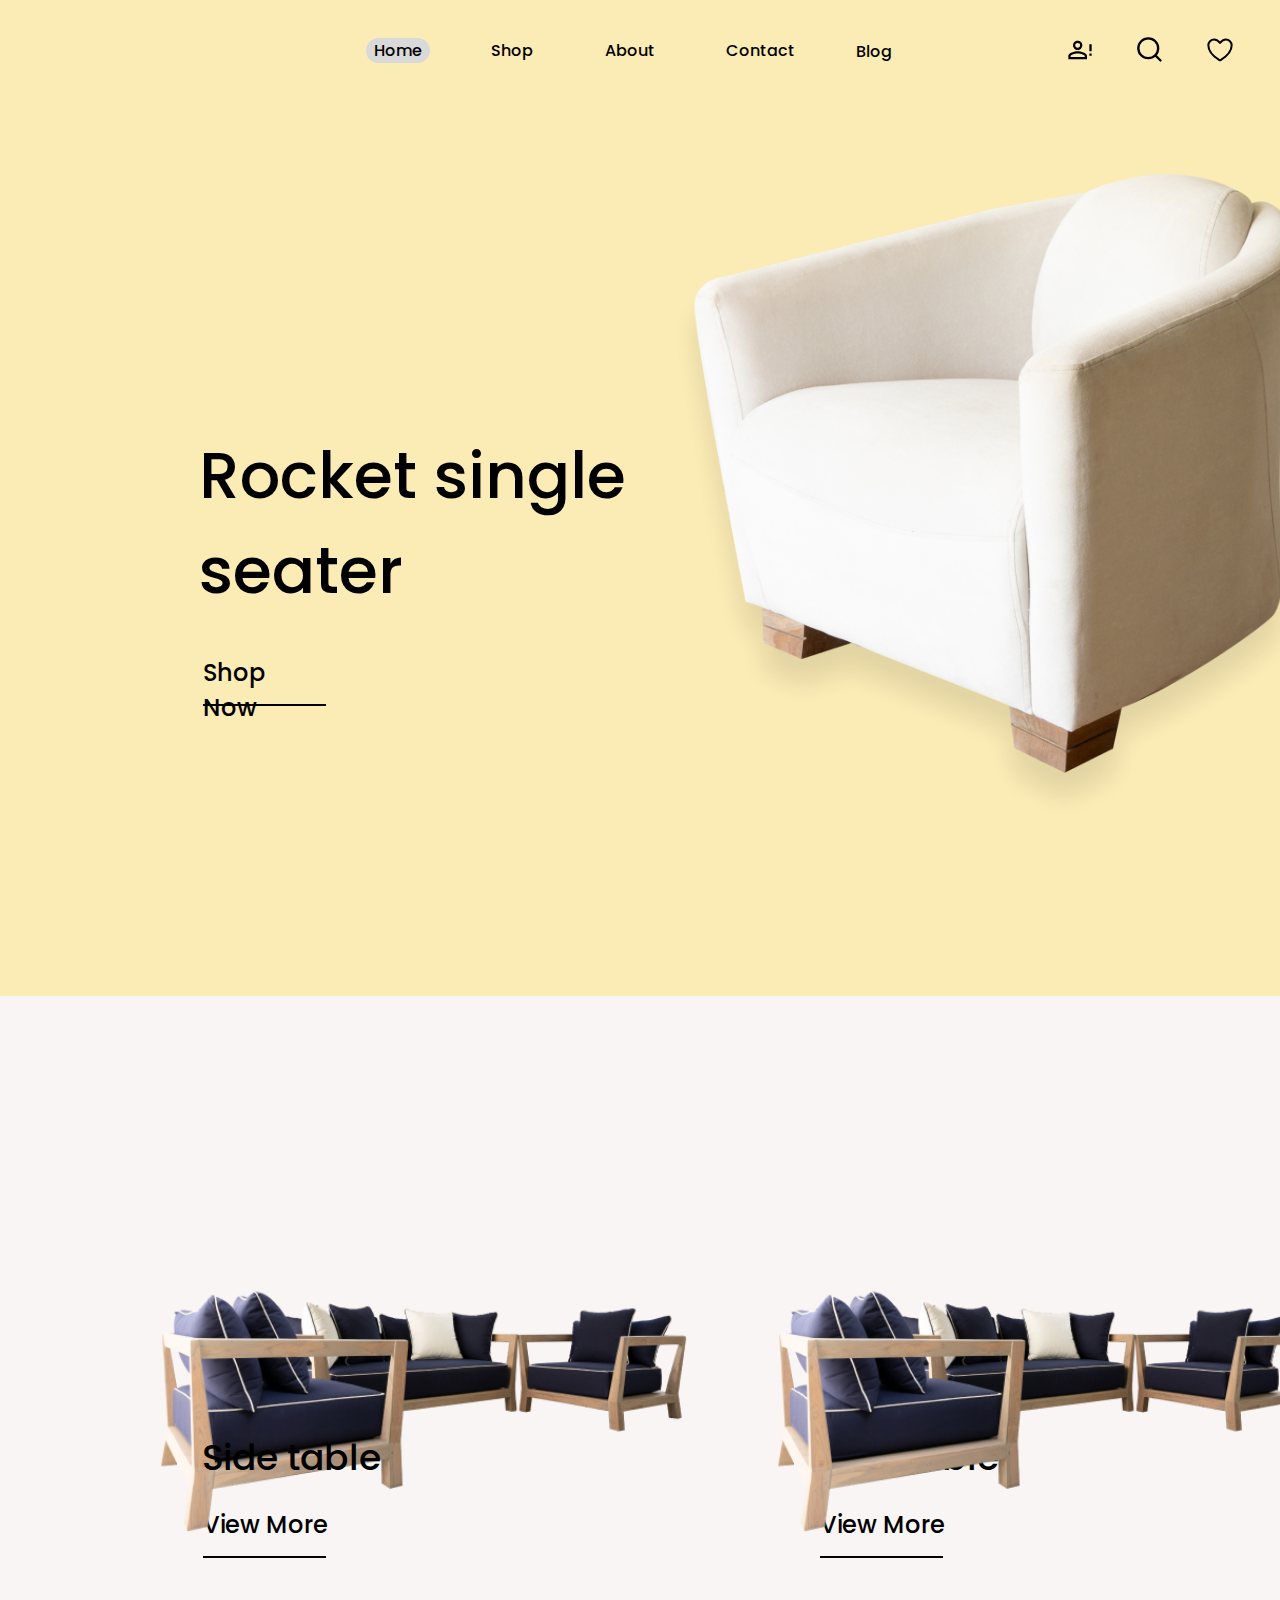
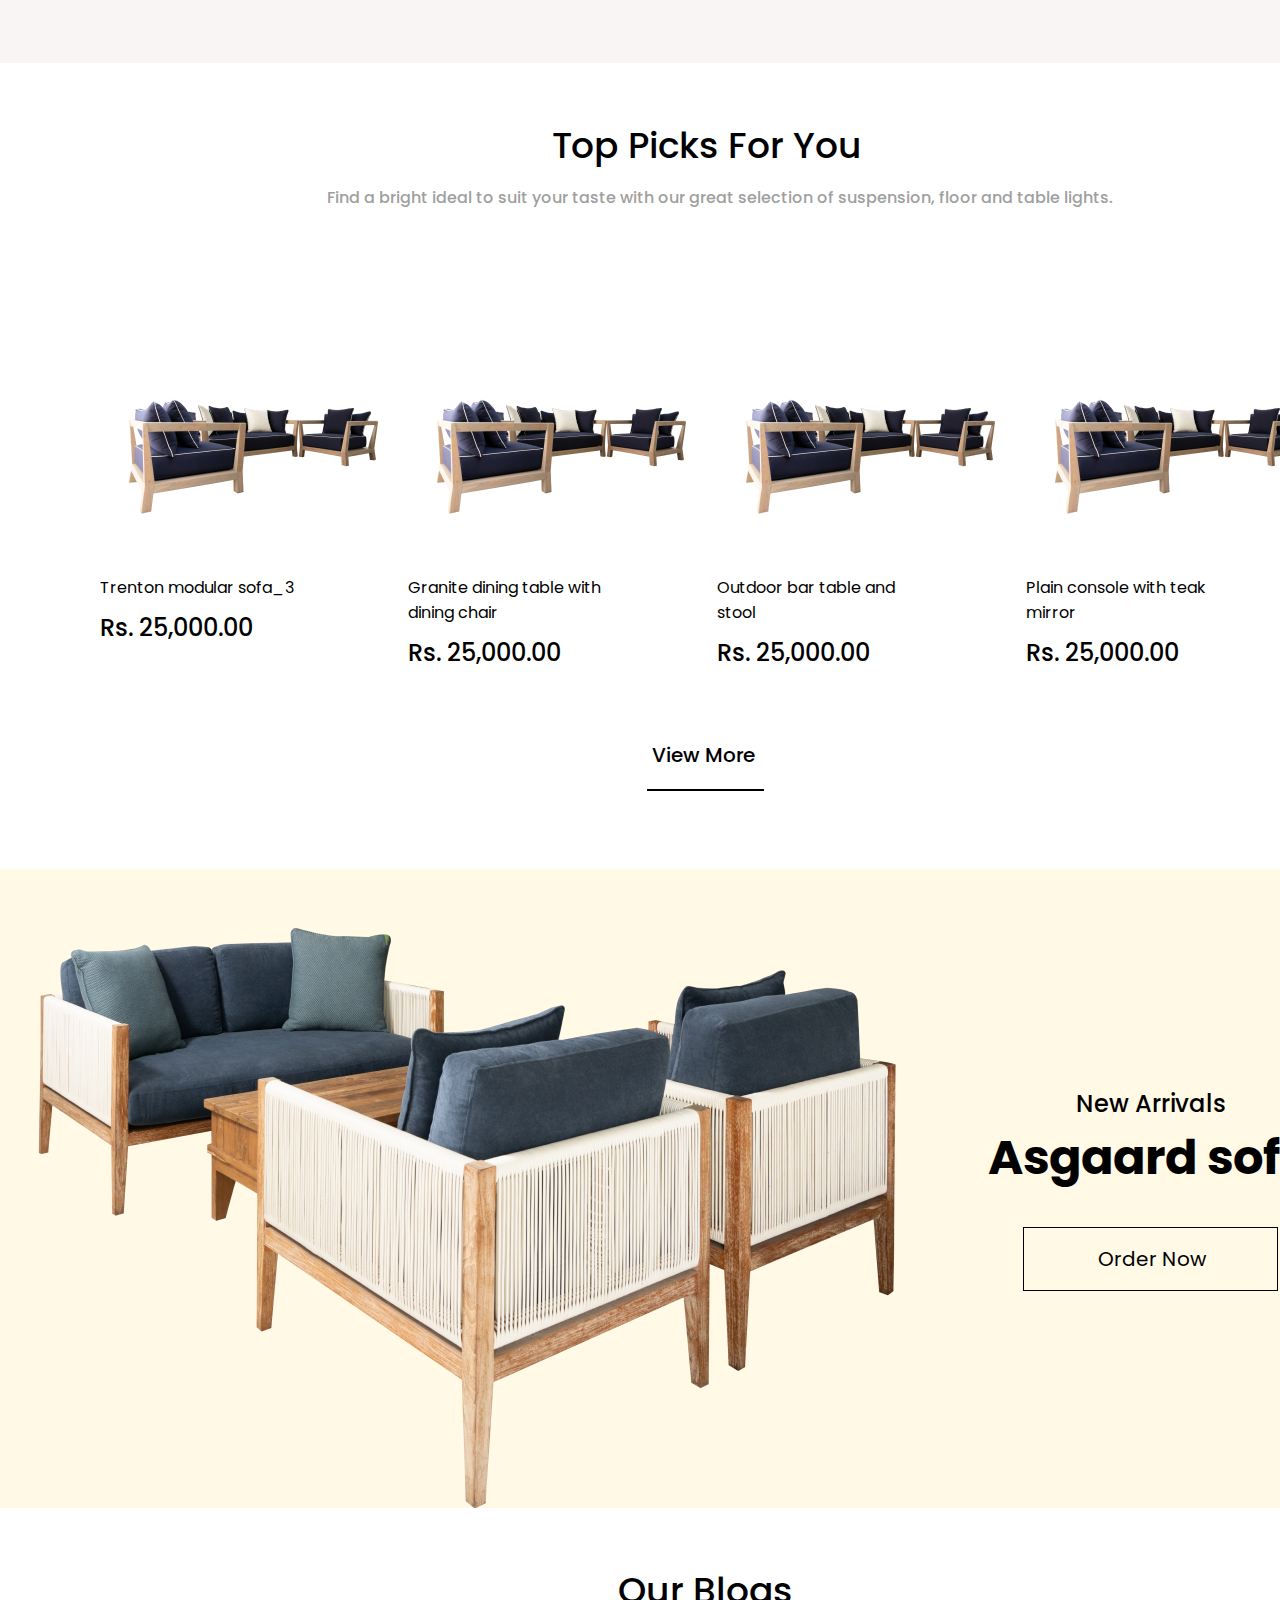
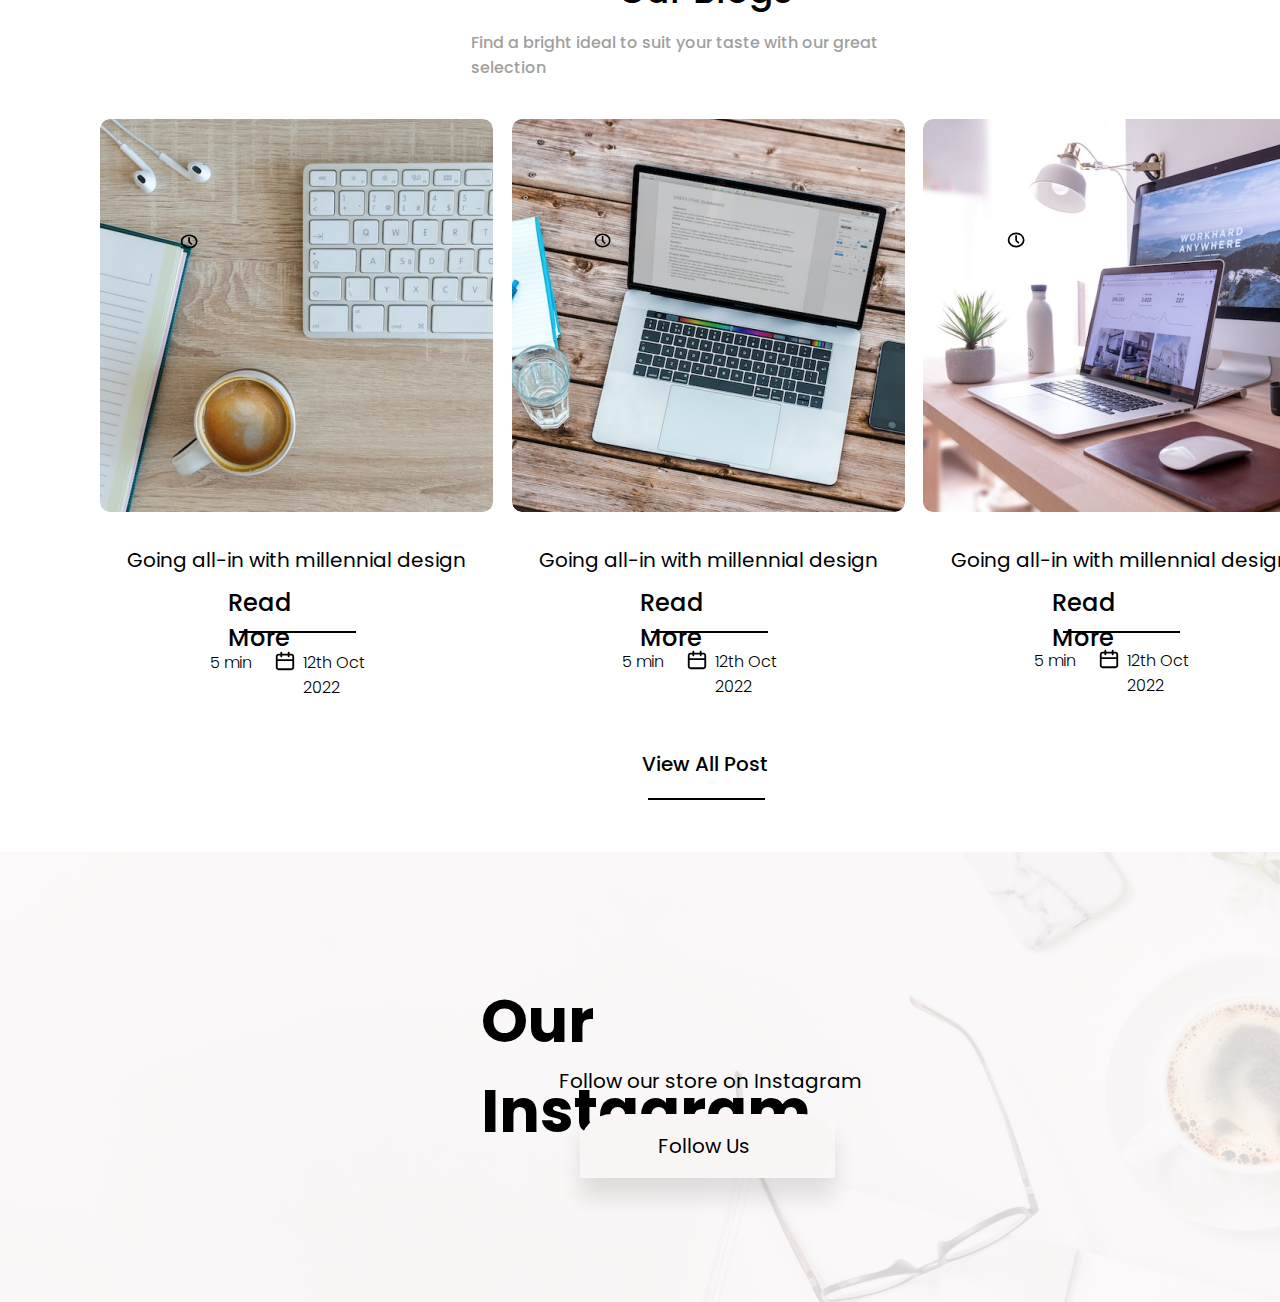
<file: Assignment 2/index.html>
<!DOCTYPE html>
<html>
  <head>
    <meta charset="utf-8" />
    <meta name="viewport" content="initial-scale=1, width=device-width" />

    <link rel="stylesheet" href="./global.css" />
    <link rel="stylesheet" href="./index.css" />
    <link
      rel="stylesheet"
      href="https://fonts.googleapis.com/css2?family=Poppins:wght@300;400;500;600;700&display=swap"
    />
  </head>
  <body>
    <div class="home">
      <div class="rectangle-parent">
        <div class="group-child"></div>
        <div class="group-parent">
          <div class="rectangle-group">
            <div class="group-item"></div>
            <div class="home1">Home</div>
          </div>
          <div class="shop">Shop</div>
          <div class="about">About</div>
          <div class="contact">Contact</div>
          <div class="blog">Blog</div>
        </div>
        <div class="mdiaccount-alert-outline-parent">
          <img
            class="mdiaccount-alert-outline-icon"
            alt=""
            src="./public/mdiaccountalertoutline.svg"
          />

          <img
            class="akar-iconssearch"
            alt=""
            src="./public/akariconssearch.svg"
          />

          <img
            class="akar-iconsheart"
            alt=""
            src="./public/akariconsheart.svg"
          />

          <img
            class="ant-designshopping-cart-outli-icon"
            alt=""
            src="./public/antdesignshoppingcartoutlined.svg"
          />
        </div>
      </div>
      <div class="rectangle-container">
        <div class="group-inner"></div>
        <img
          class="rocket-single-seater-1"
          alt=""
          src="./public/rocket-single-seater-1@2x.png"
        />

        <div class="rocket-single-seater-parent">
          <div class="rocket-single-seater">Rocket single seater</div>
          <div class="shop-now-parent">
            <div class="shop-now">Shop Now</div>
            <div class="line-div"></div>
          </div>
        </div>
      </div>
      <div class="group-div">
        <div class="rectangle-div"></div>
        <div class="group-container">
          <div class="view-more-parent">
            <div class="shop-now">View More</div>
            <div class="line-div"></div>
          </div>
          <img
            class="mask-group-icon"
            alt=""
            src="./public/mask-group@2x.png"
          />

          <div class="side-table">Side table</div>
        </div>
        <div class="group-parent1">
          <div class="view-more-parent">
            <div class="shop-now">View More</div>
            <div class="line-div"></div>
          </div>
          <div class="side-table1">Side table</div>
          <img
            class="mask-group-icon"
            alt=""
            src="./public/mask-group@2x.png"
          />
        </div>
      </div>
      <div class="rectangle-parent1">
        <div class="group-child3"></div>
        <div class="top-picks-for">Top Picks For You</div>
        <div class="find-a-bright">
          Find a bright ideal to suit your taste with our great selection of
          suspension, floor and table lights.
        </div>
        <div class="mask-group-parent">
          <img
            class="mask-group-icon2"
            alt=""
            src="./public/mask-group@2x.png"
          />

          <div class="trenton-modular-sofa-3-parent">
            <div class="our-instagram">Trenton modular sofa_3</div>
            <div class="rs-2500000">Rs. 25,000.00</div>
          </div>
        </div>
        <div class="group-parent2">
          <div class="granite-dining-table-with-dini-parent">
            <div class="granite-dining-table">
              Granite dining table with dining chair
            </div>
            <div class="rs-25000001">Rs. 25,000.00</div>
          </div>
          <img
            class="mask-group-icon2"
            alt=""
            src="./public/mask-group@2x.png"
          />
        </div>
        <div class="group-parent3">
          <div class="granite-dining-table-with-dini-parent">
            <div class="granite-dining-table">Outdoor bar table and stool</div>
            <div class="rs-25000001">Rs. 25,000.00</div>
          </div>
          <img
            class="mask-group-icon2"
            alt=""
            src="./public/mask-group@2x.png"
          />
        </div>
        <div class="group-parent4">
          <div class="plain-console-with-teak-mirror-parent">
            <div class="plain-console-with">Plain console with teak mirror</div>
            <div class="rs-25000001">Rs. 25,000.00</div>
          </div>
          <img
            class="mask-group-icon2"
            alt=""
            src="./public/mask-group@2x.png"
          />
        </div>
        <div class="view-more-container">
          <div class="view-more2">View More</div>
          <div class="group-child4"></div>
        </div>
      </div>
      <div class="rectangle-parent2">
        <div class="group-child5"></div>
        <img
          class="asgaard-sofa-1"
          alt=""
          src="./public/asgaard-sofa-1@2x.png"
        />

        <div class="group-parent5">
          <div class="new-arrivals-parent">
            <div class="new-arrivals">New Arrivals</div>
            <b class="asgaard-sofa">Asgaard sofa</b>
          </div>
          <div class="rectangle-parent3">
            <div class="group-child6"></div>
            <div class="order-now">Order Now</div>
          </div>
        </div>
      </div>
      <div class="rectangle-parent4">
        <div class="group-child7"></div>
        <div class="our-blogs-parent">
          <div class="our-blogs">Our Blogs</div>
          <div class="find-a-bright1">
            Find a bright ideal to suit your taste with our great selection
          </div>
        </div>
        <div class="group-parent6">
          <div class="view-all-post-parent">
            <div class="shop-now">View All Post</div>
            <div class="group-child8"></div>
          </div>
          <div class="group-parent7">
            <div class="rectangle-parent5">
              <img
                class="rectangle-icon"
                alt=""
                src="./public/rectangle-13@2x.png"
              />

              <div class="going-all-in-with-millennial-d-parent">
                <div class="going-all-in-with">
                  Going all-in with millennial design
                </div>
                <div class="read-more-parent">
                  <div class="shop-now">Read More</div>
                  <div class="group-child9"></div>
                </div>
                <div class="group-parent8">
                  <div class="th-oct-2022-parent">
                    <div class="th-oct-2022">12th Oct 2022</div>
                    <img
                      class="uilcalender-icon"
                      alt=""
                      src="./public/uilcalender.svg"
                    />
                  </div>
                  <div class="min-parent">
                    <div class="min">5 min</div>
                    <img class="group-icon" alt="" src="./public/group.svg" />
                  </div>
                </div>
              </div>
            </div>
            <div class="rectangle-parent6">
              <img
                class="rectangle-icon"
                alt=""
                src="./public/rectangle-14@2x.png"
              />

              <div class="going-all-in-with-millennial-d-group">
                <div class="going-all-in-with1">
                  Going all-in with millennial design
                </div>
                <div class="read-more-group">
                  <div class="shop-now">Read More</div>
                  <div class="group-child9"></div>
                </div>
                <div class="group-parent9">
                  <div class="th-oct-2022-group">
                    <div class="th-oct-2022">12th Oct 2022</div>
                    <img
                      class="uilcalender-icon"
                      alt=""
                      src="./public/uilcalender.svg"
                    />
                  </div>
                  <div class="min-group">
                    <div class="min1">5 min</div>
                    <img class="group-icon1" alt="" src="./public/group.svg" />
                  </div>
                </div>
              </div>
            </div>
            <div class="rectangle-parent7">
              <img
                class="rectangle-icon"
                alt=""
                src="./public/rectangle-15@2x.png"
              />

              <div class="going-all-in-with-millennial-d-container">
                <div class="going-all-in-with2">
                  Going all-in with millennial design
                </div>
                <div class="read-more-container">
                  <div class="shop-now">Read More</div>
                  <div class="group-child9"></div>
                </div>
                <div class="group-parent10">
                  <div class="th-oct-2022-container">
                    <div class="th-oct-2022">12th Oct 2022</div>
                    <img
                      class="uilcalender-icon"
                      alt=""
                      src="./public/uilcalender.svg"
                    />
                  </div>
                  <div class="min-container">
                    <div class="min2">5 min</div>
                    <img class="group-icon2" alt="" src="./public/group.svg" />
                  </div>
                </div>
              </div>
            </div>
          </div>
        </div>
      </div>
      <div class="group-parent11">
        <img class="group-child14" alt="" src="./public/group-43@2x.png" />

        <div class="group-parent12">
          <div class="our-instagram-parent">
            <b class="our-instagram">Our Instagram</b>
            <div class="follow-our-store">Follow our store on Instagram</div>
          </div>
          <div class="rectangle-parent8">
            <div class="group-child15"></div>
            <div class="follow-us">Follow Us</div>
          </div>
        </div>
      </div>
    </div>
  </body>
</html>
</file>
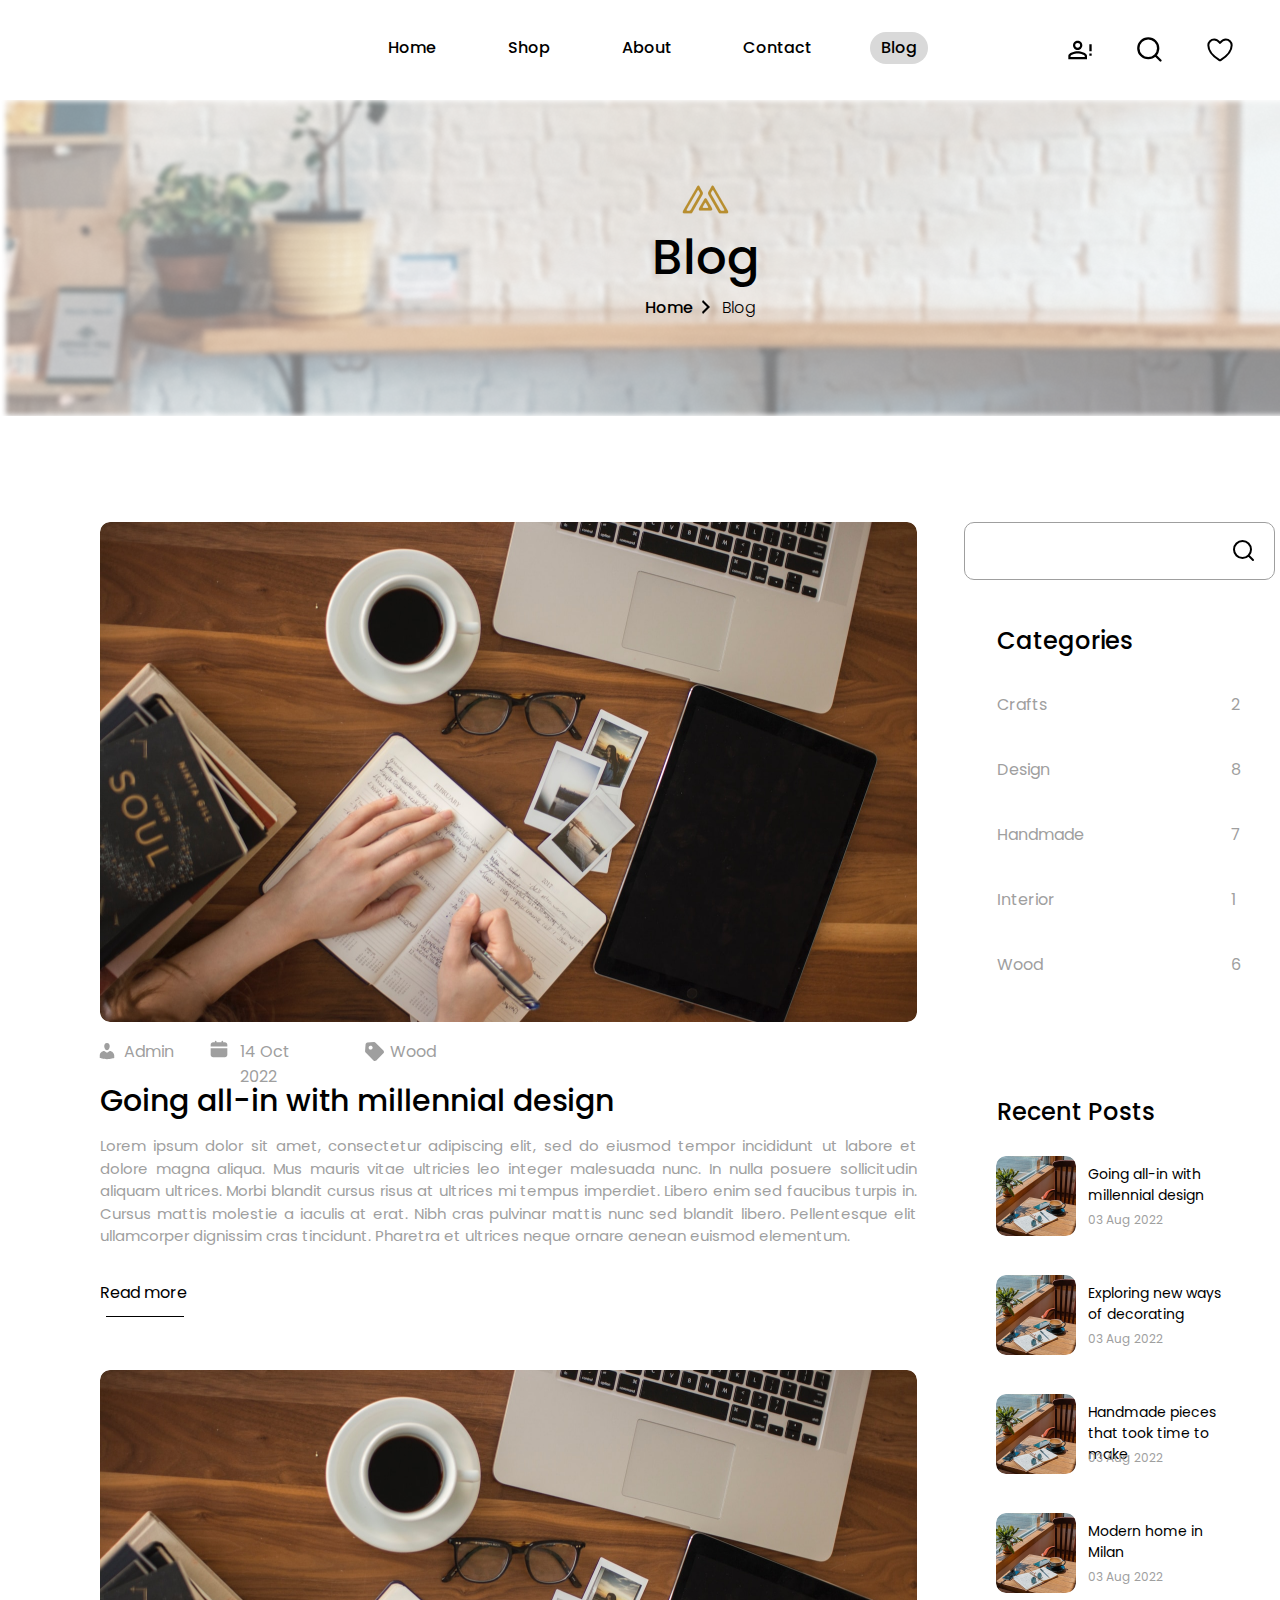
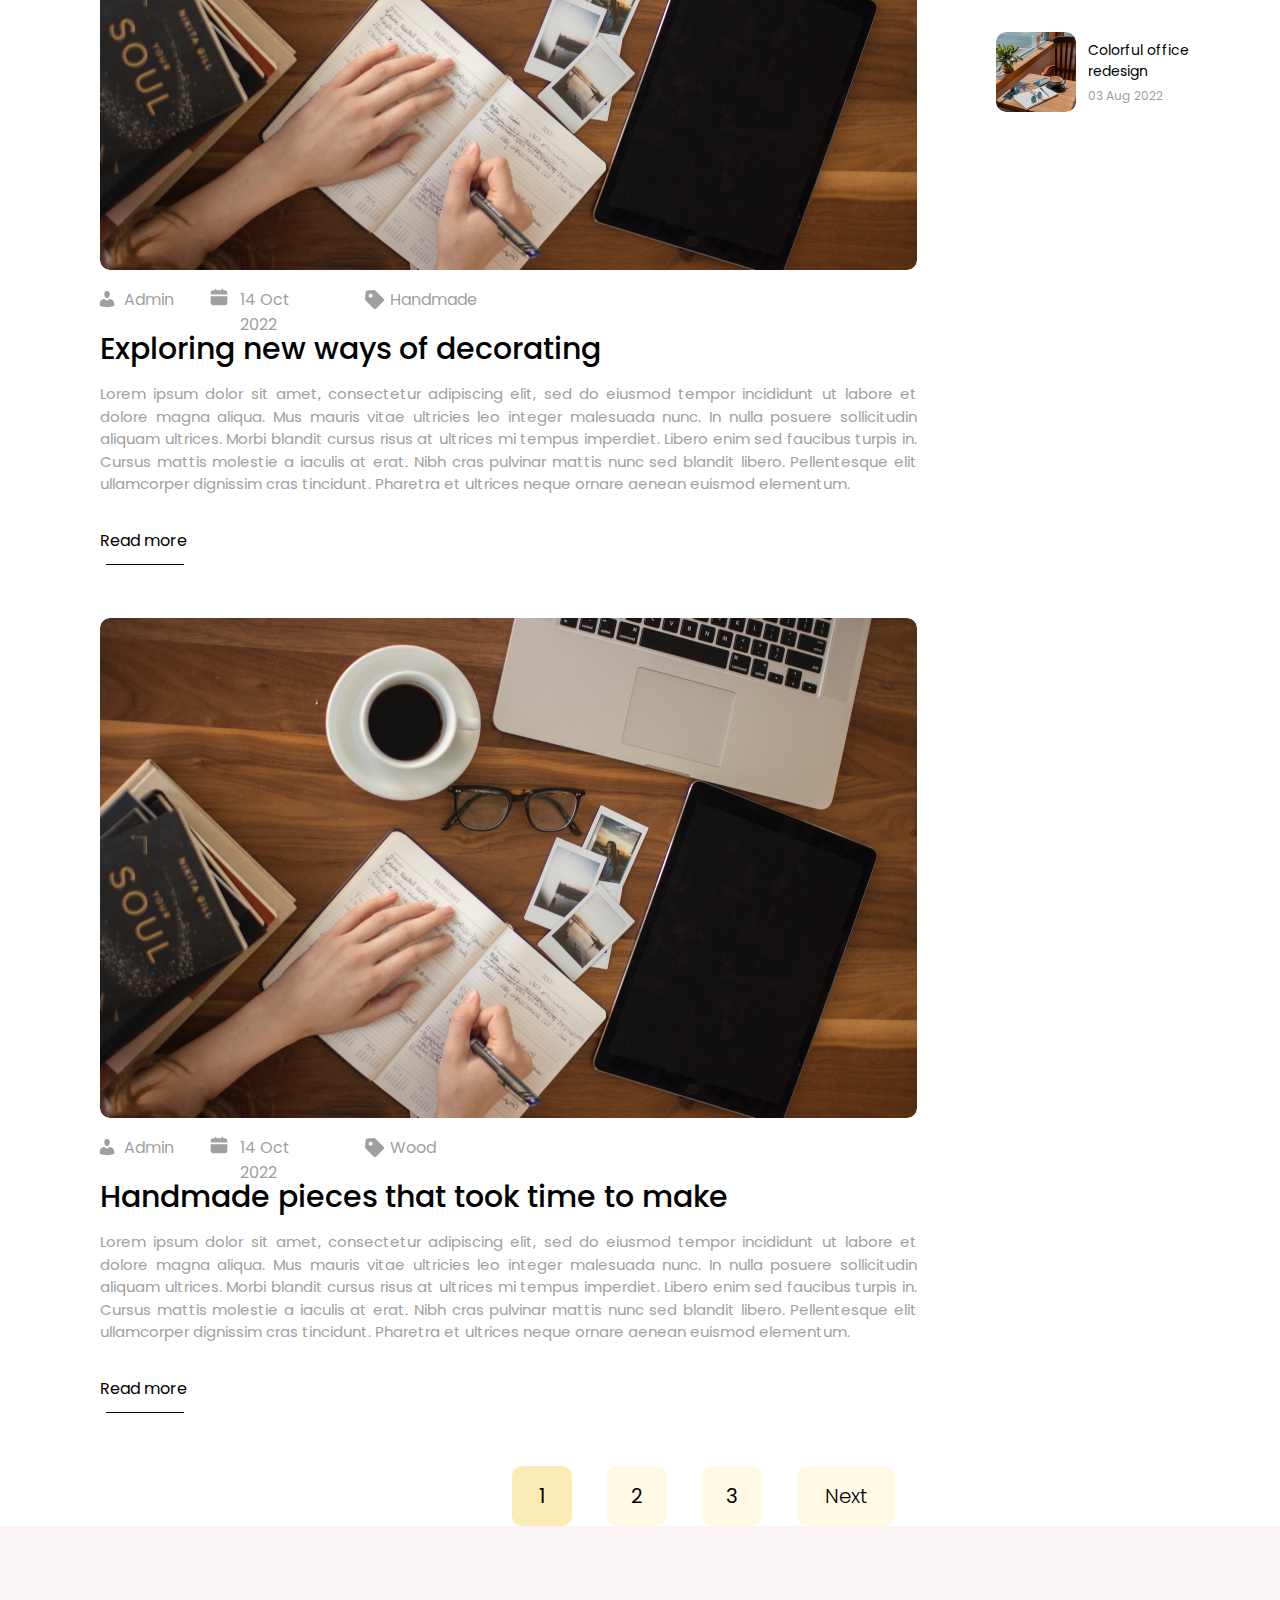
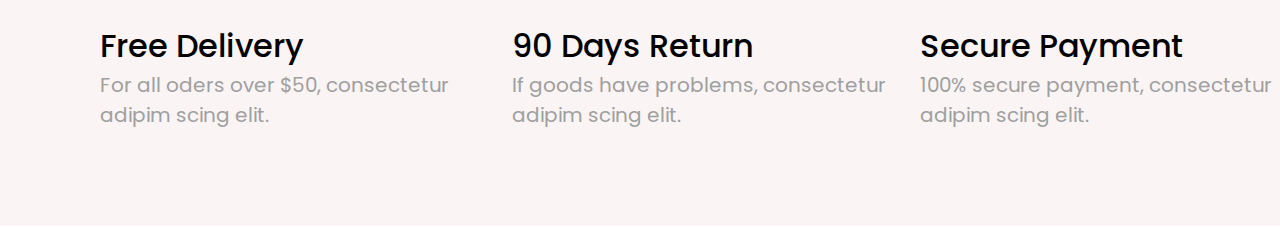
<file: Assignment 2/blog.html>
<!DOCTYPE html>
<html>
  <head>
    <meta charset="utf-8" />
    <meta name="viewport" content="initial-scale=1, width=device-width" />

    <link rel="stylesheet" href="./global.css" />
    <link rel="stylesheet" href="./blog.css" />
    <link
      rel="stylesheet"
      href="https://fonts.googleapis.com/css2?family=Poppins:wght@300;400;500;600;700&display=swap"
    />
  </head>
  <body>
    <div class="blog7">
      <div class="rectangle-parent66">
        <div class="group-child112"></div>
        <div class="home-parent10">
          <div class="home14">Home</div>
          <div class="shop11">Shop</div>
          <div class="about7">About</div>
          <div class="contact10">Contact</div>
          <div class="rectangle-parent67">
            <div class="group-child113"></div>
            <div class="blog8">Blog</div>
          </div>
        </div>
        <div class="mdiaccount-alert-outline-parent4">
          <img
            class="mdiaccount-alert-outline-icon6"
            alt=""
            src="./public/mdiaccountalertoutline.svg"
          />

          <img
            class="akar-iconssearch6"
            alt=""
            src="./public/akariconssearch.svg"
          />

          <img
            class="akar-iconsheart6"
            alt=""
            src="./public/akariconsheart.svg"
          />

          <img
            class="ant-designshopping-cart-outli-icon6"
            alt=""
            src="./public/antdesignshoppingcartoutlined.svg"
          />
        </div>
      </div>
      <div class="rectangle-parent68">
        <img class="group-child114" alt="" src="./public/rectangle-1@2x.png" />

        <div class="blog-parent">
          <div class="blog9">Blog</div>
          <img
            class="meubel-house-logos-05-icon5"
            alt=""
            src="./public/meubel-house-logos05@2x.png"
          />
        </div>
        <div class="home-parent11">
          <div class="home15">Home</div>
          <div class="blog10">Blog</div>
          <img
            class="dashiconsarrow-down-alt27"
            alt=""
            src="./public/dashiconsarrowdownalt2@2x.png"
          />
        </div>
      </div>
      <div class="rectangle-parent69">
        <div class="group-child115"></div>
        <div class="free-delivery-parent4">
          <div class="home15">Free Delivery</div>
          <div class="for-all-oders6">
            For all oders over $50, consectetur adipim scing elit.
          </div>
        </div>
        <div class="days-return-parent4">
          <div class="home15">90 Days Return</div>
          <div class="for-all-oders6">
            If goods have problems, consectetur adipim scing elit.
          </div>
        </div>
        <div class="secure-payment-parent4">
          <div class="home15">Secure Payment</div>
          <div class="for-all-oders6">
            100% secure payment, consectetur adipim scing elit.
          </div>
        </div>
      </div>
      <div class="rectangle-parent70">
        <div class="group-child116"></div>
        <div class="rectangle-parent71">
          <div class="group-child117"></div>
          <div class="categories-parent">
            <div class="categories">Categories</div>
            <div class="crafts">Crafts</div>
            <div class="design">Design</div>
            <div class="handmade">Handmade</div>
            <div class="interior">Interior</div>
            <div class="wood">Wood</div>
            <div class="div13">2</div>
            <div class="div14">8</div>
            <div class="div15">7</div>
            <div class="div16">1</div>
            <div class="div17">6</div>
          </div>
          <div class="rectangle-parent72">
            <div class="group-child118"></div>
            <img
              class="akar-iconssearch7"
              alt=""
              src="./public/akariconssearch.svg"
            />
          </div>
        </div>
        <div class="group-parent35">
          <div class="going-all-in-with-millennial-d-parent1">
            <div class="exploring-new-ways">
              Going all-in with millennial design
            </div>
            <div class="lorem-ipsum-dolor">
              Lorem ipsum dolor sit amet, consectetur adipiscing elit, sed do
              eiusmod tempor incididunt ut labore et dolore magna aliqua. Mus
              mauris vitae ultricies leo integer malesuada nunc. In nulla
              posuere sollicitudin aliquam ultrices. Morbi blandit cursus risus
              at ultrices mi tempus imperdiet. Libero enim sed faucibus turpis
              in. Cursus mattis molestie a iaculis at erat. Nibh cras pulvinar
              mattis nunc sed blandit libero. Pellentesque elit ullamcorper
              dignissim cras tincidunt. Pharetra et ultrices neque ornare aenean
              euismod elementum.
            </div>
            <img
              class="group-child119"
              alt=""
              src="./public/rectangle-68@2x.png"
            />

            <div class="group-parent36">
              <div class="admin-parent">
                <div class="admin">Admin</div>
                <img
                  class="dashiconsadmin-users"
                  alt=""
                  src="./public/dashiconsadminusers.svg"
                />
              </div>
              <div class="wood-parent">
                <div class="wood1">Wood</div>
                <img class="citag-icon" alt="" src="./public/citag.svg" />
              </div>
              <div class="oct-2022-parent">
                <div class="oct-2022">14 Oct 2022</div>
                <img
                  class="uiscalender-icon"
                  alt=""
                  src="./public/uiscalender.svg"
                />
              </div>
            </div>
            <div class="read-more-parent1">
              <div class="read-more3">Read more</div>
              <div class="group-child120"></div>
            </div>
          </div>
          <div class="exploring-new-ways-of-decorati-parent">
            <div class="exploring-new-ways">
              Exploring new ways of decorating
            </div>
            <div class="lorem-ipsum-dolor">
              Lorem ipsum dolor sit amet, consectetur adipiscing elit, sed do
              eiusmod tempor incididunt ut labore et dolore magna aliqua. Mus
              mauris vitae ultricies leo integer malesuada nunc. In nulla
              posuere sollicitudin aliquam ultrices. Morbi blandit cursus risus
              at ultrices mi tempus imperdiet. Libero enim sed faucibus turpis
              in. Cursus mattis molestie a iaculis at erat. Nibh cras pulvinar
              mattis nunc sed blandit libero. Pellentesque elit ullamcorper
              dignissim cras tincidunt. Pharetra et ultrices neque ornare aenean
              euismod elementum.
            </div>
            <img
              class="group-child119"
              alt=""
              src="./public/rectangle-68@2x.png"
            />

            <div class="group-parent37">
              <div class="admin-parent">
                <div class="admin">Admin</div>
                <img
                  class="dashiconsadmin-users"
                  alt=""
                  src="./public/dashiconsadminusers.svg"
                />
              </div>
              <div class="handmade-parent">
                <div class="wood1">Handmade</div>
                <img class="citag-icon" alt="" src="./public/citag.svg" />
              </div>
              <div class="oct-2022-parent">
                <div class="oct-2022">14 Oct 2022</div>
                <img
                  class="uiscalender-icon"
                  alt=""
                  src="./public/uiscalender.svg"
                />
              </div>
            </div>
            <div class="read-more-parent1">
              <div class="read-more3">Read more</div>
              <div class="group-child120"></div>
            </div>
          </div>
          <div class="handmade-pieces-that-took-time-parent">
            <div class="exploring-new-ways">
              Handmade pieces that took time to make
            </div>
            <div class="lorem-ipsum-dolor">
              Lorem ipsum dolor sit amet, consectetur adipiscing elit, sed do
              eiusmod tempor incididunt ut labore et dolore magna aliqua. Mus
              mauris vitae ultricies leo integer malesuada nunc. In nulla
              posuere sollicitudin aliquam ultrices. Morbi blandit cursus risus
              at ultrices mi tempus imperdiet. Libero enim sed faucibus turpis
              in. Cursus mattis molestie a iaculis at erat. Nibh cras pulvinar
              mattis nunc sed blandit libero. Pellentesque elit ullamcorper
              dignissim cras tincidunt. Pharetra et ultrices neque ornare aenean
              euismod elementum.
            </div>
            <img
              class="group-child119"
              alt=""
              src="./public/rectangle-68@2x.png"
            />

            <div class="group-parent36">
              <div class="admin-parent">
                <div class="admin">Admin</div>
                <img
                  class="dashiconsadmin-users"
                  alt=""
                  src="./public/dashiconsadminusers.svg"
                />
              </div>
              <div class="wood-parent">
                <div class="wood1">Wood</div>
                <img class="citag-icon" alt="" src="./public/citag.svg" />
              </div>
              <div class="oct-2022-parent">
                <div class="oct-2022">14 Oct 2022</div>
                <img
                  class="uiscalender-icon"
                  alt=""
                  src="./public/uiscalender.svg"
                />
              </div>
            </div>
            <div class="read-more-parent1">
              <div class="read-more3">Read more</div>
              <div class="group-child120"></div>
            </div>
          </div>
        </div>
        <div class="rectangle-parent73">
          <div class="group-child125"></div>
          <div class="recent-posts-parent">
            <div class="recent-posts">Recent Posts</div>
            <div class="group-parent39">
              <div class="modern-home-in-milan-parent">
                <div class="modern-home-in">
                  Going all-in with millennial design
                </div>
                <div class="aug-2022">03 Aug 2022</div>
              </div>
              <img
                class="group-child126"
                alt=""
                src="./public/rectangle-69@2x.png"
              />
            </div>
            <div class="group-parent40">
              <div class="exploring-new-ways-of-decorati-group">
                <div class="exploring-new-ways1">
                  Exploring new ways of decorating
                </div>
                <div class="aug-2022">03 Aug 2022</div>
              </div>
              <img
                class="group-child126"
                alt=""
                src="./public/rectangle-69@2x.png"
              />
            </div>
            <div class="group-parent41">
              <div class="handmade-pieces-that-took-time-group">
                <div class="handmade-pieces-that1">
                  Handmade pieces that took time to make
                </div>
                <div class="aug-2022">03 Aug 2022</div>
              </div>
              <img
                class="group-child126"
                alt=""
                src="./public/rectangle-69@2x.png"
              />
            </div>
            <div class="group-parent42">
              <div class="modern-home-in-milan-parent">
                <div class="modern-home-in">Modern home in Milan</div>
                <div class="aug-2022">03 Aug 2022</div>
              </div>
              <img
                class="group-child126"
                alt=""
                src="./public/rectangle-69@2x.png"
              />
            </div>
            <div class="group-parent43">
              <div class="modern-home-in-milan-parent">
                <div class="modern-home-in">Colorful office redesign</div>
                <div class="aug-2022">03 Aug 2022</div>
              </div>
              <img
                class="group-child126"
                alt=""
                src="./public/rectangle-69@2x.png"
              />
            </div>
          </div>
        </div>
        <div class="group-parent44">
          <div class="rectangle-parent74">
            <div class="group-child131"></div>
            <div class="div18">1</div>
          </div>
          <div class="rectangle-parent75">
            <div class="group-child132"></div>
            <div class="div19">2</div>
          </div>
          <div class="rectangle-parent76">
            <div class="group-child132"></div>
            <div class="div19">3</div>
          </div>
          <div class="rectangle-parent77">
            <div class="group-child134"></div>
            <div class="next1">Next</div>
          </div>
        </div>
      </div>
    </div>
  </body>
</html>
</file>
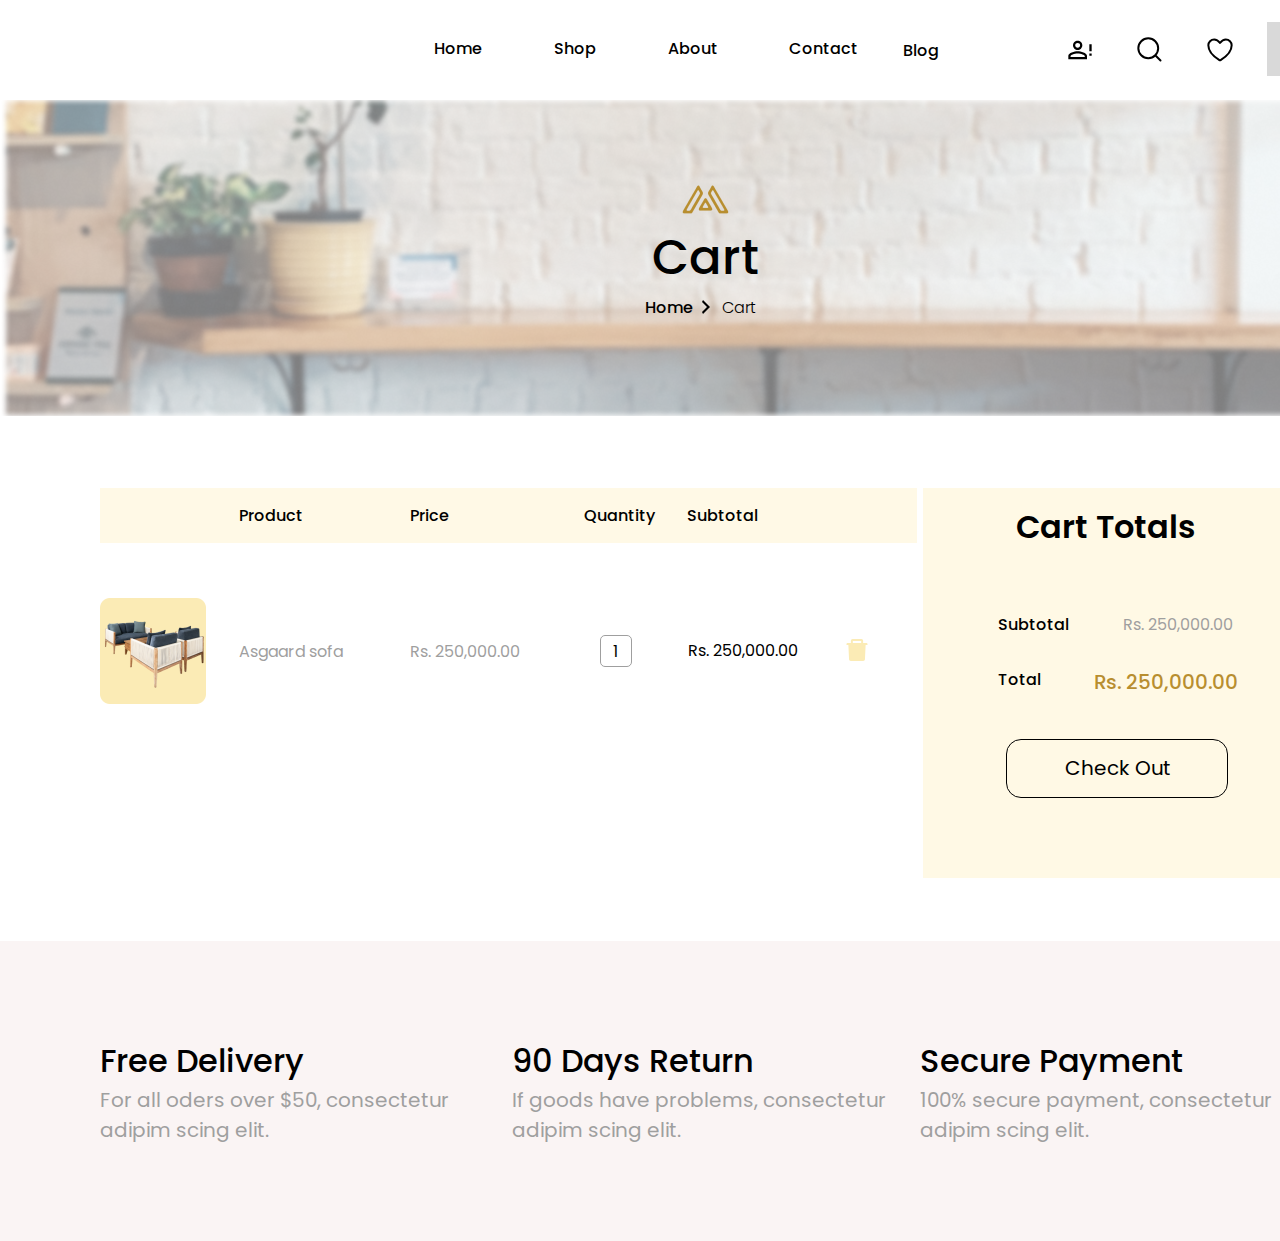
<file: Assignment 2/cart.html>
<!DOCTYPE html>
<html>
  <head>
    <meta charset="utf-8" />
    <meta name="viewport" content="initial-scale=1, width=device-width" />

    <link rel="stylesheet" href="./global.css" />
    <link rel="stylesheet" href="./cart.css" />
    <link
      rel="stylesheet"
      href="https://fonts.googleapis.com/css2?family=Poppins:wght@300;400;500;600;700&display=swap"
    />
  </head>
  <body>
    <div class="cart">
      <div class="rectangle-parent21">
        <div class="group-child29"></div>
        <div class="home-container">
          <div class="home4">Home</div>
          <div class="shop5">Shop</div>
          <div class="about2">About</div>
          <div class="contact2">Contact</div>
          <div class="blog2">Blog</div>
        </div>
        <img class="group-child30" alt="" src="./public/group-1.svg" />
      </div>
      <div class="rectangle-parent22">
        <img class="group-child31" alt="" src="./public/rectangle-1@2x.png" />

        <div class="cart-parent">
          <div class="cart1">Cart</div>
          <img
            class="meubel-house-logos-05-icon1"
            alt=""
            src="./public/meubel-house-logos05@2x.png"
          />
        </div>
        <div class="home-parent1">
          <div class="home4">Home</div>
          <div class="cart2">Cart</div>
          <img
            class="dashiconsarrow-down-alt21"
            alt=""
            src="./public/dashiconsarrowdownalt2@2x.png"
          />
        </div>
      </div>
      <div class="rectangle-parent23">
        <div class="group-child32"></div>
        <div class="group-parent19">
          <div class="group-parent20">
            <div class="rs-25000000-parent">
              <div class="rs-250000001">Rs. 250,000.00</div>
              <div class="asgaard-sofa2">Asgaard sofa</div>
              <div class="rs-250000002">Rs. 250,000.00</div>
            </div>
            <div class="rectangle-parent24">
              <div class="group-child33"></div>
              <div class="product-parent">
                <div class="product">Product</div>
                <div class="price">Price</div>
                <div class="quantity">Quantity</div>
                <div class="subtotal">Subtotal</div>
                <img
                  class="group-child34"
                  alt=""
                  src="./public/group-137@2x.png"
                />

                <div class="rectangle-parent25">
                  <div class="group-child35"></div>
                  <div class="div4">1</div>
                </div>
                <img
                  class="ant-designdelete-filled-icon"
                  alt=""
                  src="./public/antdesigndeletefilled.svg"
                />
              </div>
            </div>
          </div>
          <div class="rectangle-parent26">
            <div class="group-child36"></div>
            <div class="cart-totals">Cart Totals</div>
            <div class="subtotal1">Subtotal</div>
            <div class="total">Total</div>
            <div class="rs-250000003">Rs. 250,000.00</div>
            <div class="rs-250000004">Rs. 250,000.00</div>
            <div class="rectangle-parent27">
              <div class="group-child37"></div>
              <div class="check-out">Check Out</div>
            </div>
          </div>
        </div>
      </div>
      <div class="rectangle-parent28">
        <div class="group-child38"></div>
        <div class="free-delivery-group">
          <div class="home4">Free Delivery</div>
          <div class="for-all-oders1">
            For all oders over $50, consectetur adipim scing elit.
          </div>
        </div>
        <div class="days-return-group">
          <div class="home4">90 Days Return</div>
          <div class="for-all-oders1">
            If goods have problems, consectetur adipim scing elit.
          </div>
        </div>
        <div class="secure-payment-group">
          <div class="home4">Secure Payment</div>
          <div class="for-all-oders1">
            100% secure payment, consectetur adipim scing elit.
          </div>
        </div>
      </div>
    </div>
  </body>
</html>
</file>
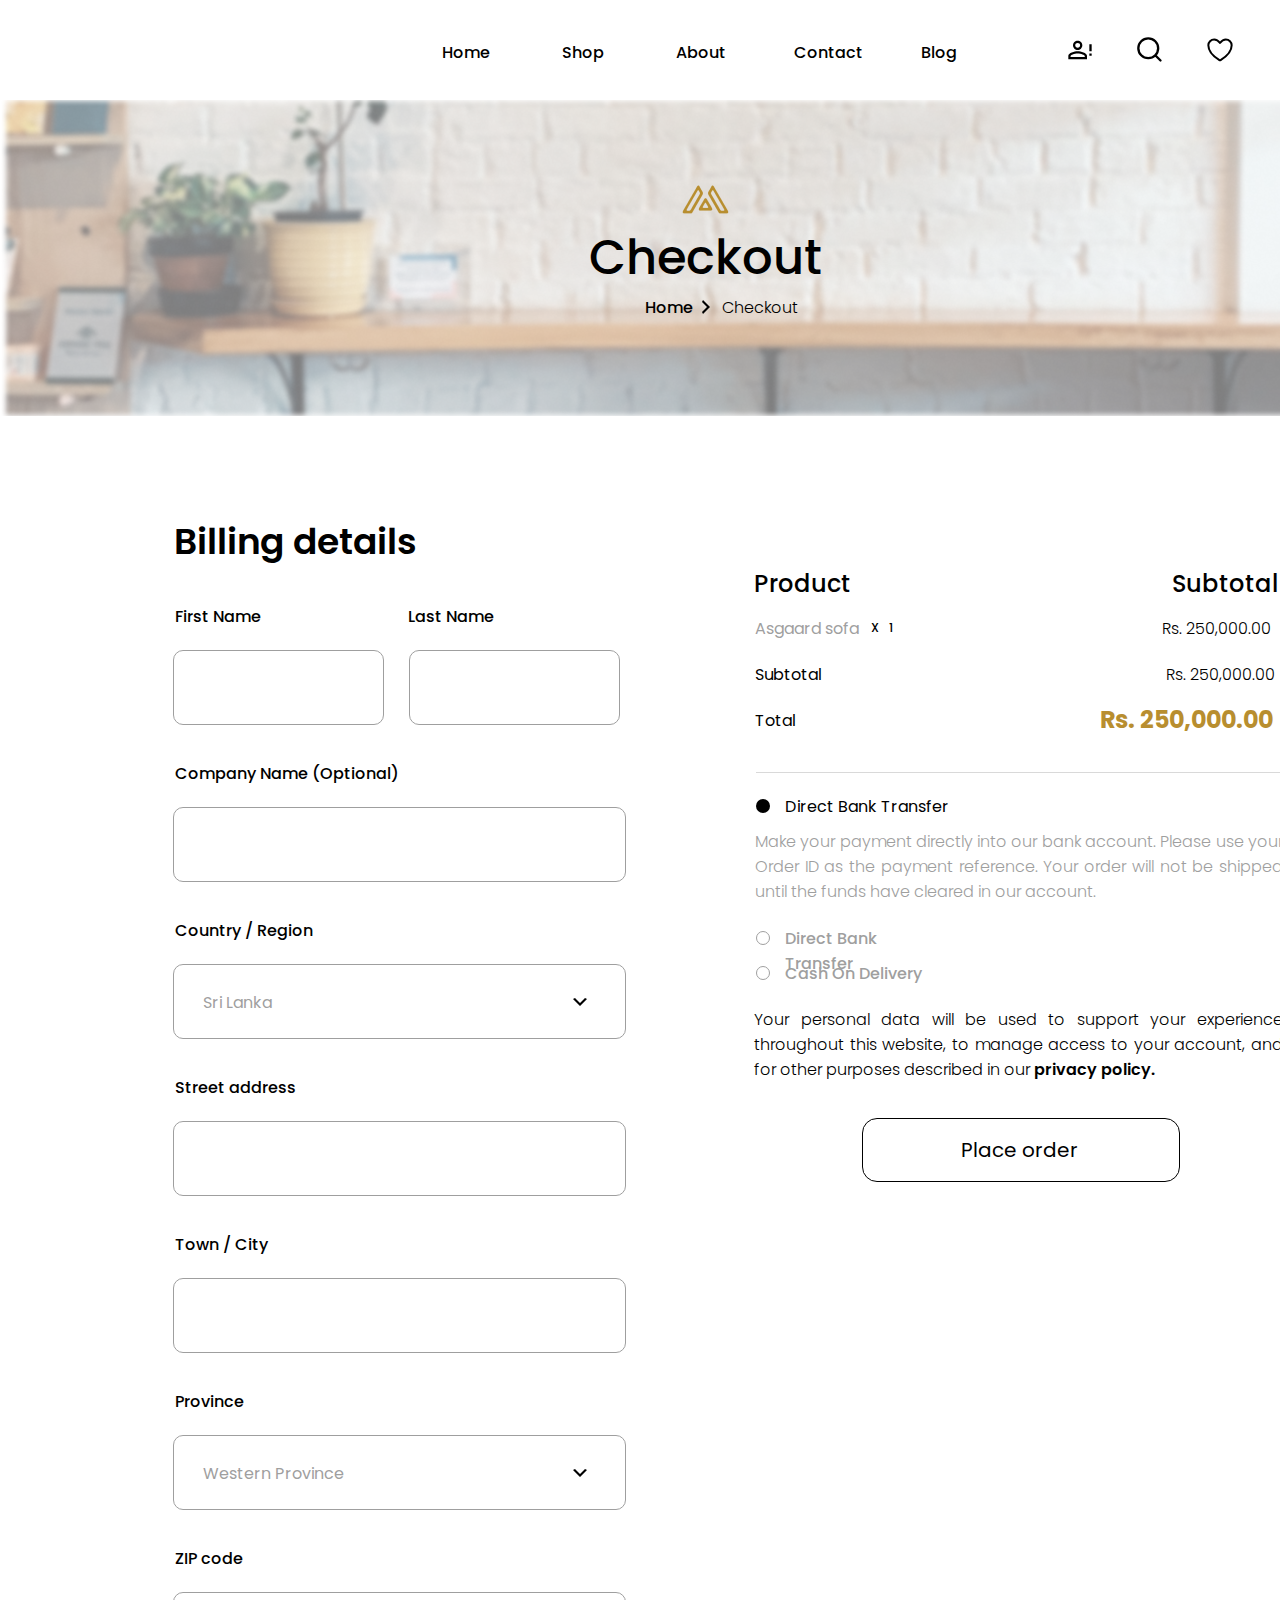
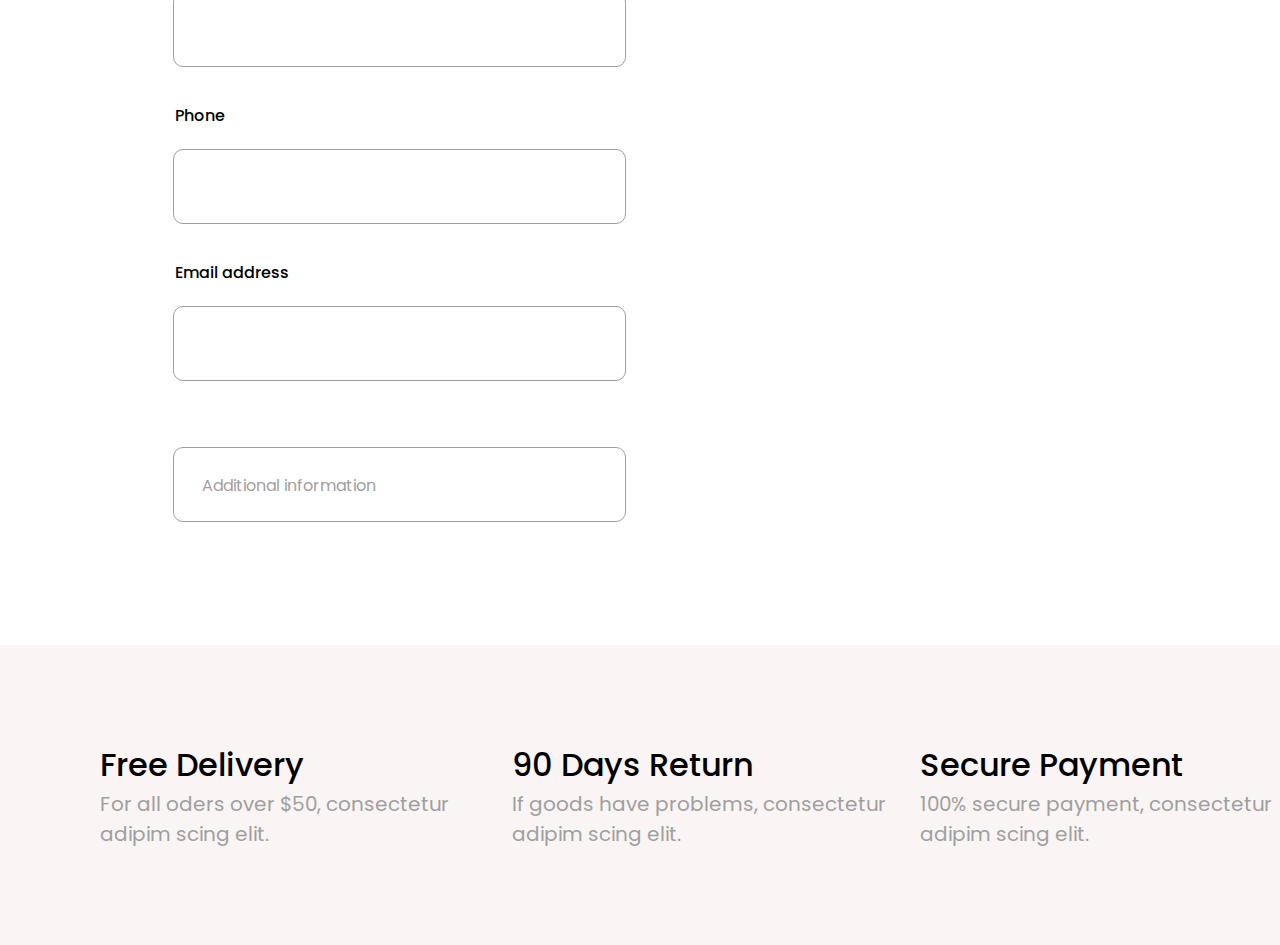
<file: Assignment 2/checkout.html>
<!DOCTYPE html>
<html>
  <head>
    <meta charset="utf-8" />
    <meta name="viewport" content="initial-scale=1, width=device-width" />

    <link rel="stylesheet" href="./global.css" />
    <link rel="stylesheet" href="./checkout.css" />
    <link
      rel="stylesheet"
      href="https://fonts.googleapis.com/css2?family=Poppins:wght@300;400;500;600;700&display=swap"
    />
  </head>
  <body>
    <div class="checkout">
      <div class="rectangle-parent50">
        <div class="group-child79"></div>
        <div class="home-parent6">
          <div class="home10">Home</div>
          <div class="shop9">Shop</div>
          <div class="about5">About</div>
          <div class="contact5">Contact</div>
          <div class="blog5">Blog</div>
        </div>
        <div class="mdiaccount-alert-outline-parent2">
          <img
            class="mdiaccount-alert-outline-icon4"
            alt=""
            src="./public/mdiaccountalertoutline.svg"
          />

          <img
            class="akar-iconssearch4"
            alt=""
            src="./public/akariconssearch.svg"
          />

          <img
            class="akar-iconsheart4"
            alt=""
            src="./public/akariconsheart.svg"
          />

          <img
            class="ant-designshopping-cart-outli-icon4"
            alt=""
            src="./public/antdesignshoppingcartoutlined.svg"
          />
        </div>
      </div>
      <div class="rectangle-parent51">
        <img class="group-child80" alt="" src="./public/rectangle-1@2x.png" />

        <div class="checkout-parent">
          <div class="checkout1">Checkout</div>
          <img
            class="meubel-house-logos-05-icon3"
            alt=""
            src="./public/meubel-house-logos05@2x.png"
          />
        </div>
        <div class="home-parent7">
          <div class="home10">Home</div>
          <div class="checkout2">Checkout</div>
          <img
            class="dashiconsarrow-down-alt23"
            alt=""
            src="./public/dashiconsarrowdownalt2@2x.png"
          />
        </div>
      </div>
      <div class="rectangle-parent52">
        <div class="group-child81"></div>
        <div class="group-parent29">
          <div class="rectangle-parent53">
            <div class="group-child82"></div>
            <div class="billing-details">Billing details</div>
            <div class="first-name-parent">
              <div class="first-name">First Name</div>
              <div class="group-child83"></div>
            </div>
            <div class="last-name">Last Name</div>
            <div class="group-child84"></div>
            <div class="company-name-optional">Company Name (Optional)</div>
            <div class="group-child85"></div>
            <div class="street-address-parent">
              <div class="first-name">Street address</div>
              <div class="group-child86"></div>
            </div>
            <div class="zip-code-parent">
              <div class="first-name">ZIP code</div>
              <div class="group-child86"></div>
            </div>
            <div class="town-city-parent">
              <div class="first-name">Town / City</div>
              <div class="group-child86"></div>
            </div>
            <div class="phone-parent">
              <div class="first-name">Phone</div>
              <div class="group-child86"></div>
            </div>
            <div class="email-address-group">
              <div class="first-name">Email address</div>
              <div class="group-child86"></div>
            </div>
            <div class="rectangle-parent54">
              <div class="group-child91"></div>
              <div class="additional-information">Additional information</div>
            </div>
            <div class="group-parent30">
              <div class="country-region-parent">
                <div class="first-name">Country / Region</div>
                <div class="group-child86"></div>
              </div>
              <div class="sri-lanka">Sri Lanka</div>
              <img
                class="dashiconsarrow-down-alt24"
                alt=""
                src="./public/dashiconsarrowdownalt21.svg"
              />
            </div>
            <div class="group-parent31">
              <div class="country-region-parent">
                <div class="first-name">Province</div>
                <div class="group-child86"></div>
                <div class="sri-lanka">Western Province</div>
              </div>
              <img
                class="dashiconsarrow-down-alt24"
                alt=""
                src="./public/dashiconsarrowdownalt21.svg"
              />
            </div>
          </div>
          <div class="rectangle-parent55">
            <div class="group-child94"></div>
            <div class="group-parent32">
              <div class="rectangle-parent56">
                <div class="group-child95"></div>
                <div class="place-order">Place order</div>
              </div>
              <div class="product1">Product</div>
              <div class="subtotal2">Subtotal</div>
              <b class="rs-250000006">Rs. 250,000.00</b>
              <div class="subtotal3">Subtotal</div>
              <div class="total1">Total</div>
              <div class="asgaard-sofa5">Asgaard sofa</div>
              <div class="x">X</div>
              <div class="div12">1</div>
              <div class="rs-250000007">Rs. 250,000.00</div>
              <div class="rs-250000008">Rs. 250,000.00</div>
              <div class="your-personal-data-container1">
                <span class="your-personal-data1"
                  >Your personal data will be used to support your experience
                  throughout this website, to manage access to your account, and
                  for other purposes described in our
                </span>
                <span class="privacy-policy1">privacy policy.</span>
              </div>
              <div class="group-child96"></div>
              <div class="direct-bank-transfer-parent">
                <div class="direct-bank-transfer">Direct Bank Transfer</div>
                <div class="make-your-payment">
                  Make your payment directly into our bank account. Please use
                  your Order ID as the payment reference. Your order will not be
                  shipped until the funds have cleared in our account.
                </div>
                <div class="ellipse-div"></div>
              </div>
              <div class="direct-bank-transfer-group">
                <div class="cash-on-delivery">Direct Bank Transfer</div>
                <div class="group-child97"></div>
              </div>
              <div class="cash-on-delivery-parent">
                <div class="cash-on-delivery">Cash On Delivery</div>
                <div class="group-child97"></div>
              </div>
            </div>
          </div>
        </div>
      </div>
      <div class="rectangle-parent57">
        <div class="group-child99"></div>
        <div class="free-delivery-parent2">
          <div class="home10">Free Delivery</div>
          <div class="for-all-oders4">
            For all oders over $50, consectetur adipim scing elit.
          </div>
        </div>
        <div class="days-return-parent2">
          <div class="home10">90 Days Return</div>
          <div class="for-all-oders4">
            If goods have problems, consectetur adipim scing elit.
          </div>
        </div>
        <div class="secure-payment-parent2">
          <div class="home10">Secure Payment</div>
          <div class="for-all-oders4">
            100% secure payment, consectetur adipim scing elit.
          </div>
        </div>
      </div>
    </div>
  </body>
</html>
</file>
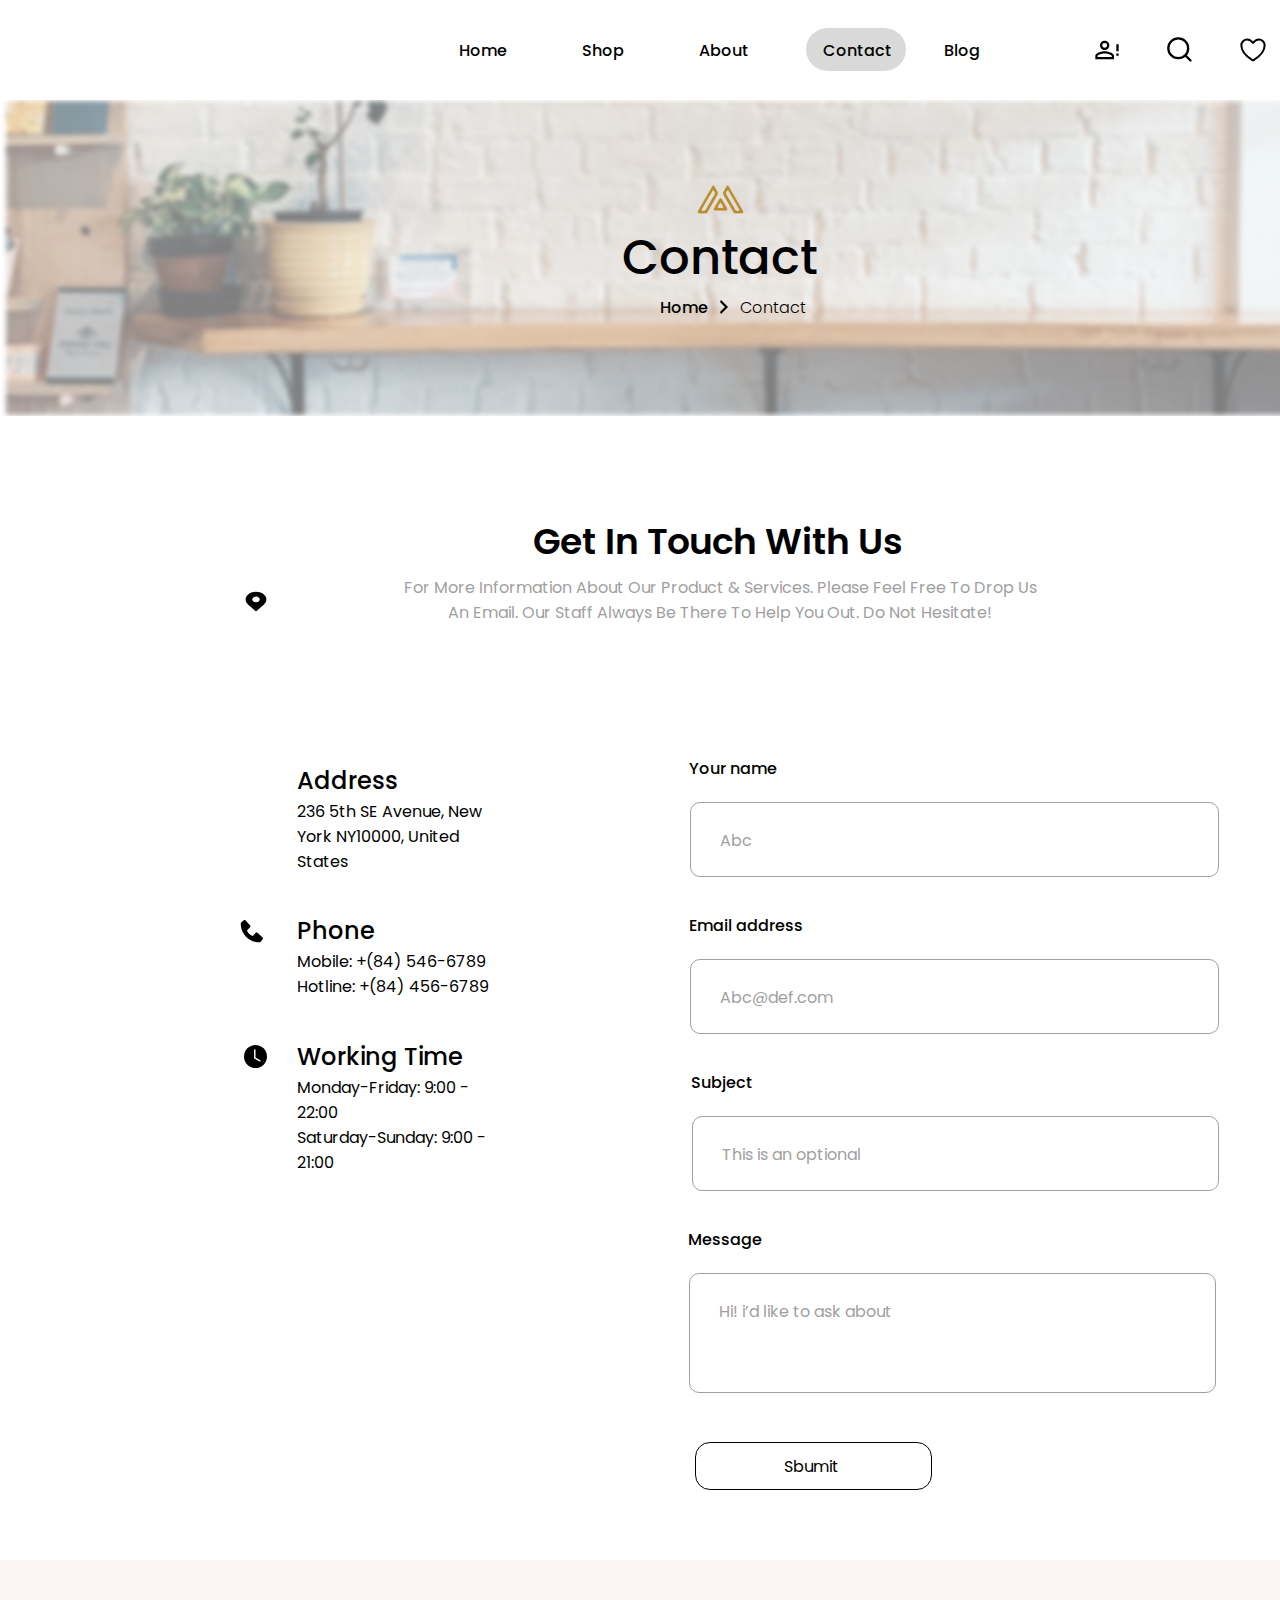
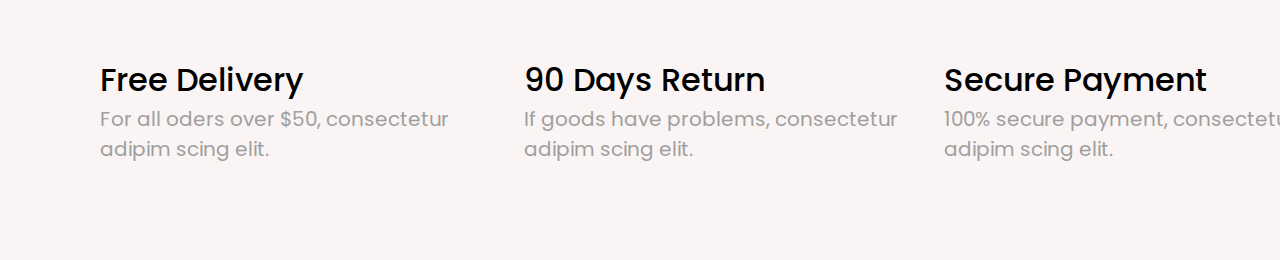
<file: Assignment 2/contact.html>
<!DOCTYPE html>
<html>
  <head>
    <meta charset="utf-8" />
    <meta name="viewport" content="initial-scale=1, width=device-width" />

    <link rel="stylesheet" href="./global.css" />
    <link rel="stylesheet" href="./contact.css" />
    <link
      rel="stylesheet"
      href="https://fonts.googleapis.com/css2?family=Poppins:wght@300;400;500;600;700&display=swap"
    />
  </head>
  <body>
    <div class="contact6">
      <div class="rectangle-parent58">
        <div class="group-child100"></div>
        <div class="home-parent8">
          <div class="home12">Home</div>
          <div class="shop10">Shop</div>
          <div class="about6">About</div>
          <div class="blog6">Blog</div>
          <div class="rectangle-parent59">
            <div class="group-child101"></div>
            <div class="contact7">Contact</div>
          </div>
        </div>
        <div class="mdiaccount-alert-outline-parent3">
          <img
            class="mdiaccount-alert-outline-icon5"
            alt=""
            src="./public/mdiaccountalertoutline.svg"
          />

          <img
            class="akar-iconssearch5"
            alt=""
            src="./public/akariconssearch.svg"
          />

          <img
            class="akar-iconsheart5"
            alt=""
            src="./public/akariconsheart.svg"
          />

          <img
            class="ant-designshopping-cart-outli-icon5"
            alt=""
            src="./public/antdesignshoppingcartoutlined.svg"
          />
        </div>
      </div>
      <div class="rectangle-parent60">
        <img class="group-child102" alt="" src="./public/rectangle-1@2x.png" />

        <div class="contact-parent">
          <div class="contact8">Contact</div>
          <img
            class="meubel-house-logos-05-icon4"
            alt=""
            src="./public/meubel-house-logos05@2x.png"
          />
        </div>
        <div class="home-parent9">
          <div class="home13">Home</div>
          <div class="contact9">Contact</div>
          <img
            class="dashiconsarrow-down-alt26"
            alt=""
            src="./public/dashiconsarrowdownalt2@2x.png"
          />
        </div>
      </div>
      <div class="rectangle-parent61">
        <div class="group-child103"></div>
        <div class="free-delivery-parent3">
          <div class="home13">Free Delivery</div>
          <div class="for-all-oders5">
            For all oders over $50, consectetur adipim scing elit.
          </div>
        </div>
        <div class="days-return-parent3">
          <div class="home13">90 Days Return</div>
          <div class="for-all-oders5">
            If goods have problems, consectetur adipim scing elit.
          </div>
        </div>
        <div class="secure-payment-parent3">
          <div class="home13">Secure Payment</div>
          <div class="for-all-oders5">
            100% secure payment, consectetur adipim scing elit.
          </div>
        </div>
      </div>
      <div class="rectangle-parent62">
        <div class="group-child104"></div>
        <div class="get-in-touch">Get In Touch With Us</div>
        <div class="for-more-information">
          For More Information About Our Product & Services. Please Feel Free To
          Drop Us An Email. Our Staff Always Be There To Help You Out. Do Not
          Hesitate!
        </div>
        <div class="group-parent33">
          <div class="rectangle-parent63">
            <div class="group-child105"></div>
            <img class="vector-icon1" alt="" src="./public/vector.svg" />

            <img class="bxsphone-icon" alt="" src="./public/bxsphone.svg" />

            <div class="address">Address</div>
            <div class="working-time">Working Time</div>
            <div class="phone1">Phone</div>
            <div class="th-se-avenue">
              236 5th SE Avenue, New York NY10000, United States
            </div>
            <div class="monday-friday-900-container">
              <p class="monday-friday-900-">Monday-Friday: 9:00 - 22:00</p>
              <p class="monday-friday-900-">Saturday-Sunday: 9:00 - 21:00</p>
            </div>
            <div class="mobile-84-546-6789-container">
              <p class="monday-friday-900-">Mobile: +(84) 546-6789</p>
              <p class="monday-friday-900-">Hotline: +(84) 456-6789</p>
            </div>
            <img
              class="biclock-fill-icon"
              alt=""
              src="./public/biclockfill.svg"
            />
          </div>
          <div class="group-wrapper8">
            <div class="rectangle-parent64">
              <div class="group-child106"></div>
              <div class="group-parent34">
                <div class="rectangle-parent65">
                  <div class="group-child107"></div>
                  <div class="sbumit">Sbumit</div>
                </div>
                <div class="your-name-parent">
                  <div class="your-name">Your name</div>
                  <div class="group-child108"></div>
                </div>
                <div class="email-address-container">
                  <div class="email-address2">Email address</div>
                  <div class="group-child108"></div>
                  <div class="abcdefcom">Abc@def.com</div>
                </div>
                <div class="subject-parent">
                  <div class="subject">Subject</div>
                  <div class="group-child110"></div>
                  <div class="abcdefcom">This is an optional</div>
                </div>
                <div class="message-parent">
                  <div class="subject">Message</div>
                  <div class="group-child111"></div>
                  <div class="abcdefcom">Hi! i’d like to ask about</div>
                </div>
                <div class="abc">Abc</div>
              </div>
            </div>
          </div>
        </div>
      </div>
    </div>
  </body>
</html>
</file>
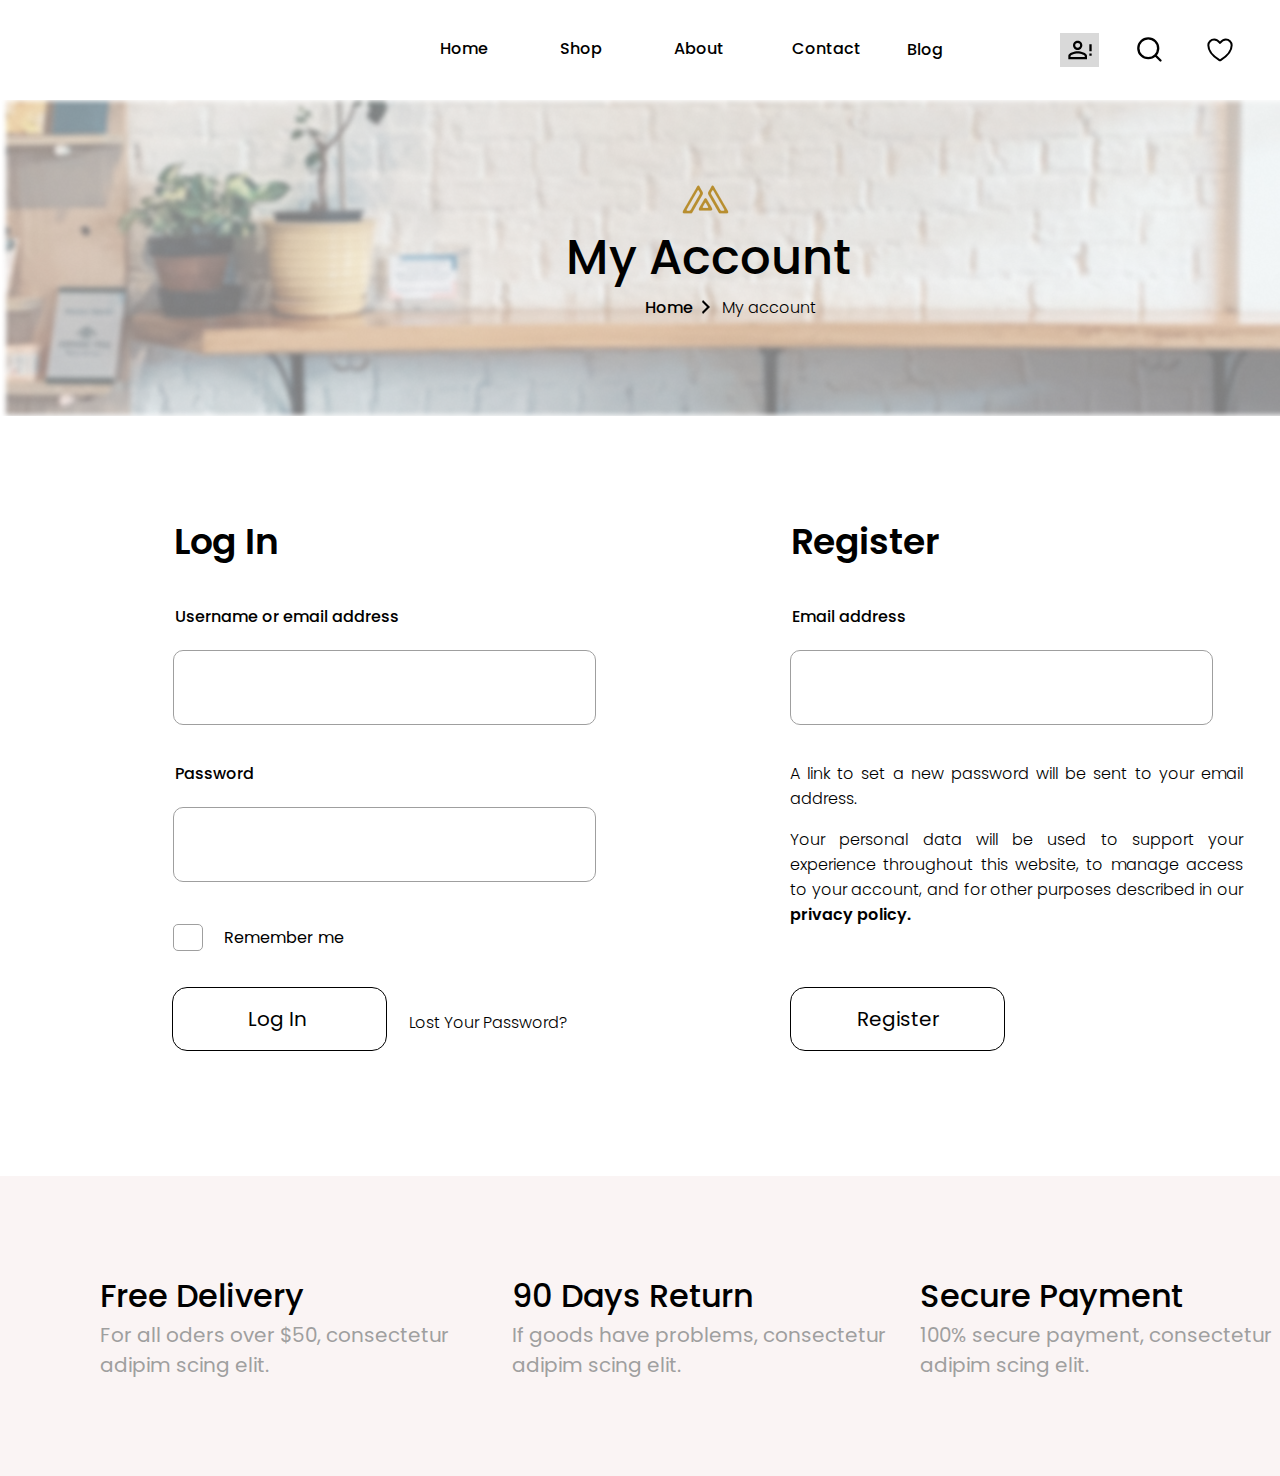
<file: Assignment 2/my-account.html>
<!DOCTYPE html>
<html>
  <head>
    <meta charset="utf-8" />
    <meta name="viewport" content="initial-scale=1, width=device-width" />

    <link rel="stylesheet" href="./global.css" />
    <link rel="stylesheet" href="./my-account.css" />
    <link
      rel="stylesheet"
      href="https://fonts.googleapis.com/css2?family=Poppins:wght@300;400;500;600;700&display=swap"
    />
  </head>
  <body>
    <div class="my-account">
      <div class="rectangle-parent42">
        <div class="group-child66"></div>
        <div class="home-parent4">
          <div class="home8">Home</div>
          <div class="shop8">Shop</div>
          <div class="about4">About</div>
          <div class="contact4">Contact</div>
          <div class="blog4">Blog</div>
        </div>
        <div class="group-child67"></div>
        <div class="mdiaccount-alert-outline-parent1">
          <img
            class="mdiaccount-alert-outline-icon3"
            alt=""
            src="./public/mdiaccountalertoutline.svg"
          />

          <img
            class="akar-iconssearch3"
            alt=""
            src="./public/akariconssearch.svg"
          />

          <img
            class="akar-iconsheart3"
            alt=""
            src="./public/akariconsheart.svg"
          />

          <img
            class="ant-designshopping-cart-outli-icon3"
            alt=""
            src="./public/antdesignshoppingcartoutlined.svg"
          />
        </div>
      </div>
      <div class="rectangle-parent43">
        <img class="group-child68" alt="" src="./public/rectangle-1@2x.png" />

        <div class="my-account-parent">
          <div class="my-account1">My Account</div>
          <img
            class="meubel-house-logos-05-icon2"
            alt=""
            src="./public/meubel-house-logos05@2x.png"
          />
        </div>
        <div class="home-parent5">
          <div class="home8">Home</div>
          <div class="my-account2">My account</div>
          <img
            class="dashiconsarrow-down-alt22"
            alt=""
            src="./public/dashiconsarrowdownalt2@2x.png"
          />
        </div>
      </div>
      <div class="rectangle-parent44">
        <div class="group-child69"></div>
        <div class="rectangle-parent45">
          <div class="group-child70"></div>
          <div class="group-child71"></div>
          <div class="rectangle-parent46">
            <div class="group-child72"></div>
            <div class="log-in">Log In</div>
          </div>
          <div class="log-in1">Log In</div>
          <div class="username-or-email-address-parent">
            <div class="username-or-email">Username or email address</div>
            <div class="group-child73"></div>
          </div>
          <div class="password-parent">
            <div class="username-or-email">Password</div>
            <div class="group-child73"></div>
          </div>
          <div class="remember-me">Remember me</div>
          <div class="lost-your-password">Lost Your Password?</div>
        </div>
        <div class="rectangle-parent47">
          <div class="group-child70"></div>
          <div class="rectangle-parent48">
            <div class="group-child72"></div>
            <div class="register">Register</div>
          </div>
          <div class="register1">Register</div>
          <div class="email-address-parent">
            <div class="username-or-email">Email address</div>
            <div class="group-child73"></div>
          </div>
          <div class="a-link-to">
            A link to set a new password will be sent to your email address.
          </div>
          <div class="your-personal-data-container">
            <span class="your-personal-data"
              >Your personal data will be used to support your experience
              throughout this website, to manage access to your account, and for
              other purposes described in our
            </span>
            <span class="privacy-policy">privacy policy.</span>
          </div>
        </div>
      </div>
      <div class="rectangle-parent49">
        <div class="group-child78"></div>
        <div class="free-delivery-parent1">
          <div class="home8">Free Delivery</div>
          <div class="for-all-oders3">
            For all oders over $50, consectetur adipim scing elit.
          </div>
        </div>
        <div class="days-return-parent1">
          <div class="home8">90 Days Return</div>
          <div class="for-all-oders3">
            If goods have problems, consectetur adipim scing elit.
          </div>
        </div>
        <div class="secure-payment-parent1">
          <div class="home8">Secure Payment</div>
          <div class="for-all-oders3">
            100% secure payment, consectetur adipim scing elit.
          </div>
        </div>
      </div>
    </div>
  </body>
</html>
</file>
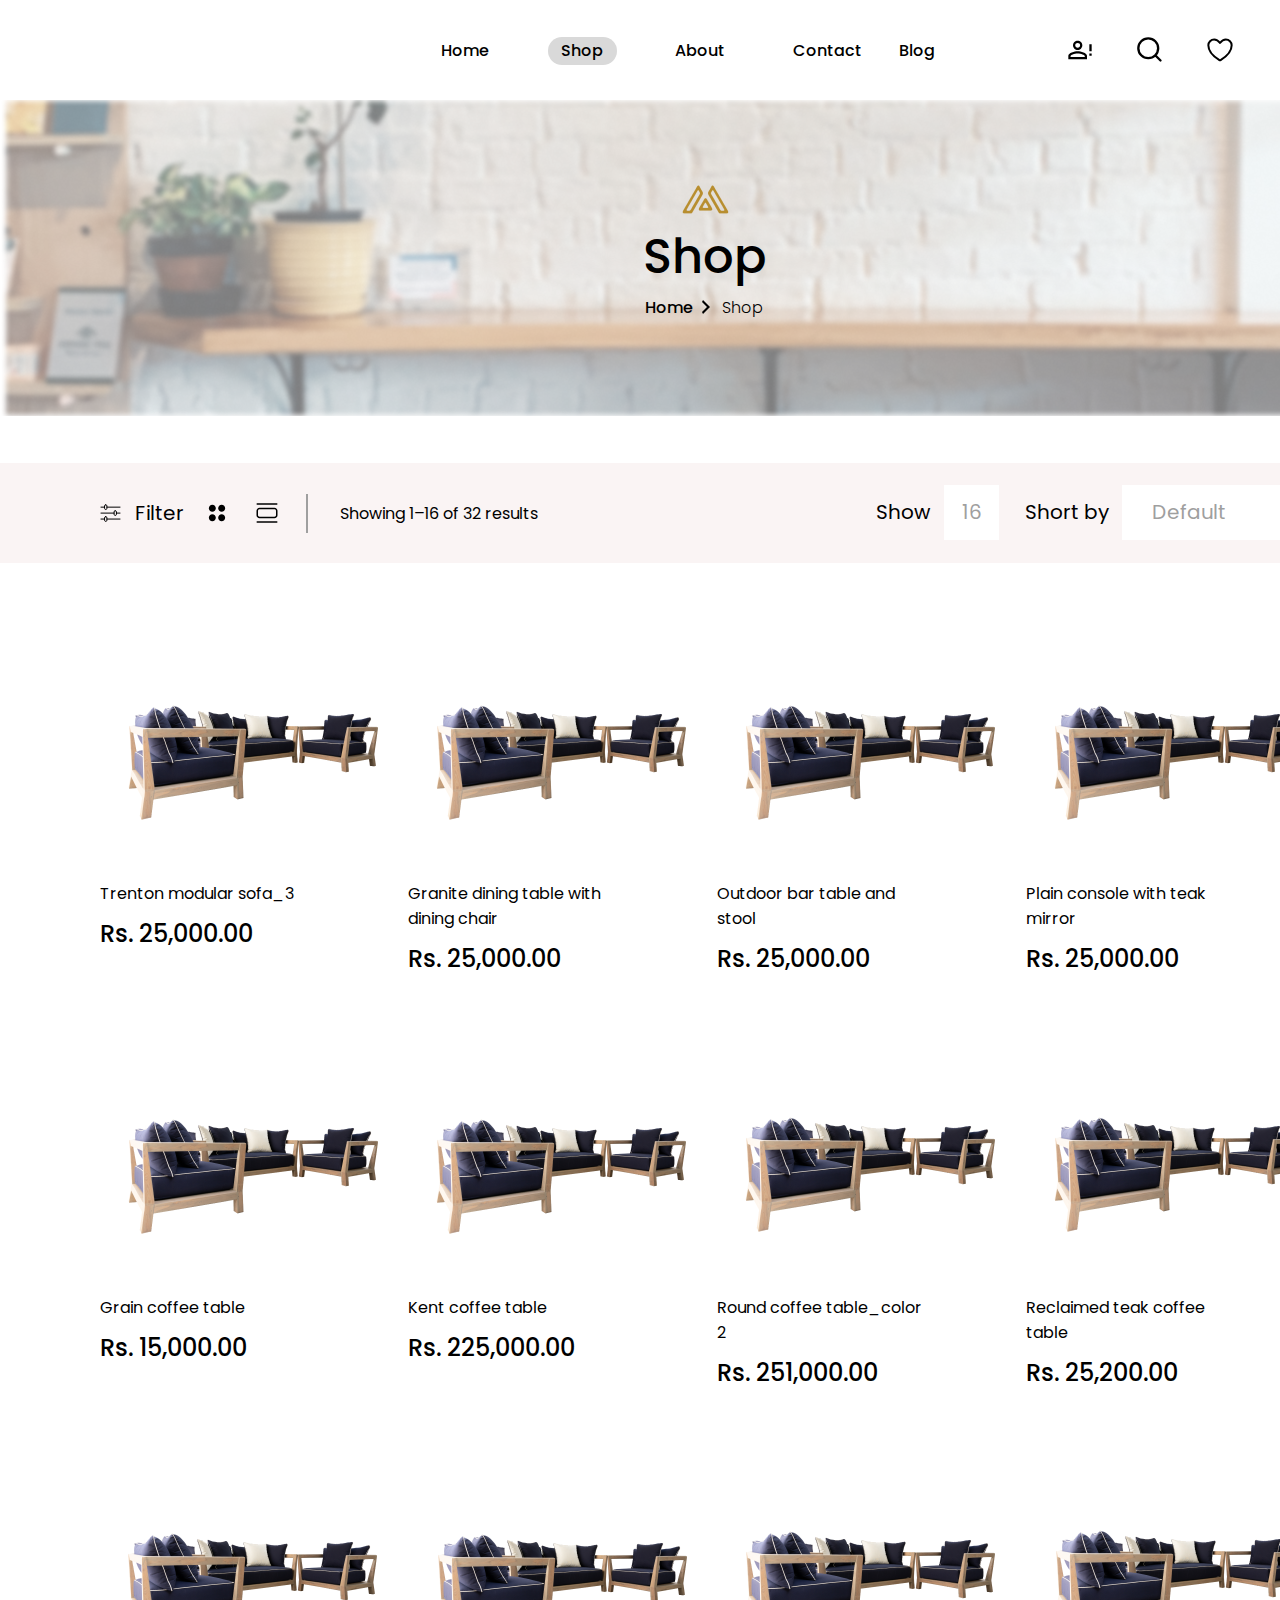
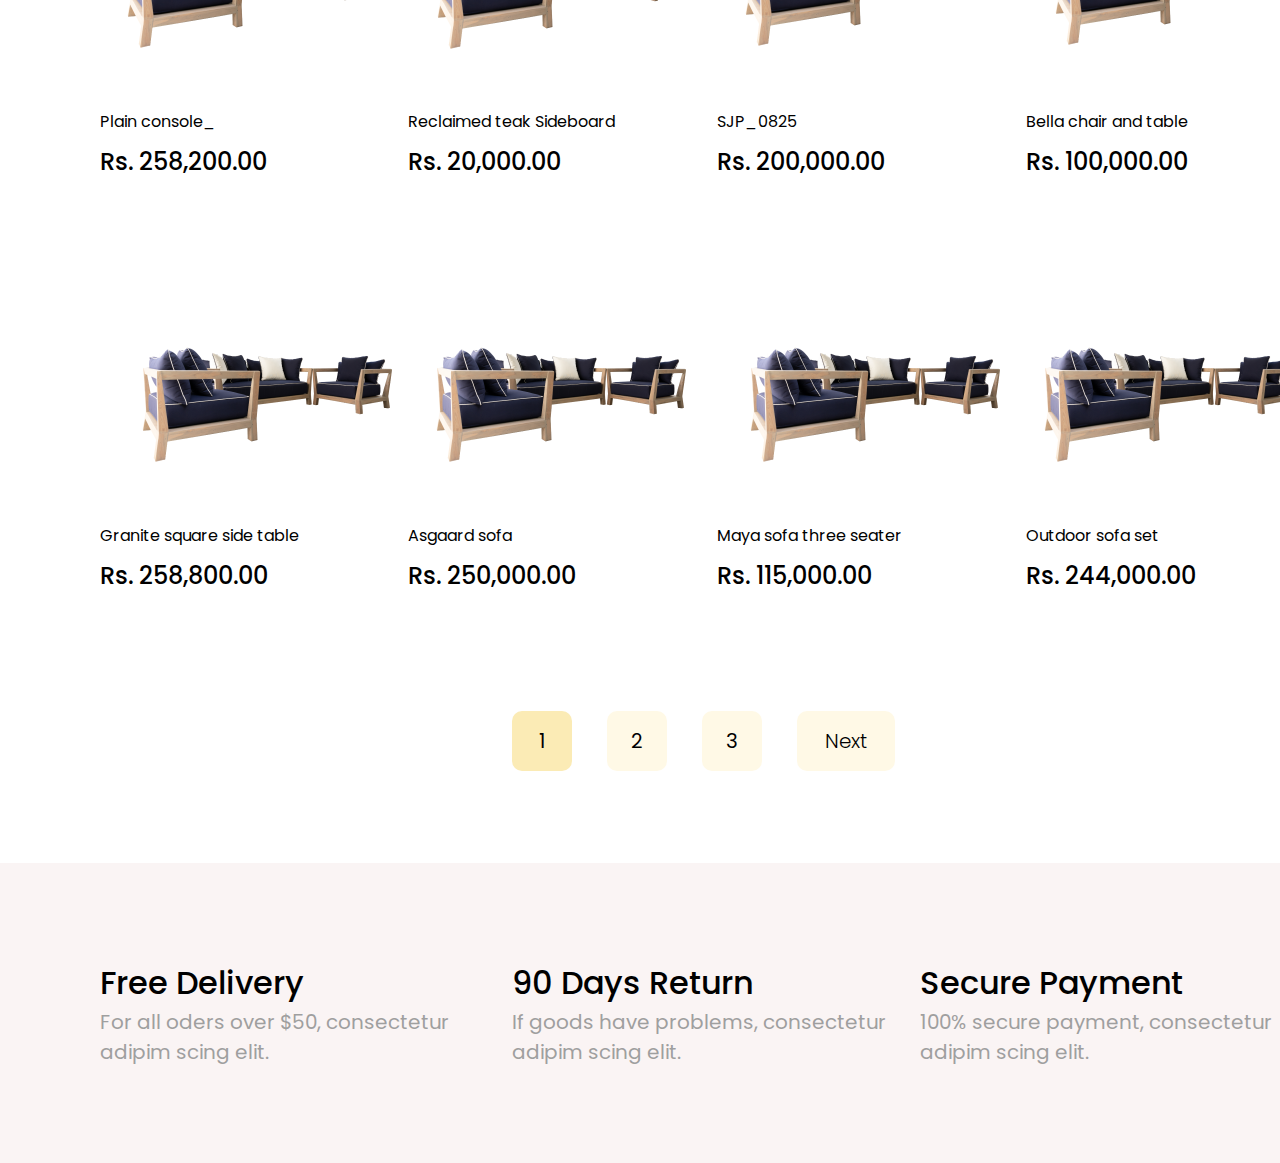
<file: Assignment 2/shop.html>
<!DOCTYPE html>
<html>
  <head>
    <meta charset="utf-8" />
    <meta name="viewport" content="initial-scale=1, width=device-width" />

    <link rel="stylesheet" href="./global.css" />
    <link rel="stylesheet" href="./shop.css" />
    <link
      rel="stylesheet"
      href="https://fonts.googleapis.com/css2?family=Poppins:wght@300;400;500;600;700&display=swap"
    />
  </head>
  <body>
    <div class="shop1">
      <div class="rectangle-parent9">
        <div class="group-child16"></div>
        <div class="home-parent">
          <div class="home2">Home</div>
          <div class="rectangle-parent10">
            <div class="group-child17"></div>
            <div class="shop2">Shop</div>
          </div>
          <div class="about1">About</div>
          <div class="contact1">Contact</div>
          <div class="blog1">Blog</div>
        </div>
        <div class="mdiaccount-alert-outline-group">
          <img
            class="mdiaccount-alert-outline-icon1"
            alt=""
            src="./public/mdiaccountalertoutline.svg"
          />

          <img
            class="akar-iconssearch1"
            alt=""
            src="./public/akariconssearch.svg"
          />

          <img
            class="akar-iconsheart1"
            alt=""
            src="./public/akariconsheart.svg"
          />

          <img
            class="ant-designshopping-cart-outli-icon1"
            alt=""
            src="./public/antdesignshoppingcartoutlined.svg"
          />
        </div>
      </div>
      <div class="rectangle-parent11">
        <img class="group-child18" alt="" src="./public/rectangle-1@2x.png" />

        <div class="shop-parent">
          <div class="shop3">Shop</div>
          <img
            class="meubel-house-logos-05-icon"
            alt=""
            src="./public/meubel-house-logos05@2x.png"
          />
        </div>
        <div class="home-group">
          <div class="free-delivery">Home</div>
          <div class="shop4">Shop</div>
          <img
            class="dashiconsarrow-down-alt2"
            alt=""
            src="./public/dashiconsarrowdownalt2@2x.png"
          />
        </div>
      </div>
      <div class="rectangle-parent12">
        <div class="group-child19"></div>
        <div class="filter-parent">
          <div class="filter">Filter</div>
          <img
            class="system-uiconsfiltering"
            alt=""
            src="./public/systemuiconsfiltering.svg"
          />
        </div>
        <img class="biview-list-icon" alt="" src="./public/biviewlist.svg" />

        <img
          class="cigrid-big-round-icon"
          alt=""
          src="./public/cigridbiground.svg"
        />

        <div class="line-parent">
          <div class="group-child20"></div>
          <div class="showing-116-of">Showing 1–16 of 32 results</div>
        </div>
        <div class="show-parent">
          <div class="show">Show</div>
          <div class="rectangle-parent13">
            <div class="group-child21"></div>
            <div class="div">16</div>
          </div>
        </div>
        <div class="short-by-parent">
          <div class="show">Short by</div>
          <div class="rectangle-parent14">
            <div class="group-child22"></div>
            <div class="default">Default</div>
          </div>
        </div>
      </div>
      <div class="shop-inner">
        <div class="rectangle-parent15">
          <div class="group-child23"></div>
          <div class="group-parent13">
            <div class="group-parent14">
              <div class="mask-group-group">
                <img
                  class="mask-group-icon6"
                  alt=""
                  src="./public/mask-group@2x.png"
                />

                <div class="trenton-modular-sofa-3-group">
                  <div class="grain-coffee-table">Trenton modular sofa_3</div>
                  <div class="rs-25000004">Rs. 25,000.00</div>
                </div>
              </div>
              <div class="group-parent15">
                <div class="granite-dining-table-with-dini-group">
                  <div class="kent-coffee-table">
                    Granite dining table with dining chair
                  </div>
                  <div class="rs-25000005">Rs. 25,000.00</div>
                </div>
                <img
                  class="mask-group-icon6"
                  alt=""
                  src="./public/mask-group@2x.png"
                />
              </div>
              <div class="group-parent16">
                <div class="granite-dining-table-with-dini-group">
                  <div class="kent-coffee-table">
                    Outdoor bar table and stool
                  </div>
                  <div class="rs-25000005">Rs. 25,000.00</div>
                </div>
                <img
                  class="mask-group-icon6"
                  alt=""
                  src="./public/mask-group@2x.png"
                />
              </div>
              <div class="group-parent17">
                <div class="plain-console-with-teak-mirror-group">
                  <div class="reclaimed-teak-coffee">
                    Plain console with teak mirror
                  </div>
                  <div class="rs-25000005">Rs. 25,000.00</div>
                </div>
                <img
                  class="mask-group-icon6"
                  alt=""
                  src="./public/mask-group@2x.png"
                />
              </div>
            </div>
            <div class="mask-group-container">
              <img
                class="mask-group-icon10"
                alt=""
                src="./public/mask-group@2x.png"
              />

              <img
                class="mask-group-icon11"
                alt=""
                src="./public/mask-group@2x.png"
              />

              <div class="grain-coffee-table-parent">
                <div class="grain-coffee-table">Grain coffee table</div>
                <div class="rs-25000004">Rs. 15,000.00</div>
              </div>
              <div class="kent-coffee-table-parent">
                <div class="kent-coffee-table">Kent coffee table</div>
                <div class="rs-25000004">Rs. 225,000.00</div>
              </div>
              <div class="round-coffee-table-color-2-parent">
                <div class="kent-coffee-table">Round coffee table_color 2</div>
                <div class="rs-25000005">Rs. 251,000.00</div>
              </div>
              <div class="reclaimed-teak-coffee-table-parent">
                <div class="reclaimed-teak-coffee">
                  Reclaimed teak coffee table
                </div>
                <div class="rs-25000005">Rs. 25,200.00</div>
              </div>
              <img
                class="mask-group-icon12"
                alt=""
                src="./public/mask-group@2x.png"
              />

              <img
                class="mask-group-icon13"
                alt=""
                src="./public/mask-group@2x.png"
              />
            </div>
            <div class="mask-group-parent1">
              <img
                class="mask-group-icon14"
                alt=""
                src="./public/mask-group@2x.png"
              />

              <img
                class="mask-group-icon15"
                alt=""
                src="./public/mask-group@2x.png"
              />

              <img
                class="mask-group-icon16"
                alt=""
                src="./public/mask-group@2x.png"
              />

              <img
                class="mask-group-icon17"
                alt=""
                src="./public/mask-group@2x.png"
              />

              <div class="group-wrapper">
                <div class="plain-console-parent">
                  <div class="grain-coffee-table">Plain console_</div>
                  <div class="rs-25000004">Rs. 258,200.00</div>
                </div>
              </div>
              <div class="group-frame">
                <div class="reclaimed-teak-sideboard-parent">
                  <div class="kent-coffee-table">Reclaimed teak Sideboard</div>
                  <div class="rs-25000004">Rs. 20,000.00</div>
                </div>
              </div>
              <div class="group-wrapper1">
                <div class="reclaimed-teak-sideboard-parent">
                  <div class="kent-coffee-table">SJP_0825</div>
                  <div class="rs-25000004">Rs. 200,000.00</div>
                </div>
              </div>
              <div class="group-wrapper2">
                <div class="bella-chair-and-table-parent">
                  <div class="reclaimed-teak-coffee">Bella chair and table</div>
                  <div class="rs-25000004">Rs. 100,000.00</div>
                </div>
              </div>
            </div>
            <div class="mask-group-parent2">
              <img
                class="mask-group-icon18"
                alt=""
                src="./public/mask-group@2x.png"
              />

              <img
                class="mask-group-icon19"
                alt=""
                src="./public/mask-group@2x.png"
              />

              <img
                class="mask-group-icon20"
                alt=""
                src="./public/mask-group@2x.png"
              />

              <img
                class="mask-group-icon21"
                alt=""
                src="./public/mask-group@2x.png"
              />

              <div class="group-wrapper3">
                <div class="granite-square-side-table-parent">
                  <div class="grain-coffee-table">
                    Granite square side table
                  </div>
                  <div class="rs-25000004">Rs. 258,800.00</div>
                </div>
              </div>
              <div class="group-wrapper4">
                <div class="reclaimed-teak-sideboard-parent">
                  <div class="kent-coffee-table">Asgaard sofa</div>
                  <div class="rs-25000004">Rs. 250,000.00</div>
                </div>
              </div>
              <div class="group-wrapper5">
                <div class="reclaimed-teak-sideboard-parent">
                  <div class="kent-coffee-table">Maya sofa three seater</div>
                  <div class="rs-25000004">Rs. 115,000.00</div>
                </div>
              </div>
              <div class="group-wrapper6">
                <div class="bella-chair-and-table-parent">
                  <div class="reclaimed-teak-coffee">Outdoor sofa set</div>
                  <div class="rs-25000004">Rs. 244,000.00</div>
                </div>
              </div>
            </div>
            <div class="group-parent18">
              <div class="rectangle-parent16">
                <div class="group-child24"></div>
                <div class="div1">1</div>
              </div>
              <div class="rectangle-parent17">
                <div class="group-child25"></div>
                <div class="div2">2</div>
              </div>
              <div class="rectangle-parent18">
                <div class="group-child25"></div>
                <div class="div2">3</div>
              </div>
              <div class="rectangle-parent19">
                <div class="group-child27"></div>
                <div class="next">Next</div>
              </div>
            </div>
          </div>
        </div>
      </div>
      <div class="rectangle-parent20">
        <div class="group-child28"></div>
        <div class="free-delivery-parent">
          <div class="free-delivery">Free Delivery</div>
          <div class="for-all-oders">
            For all oders over $50, consectetur adipim scing elit.
          </div>
        </div>
        <div class="days-return-parent">
          <div class="free-delivery">90 Days Return</div>
          <div class="for-all-oders">
            If goods have problems, consectetur adipim scing elit.
          </div>
        </div>
        <div class="secure-payment-parent">
          <div class="free-delivery">Secure Payment</div>
          <div class="for-all-oders">
            100% secure payment, consectetur adipim scing elit.
          </div>
        </div>
      </div>
    </div>
  </body>
</html>
</file>
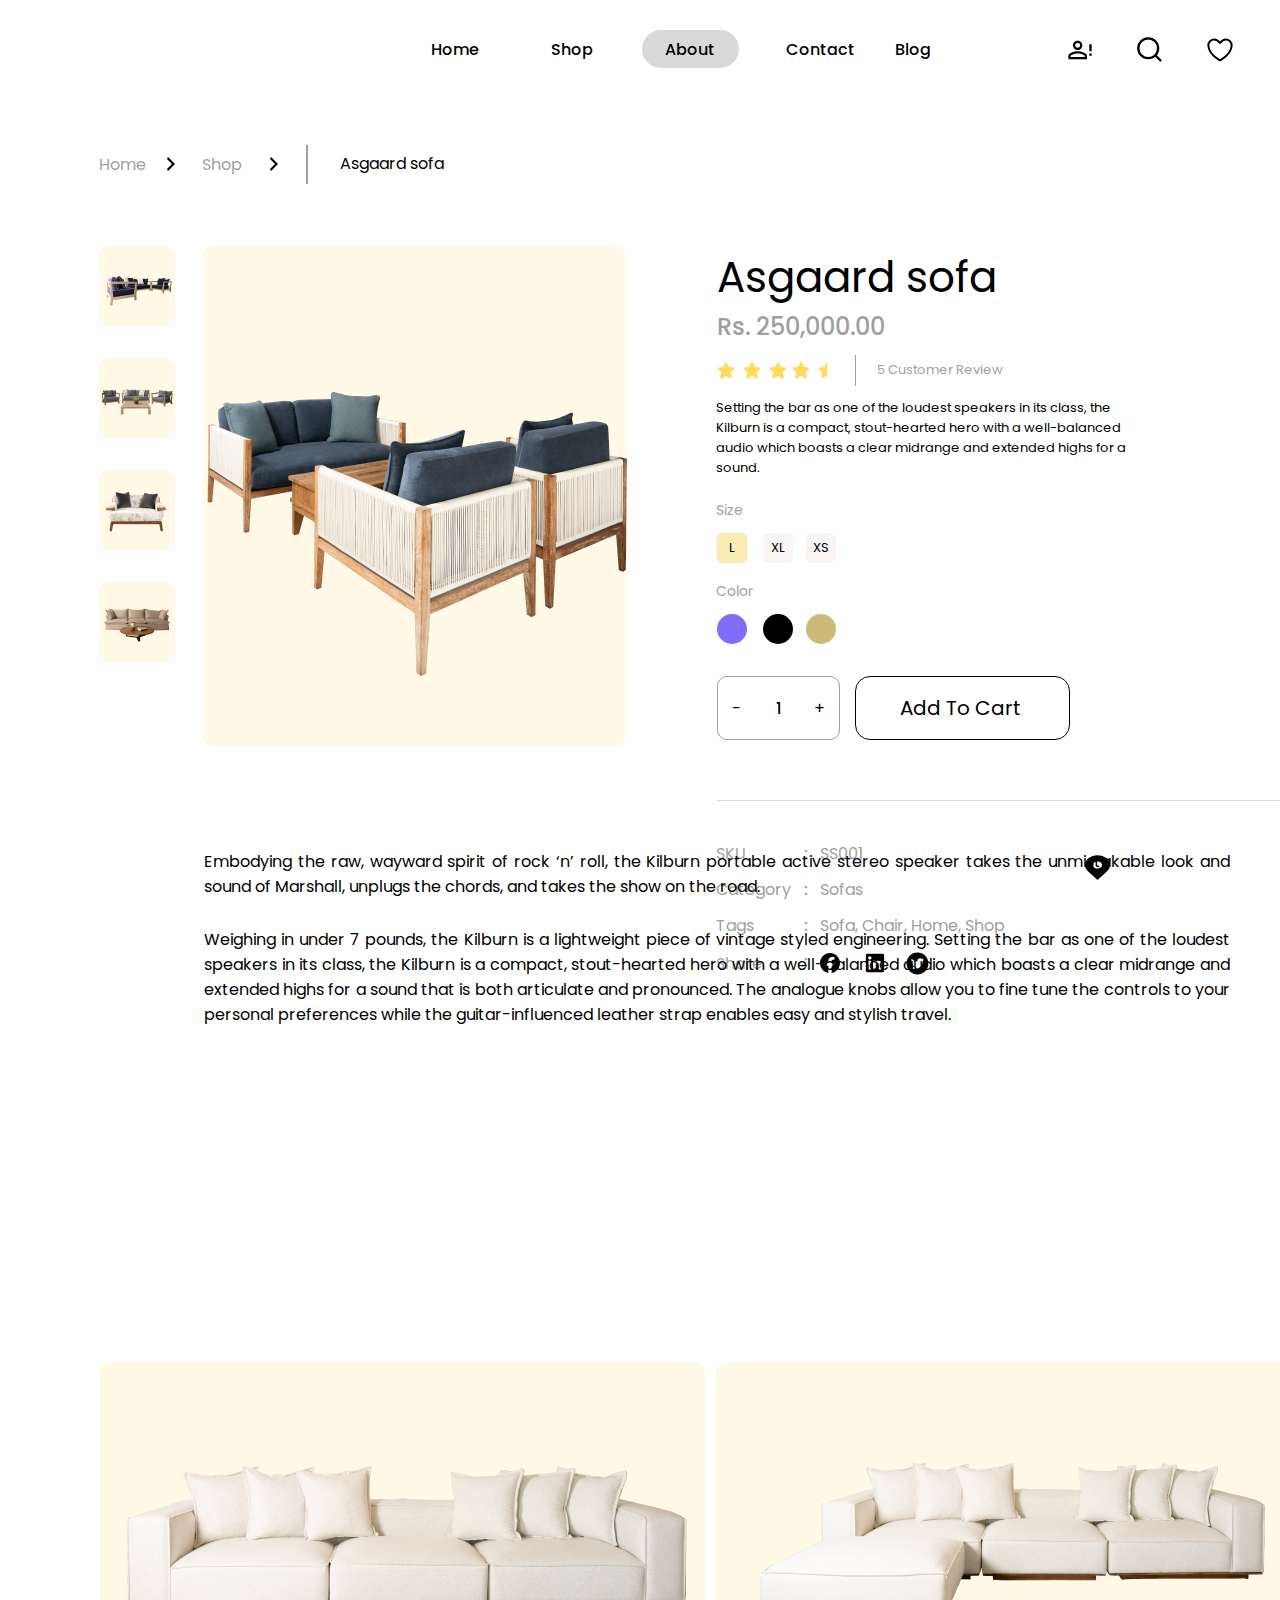
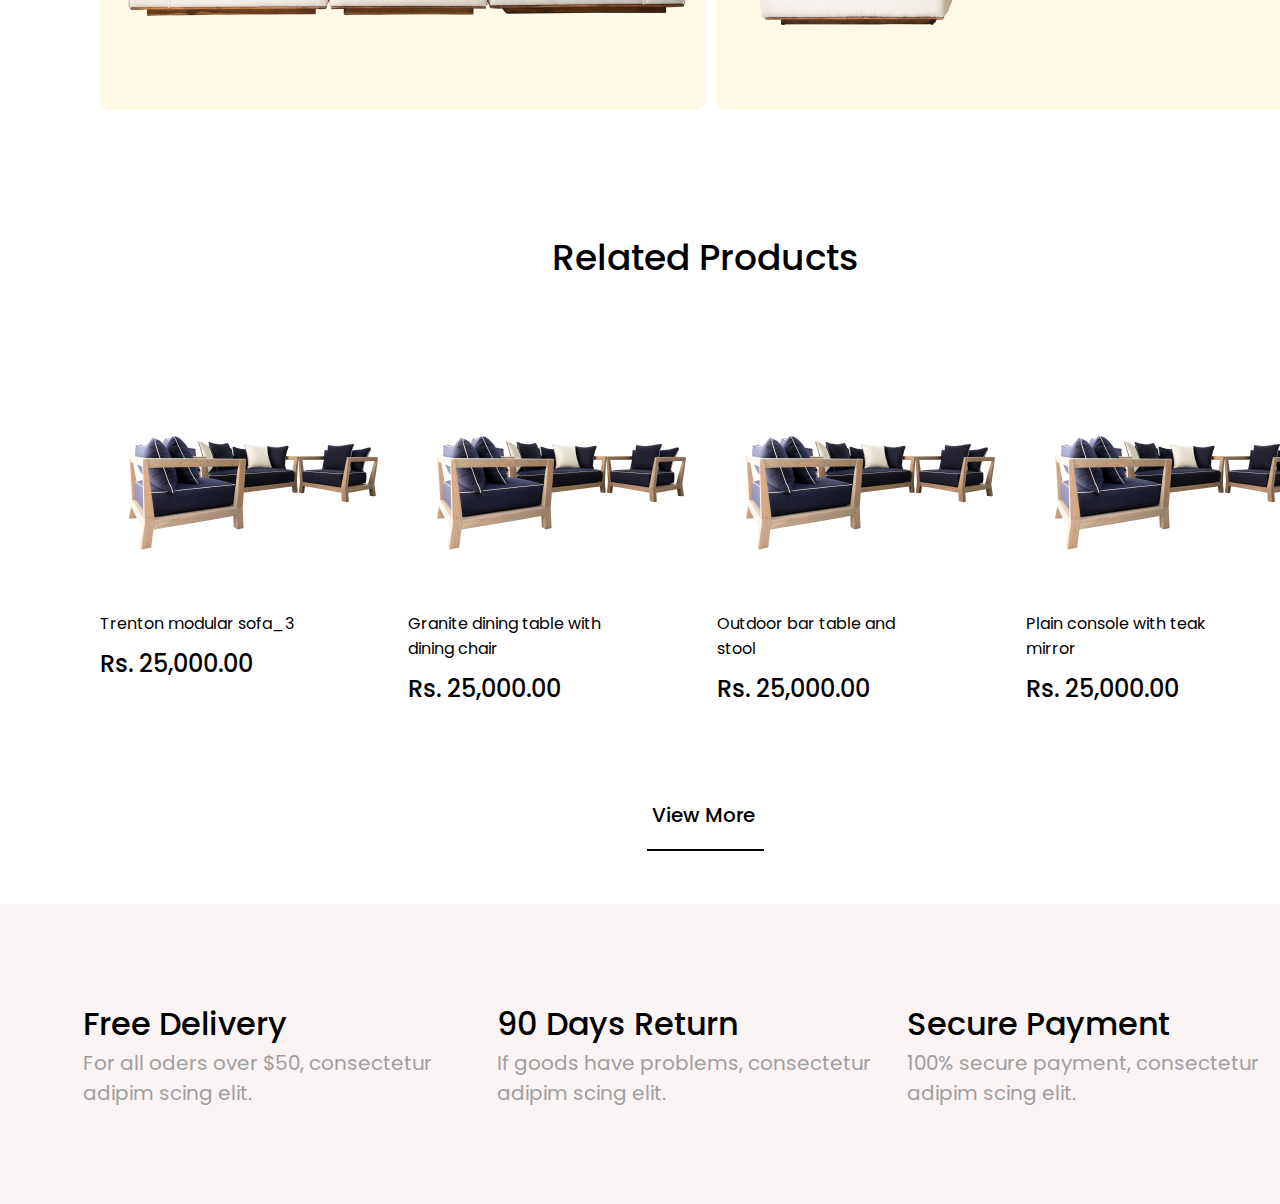
<file: Assignment 2/single-product.html>
<!DOCTYPE html>
<html>
  <head>
    <meta charset="utf-8" />
    <meta name="viewport" content="initial-scale=1, width=device-width" />

    <link rel="stylesheet" href="./global.css" />
    <link rel="stylesheet" href="./single-product.css" />
    <link
      rel="stylesheet"
      href="https://fonts.googleapis.com/css2?family=Poppins:wght@300;400;500;600;700&display=swap"
    />
  </head>
  <body>
    <div class="single-product">
      <div class="rectangle-parent29">
        <div class="group-child39"></div>
        <div class="home-parent2">
          <div class="home6">Home</div>
          <div class="shop6">Shop</div>
          <div class="rectangle-parent30">
            <div class="group-child40"></div>
            <div class="about3">About</div>
          </div>
          <div class="contact3">Contact</div>
          <div class="blog3">Blog</div>
        </div>
        <div class="mdiaccount-alert-outline-container">
          <img
            class="mdiaccount-alert-outline-icon2"
            alt=""
            src="./public/mdiaccountalertoutline.svg"
          />

          <img
            class="akar-iconssearch2"
            alt=""
            src="./public/akariconssearch.svg"
          />

          <img
            class="akar-iconsheart2"
            alt=""
            src="./public/akariconsheart.svg"
          />

          <img
            class="ant-designshopping-cart-outli-icon2"
            alt=""
            src="./public/antdesignshoppingcartoutlined.svg"
          />
        </div>
      </div>
      <div class="rectangle-parent31">
        <div class="group-child39"></div>
        <div class="group-wrapper7">
          <div class="line-group">
            <div class="group-child42"></div>
            <div class="asgaard-sofa3">Asgaard sofa</div>
          </div>
        </div>
        <div class="home-parent3">
          <div class="home7">Home</div>
          <img
            class="dashiconsarrow-up-alt2"
            alt=""
            src="./public/dashiconsarrowdownalt2@2x.png"
          />
        </div>
        <div class="shop-group">
          <div class="home7">Shop</div>
          <img
            class="dashiconsarrow-up-alt2"
            alt=""
            src="./public/dashiconsarrowdownalt2@2x.png"
          />
        </div>
      </div>
      <div class="rectangle-parent32">
        <div class="group-child43"></div>
        <div class="group-parent21">
          <div class="group-parent22">
            <div class="group-parent23">
              <img
                class="group-child44"
                alt=""
                src="./public/group-94@2x.png"
              />

              <img
                class="group-child45"
                alt=""
                src="./public/group-98@2x.png"
              />

              <img
                class="group-child46"
                alt=""
                src="./public/group-97@2x.png"
              />

              <img
                class="group-child47"
                alt=""
                src="./public/group-96@2x.png"
              />
            </div>
            <div class="rectangle-parent33">
              <div class="group-child48"></div>
              <img
                class="asgaard-sofa-3"
                alt=""
                src="./public/asgaard-sofa-3@2x.png"
              />
            </div>
          </div>
          <div class="asgaard-sofa-group">
            <div class="asgaard-sofa4">Asgaard sofa</div>
            <div class="rs-250000005">Rs. 250,000.00</div>
            <img class="group-child49" alt="" src="./public/group-88.svg" />

            <div class="group-child50"></div>
            <div class="customer-review">5 Customer Review</div>
            <div class="setting-the-bar-container">
              <p class="setting-the-bar">
                Setting the bar as one of the loudest speakers in its class, the
                Kilburn is a compact, stout-hearted hero with a well-balanced
                audio which boasts a clear midrange and extended highs for a
                sound.
              </p>
              <p class="setting-the-bar"></p>
            </div>
            <div class="size-parent">
              <div class="size">Size</div>
              <div class="rectangle-parent34">
                <div class="group-child51"></div>
                <div class="l">L</div>
              </div>
              <div class="rectangle-parent35">
                <div class="group-child52"></div>
                <div class="xl">XL</div>
              </div>
              <div class="rectangle-parent36">
                <div class="group-child52"></div>
                <div class="xs">XS</div>
              </div>
            </div>
            <div class="color">Color</div>
            <div class="group-child54"></div>
            <div class="group-child55"></div>
            <div class="group-child56"></div>
            <div class="rectangle-parent37">
              <div class="group-child57"></div>
              <div class="div5">-</div>
              <div class="div6">+</div>
              <div class="div7">1</div>
            </div>
            <div class="rectangle-parent38">
              <div class="group-child58"></div>
              <div class="add-to-cart">Add To Cart</div>
            </div>
            <img class="vector-icon" alt="" src="./public/vector.svg" />

            <div class="group-child59"></div>
            <div class="sku">SKU</div>
            <div class="ss001">SS001</div>
            <div class="sofas">Sofas</div>
            <div class="sofa-chair-home">Sofa, Chair, Home, Shop</div>
            <div class="parent">
              <div class="div8">:</div>
              <div class="div9">:</div>
              <div class="div10">:</div>
              <div class="div11">:</div>
            </div>
            <div class="category">Category</div>
            <div class="tags">Tags</div>
            <div class="share">Share</div>
            <img
              class="akar-iconsfacebook-fill"
              alt=""
              src="./public/akariconsfacebookfill.svg"
            />

            <img
              class="ant-designtwitter-circle-fill-icon"
              alt=""
              src="./public/antdesigntwittercirclefilled.svg"
            />

            <img
              class="akar-iconslinkedin-box-fill"
              alt=""
              src="./public/akariconslinkedinboxfill.svg"
            />
          </div>
        </div>
      </div>
      <div class="rectangle-parent39">
        <div class="group-child60"></div>
        <div class="embodying-the-raw-wayward-spi-parent">
          <div class="embodying-the-raw">
            Embodying the raw, wayward spirit of rock ‘n’ roll, the Kilburn
            portable active stereo speaker takes the unmistakable look and sound
            of Marshall, unplugs the chords, and takes the show on the road.
          </div>
          <div class="weighing-in-under">
            Weighing in under 7 pounds, the Kilburn is a lightweight piece of
            vintage styled engineering. Setting the bar as one of the loudest
            speakers in its class, the Kilburn is a compact, stout-hearted hero
            with a well-balanced audio which boasts a clear midrange and
            extended highs for a sound that is both articulate and pronounced.
            The analogue knobs allow you to fine tune the controls to your
            personal preferences while the guitar-influenced leather strap
            enables easy and stylish travel.
          </div>
        </div>
        <div class="group-parent24">
          <img class="group-child61" alt="" src="./public/group-107@2x.png" />

          <img class="group-child62" alt="" src="./public/group-106@2x.png" />
        </div>
      </div>
      <div class="rectangle-parent40">
        <div class="group-child63"></div>
        <div class="related-products">Related Products</div>
        <div class="group-parent25">
          <div class="mask-group-parent3">
            <img
              class="mask-group-icon22"
              alt=""
              src="./public/mask-group@2x.png"
            />

            <div class="trenton-modular-sofa-3-container">
              <div class="home7">Trenton modular sofa_3</div>
              <div class="rs-25000008">Rs. 25,000.00</div>
            </div>
          </div>
          <div class="group-parent26">
            <div class="granite-dining-table-with-dini-container">
              <div class="granite-dining-table2">
                Granite dining table with dining chair
              </div>
              <div class="rs-25000009">Rs. 25,000.00</div>
            </div>
            <img
              class="mask-group-icon22"
              alt=""
              src="./public/mask-group@2x.png"
            />
          </div>
          <div class="group-parent27">
            <div class="granite-dining-table-with-dini-container">
              <div class="granite-dining-table2">
                Outdoor bar table and stool
              </div>
              <div class="rs-25000009">Rs. 25,000.00</div>
            </div>
            <img
              class="mask-group-icon22"
              alt=""
              src="./public/mask-group@2x.png"
            />
          </div>
          <div class="group-parent28">
            <div class="plain-console-with-teak-mirror-container">
              <div class="plain-console-with2">
                Plain console with teak mirror
              </div>
              <div class="rs-25000009">Rs. 25,000.00</div>
            </div>
            <img
              class="mask-group-icon22"
              alt=""
              src="./public/mask-group@2x.png"
            />
          </div>
        </div>
        <div class="view-more-parent1">
          <div class="view-more3">View More</div>
          <div class="group-child64"></div>
        </div>
      </div>
      <div class="rectangle-parent41">
        <div class="group-child65"></div>
        <div class="free-delivery-container">
          <div class="free-delivery2">Free Delivery</div>
          <div class="for-all-oders2">
            For all oders over $50, consectetur adipim scing elit.
          </div>
        </div>
        <div class="days-return-container">
          <div class="days-return2">90 Days Return</div>
          <div class="for-all-oders2">
            If goods have problems, consectetur adipim scing elit.
          </div>
        </div>
        <div class="secure-payment-container">
          <div class="secure-payment2">Secure Payment</div>
          <div class="for-all-oders2">
            100% secure payment, consectetur adipim scing elit.
          </div>
        </div>
      </div>
    </div>
  </body>
</html>
</file>
<file: Assignment 2/global.css>
body {
  margin: 0;
  line-height: normal;
}

:root {
  /* fonts */
  --font-poppins: Poppins;

  /* font sizes */
  --font-size-xl: 20px;
  --font-size-base: 16px;
  --font-size-5xl: 24px;
  --font-size-17xl: 36px;
  --font-size-29xl: 48px;
  --font-size-13xl: 32px;
  --font-size-sm: 14px;
  --font-size-smi: 13px;
  --font-size-xs: 12px;
  --font-size-mini: 15px;
  --font-size-11xl: 30px;

  /* Colors */
  --color-white: #fff;
  --color-black: #000;
  --color-snow-100: #faf5f5;
  --color-snow-200: #faf4f4;
  --color-darkgray: #9f9f9f;
  --color-oldlace-100: #fff9e6;
  --color-moccasin: #fbebb5;
  --color-gainsboro: #d9d9d9;
  --color-darkgoldenrod: #b88e2f;

  /* Border radiuses */
  --br-31xl: 50px;
  --br-3xs: 10px;
  --br-mini: 15px;
  --br-8xs: 5px;
}
</file>
<file: Assignment 2/index.css>
.group-child {
  left: 0;
  background-color: var(--color-moccasin);
  width: 1440px;
  height: 100px;
}
.group-child,
.group-item,
.home1 {
  position: absolute;
  top: 0;
}
.group-item {
  left: 0;
  border-radius: var(--br-31xl);
  background-color: var(--color-gainsboro);
  width: 64px;
  height: 25px;
}
.home1 {
  left: 8px;
  font-weight: 500;
}
.rectangle-group {
  position: absolute;
  top: 0;
  left: 0;
  width: 64px;
  height: 25px;
}
.about,
.blog,
.contact,
.shop {
  position: absolute;
  top: 0;
  left: 125px;
  font-weight: 500;
}
.about,
.blog,
.contact {
  left: 239px;
}
.blog,
.contact {
  left: 360px;
}
.blog {
  top: 1px;
  left: 490px;
}
.group-parent {
  position: absolute;
  top: 38px;
  left: 366px;
  width: 526px;
  height: 25px;
}
.mdiaccount-alert-outline-icon {
  position: absolute;
  top: 0;
  left: 0;
  width: 28px;
  height: 28px;
  overflow: hidden;
}
.akar-iconsheart,
.akar-iconssearch,
.ant-designshopping-cart-outli-icon {
  position: absolute;
  top: 0;
  left: 70px;
  width: 28px;
  height: 28px;
  overflow: hidden;
}
.akar-iconsheart,
.ant-designshopping-cart-outli-icon {
  left: 140px;
}
.ant-designshopping-cart-outli-icon {
  left: 213px;
}
.mdiaccount-alert-outline-parent {
  position: absolute;
  top: 36px;
  left: 1066px;
  width: 241px;
  height: 28px;
}
.group-inner,
.rectangle-parent {
  position: absolute;
  top: 0;
  left: 0;
  width: 1440px;
  height: 100px;
}
.group-inner {
  top: 100px;
  background-color: var(--color-moccasin);
  height: 900px;
}
.rocket-single-seater-1 {
  position: absolute;
  top: 0;
  left: 575px;
  width: 853px;
  height: 1000px;
  object-fit: contain;
}
.rocket-single-seater {
  top: 0;
  font-weight: 500;
  display: inline-block;
  width: 440px;
}
.line-div,
.rocket-single-seater,
.shop-now {
  position: absolute;
  left: 0;
}
.shop-now {
  top: 0;
  font-weight: 500;
}
.line-div {
  top: 49px;
  border-top: 2px solid var(--color-black);
  box-sizing: border-box;
  width: 123px;
  height: 2px;
}
.shop-now-parent {
  position: absolute;
  top: 227px;
  left: 4px;
  width: 121px;
  height: 49px;
  font-size: var(--font-size-5xl);
}
.rocket-single-seater-parent {
  position: absolute;
  top: 428px;
  left: 199px;
  width: 440px;
  height: 276px;
}
.rectangle-container,
.rectangle-div {
  position: absolute;
  top: 0;
  left: 0;
  width: 1440px;
}
.rectangle-container {
  height: 1000px;
  font-size: 64px;
}
.rectangle-div {
  background-color: var(--color-snow-100);
  height: 672px;
}
.mask-group-icon,
.view-more-parent {
  position: absolute;
  top: 460px;
  left: 103px;
  width: 125px;
  height: 49px;
}
.mask-group-icon {
  top: 0;
  left: 0;
  width: 605px;
  height: 562px;
  object-fit: cover;
}
.side-table {
  position: absolute;
  top: 383px;
  left: 102px;
  font-size: var(--font-size-17xl);
  font-weight: 500;
}
.group-container {
  position: absolute;
  top: 51px;
  left: 100px;
  width: 605px;
  height: 562px;
}
.side-table1 {
  position: absolute;
  top: 383px;
  left: 103px;
  font-size: var(--font-size-17xl);
  font-weight: 500;
}
.group-parent1 {
  position: absolute;
  top: 51px;
  left: 717px;
  width: 605px;
  height: 562px;
}
.group-child3,
.group-div {
  position: absolute;
  left: 0;
  width: 1440px;
}
.group-div {
  top: 996px;
  height: 672px;
  font-size: var(--font-size-5xl);
}
.group-child3 {
  top: 0;
  background-color: var(--color-white);
  height: 777px;
}
.find-a-bright,
.top-picks-for {
  position: absolute;
  font-weight: 500;
}
.top-picks-for {
  top: 55px;
  left: 552px;
  font-size: var(--font-size-17xl);
}
.find-a-bright {
  top: 122px;
  left: 327px;
  color: var(--color-darkgray);
}
.mask-group-icon2 {
  position: absolute;
  top: 0;
  left: 0;
  width: 287px;
  height: 287px;
  object-fit: cover;
}
.rs-2500000 {
  position: absolute;
  top: 35px;
  left: 0;
  font-size: var(--font-size-5xl);
  font-weight: 500;
}
.trenton-modular-sofa-3-parent {
  position: absolute;
  top: 301px;
  left: 0;
  width: 194px;
  height: 71px;
}
.mask-group-parent {
  position: absolute;
  top: 211px;
  left: 100px;
  width: 287px;
  height: 372px;
}
.granite-dining-table {
  position: absolute;
  top: 0;
  left: 0;
  display: inline-block;
  width: 212px;
}
.rs-25000001 {
  position: absolute;
  top: 60px;
  left: 0;
  font-size: var(--font-size-5xl);
  font-weight: 500;
}
.granite-dining-table-with-dini-parent {
  position: absolute;
  top: 301px;
  left: 0;
  width: 212px;
  height: 96px;
}
.group-parent2,
.group-parent3 {
  position: absolute;
  top: 211px;
  left: 408px;
  width: 287px;
  height: 397px;
}
.group-parent3 {
  left: 717px;
}
.plain-console-with {
  position: absolute;
  top: 0;
  left: 0;
  display: inline-block;
  width: 199px;
}
.group-parent4,
.plain-console-with-teak-mirror-parent {
  position: absolute;
  top: 301px;
  left: 0;
  width: 199px;
  height: 96px;
}
.group-parent4 {
  top: 211px;
  left: 1026px;
  width: 287px;
  height: 397px;
}
.view-more2 {
  position: absolute;
  top: 0;
  left: 5px;
  font-weight: 500;
}
.group-child4 {
  position: absolute;
  top: 49px;
  left: 0;
  border-top: 2px solid var(--color-black);
  box-sizing: border-box;
  width: 117px;
  height: 2px;
}
.view-more-container {
  position: absolute;
  top: 677px;
  left: 647px;
  width: 115px;
  height: 49px;
  font-size: var(--font-size-xl);
}
.group-child5,
.rectangle-parent1 {
  position: absolute;
  top: 1663px;
  left: 0;
  width: 1440px;
  height: 777px;
}
.group-child5 {
  top: 80px;
  left: 36px;
  background-color: var(--color-oldlace-100);
  height: 639px;
}
.asgaard-sofa-1 {
  position: absolute;
  top: 0;
  left: 0;
  width: 983px;
  height: 799px;
  object-fit: cover;
}
.new-arrivals {
  position: absolute;
  top: 0;
  left: 88px;
  font-weight: 500;
}
.asgaard-sofa {
  position: absolute;
  top: 36px;
  left: 0;
  font-size: var(--font-size-29xl);
}
.group-child6,
.new-arrivals-parent {
  position: absolute;
  top: 0;
  left: 0;
  width: 331px;
  height: 108px;
}
.group-child6 {
  background-color: var(--color-oldlace-100);
  border: 1px solid var(--color-black);
  box-sizing: border-box;
  width: 255px;
  height: 64px;
}
.order-now {
  position: absolute;
  top: 17px;
  left: 75px;
}
.rectangle-parent3 {
  position: absolute;
  top: 141px;
  left: 35px;
  width: 255px;
  height: 64px;
  font-size: var(--font-size-xl);
}
.group-parent5 {
  position: absolute;
  top: 297px;
  left: 1024px;
  width: 331px;
  height: 205px;
}
.rectangle-parent2 {
  position: absolute;
  top: 2389px;
  left: -36px;
  width: 1476px;
  height: 799px;
  font-size: var(--font-size-5xl);
}
.group-child7 {
  position: absolute;
  top: 0;
  left: 0;
  background-color: var(--color-white);
  width: 1440px;
  height: 944px;
}
.find-a-bright1,
.our-blogs {
  position: absolute;
  top: 0;
  left: 147px;
  font-weight: 500;
}
.find-a-bright1 {
  top: 67px;
  left: 0;
  font-size: var(--font-size-base);
  color: var(--color-darkgray);
}
.group-child8,
.our-blogs-parent {
  position: absolute;
  top: 55px;
  left: 471px;
  width: 479px;
  height: 91px;
}
.group-child8 {
  top: 49px;
  left: 6px;
  border-top: 2px solid var(--color-black);
  box-sizing: border-box;
  width: 117px;
  height: 2px;
}
.rectangle-icon,
.view-all-post-parent {
  position: absolute;
  top: 630px;
  left: 542px;
  width: 126px;
  height: 49px;
}
.rectangle-icon {
  top: 0;
  left: 0;
  border-radius: var(--br-3xs);
  width: 393px;
  height: 393px;
  object-fit: cover;
}
.going-all-in-with,
.group-child9 {
  position: absolute;
  top: 311.5px;
  left: 0;
}
.group-child9 {
  top: 46px;
  left: 11px;
  border-top: 2px solid var(--color-black);
  box-sizing: border-box;
  width: 117px;
  height: 2px;
}
.read-more-parent {
  position: absolute;
  top: 351.5px;
  left: 101px;
  width: 130px;
  height: 46px;
  font-size: var(--font-size-5xl);
}
.th-oct-2022 {
  position: absolute;
  top: 0;
  left: 29px;
  font-weight: 300;
}
.uilcalender-icon {
  position: absolute;
  top: 0;
  left: 0;
  width: 22px;
  height: 22px;
  overflow: hidden;
}
.min,
.th-oct-2022-parent {
  position: absolute;
  top: 416.5px;
}
.th-oct-2022-parent {
  left: 93.6px;
  width: 128px;
  height: 24px;
}
.min {
  left: 29.6px;
  font-weight: 300;
}
.group-icon {
  position: absolute;
  height: 3.61%;
  width: 23.46%;
  top: 0;
  right: 76.54%;
  bottom: 96.39%;
  left: 0;
  max-width: 100%;
  overflow: hidden;
  max-height: 100%;
}
.group-parent8,
.min-parent {
  position: absolute;
  top: 0;
  left: 0;
  width: 74.6px;
  height: 440.5px;
}
.group-parent8 {
  left: 53.4px;
  width: 221.6px;
  font-size: var(--font-size-base);
}
.going-all-in-with-millennial-d-parent {
  position: absolute;
  top: 114.5px;
  left: 27px;
  width: 339px;
  height: 440.5px;
}
.rectangle-parent5 {
  position: absolute;
  top: 0;
  left: 0;
  width: 393px;
  height: 555px;
}
.going-all-in-with1,
.read-more-group {
  position: absolute;
  top: 312.4px;
  left: 0;
}
.read-more-group {
  top: 352.4px;
  left: 101px;
  width: 130px;
  height: 46px;
  font-size: var(--font-size-5xl);
}
.min1,
.th-oct-2022-group {
  position: absolute;
  top: 416.4px;
}
.th-oct-2022-group {
  left: 92.2px;
  width: 128px;
  height: 24px;
}
.min1 {
  left: 28.2px;
  font-weight: 300;
}
.group-icon1 {
  position: absolute;
  height: 3.61%;
  width: 23.91%;
  top: 0;
  right: 76.09%;
  bottom: 96.39%;
  left: 0;
  max-width: 100%;
  overflow: hidden;
  max-height: 100%;
}
.group-parent9,
.min-group {
  position: absolute;
  top: 0;
  left: 0;
  width: 73.2px;
  height: 440.4px;
}
.group-parent9 {
  left: 54.8px;
  width: 220.2px;
  font-size: var(--font-size-base);
}
.going-all-in-with-millennial-d-group {
  position: absolute;
  top: 113.6px;
  left: 27px;
  width: 339px;
  height: 440.4px;
}
.rectangle-parent6 {
  position: absolute;
  top: 0;
  left: 412px;
  width: 393px;
  height: 554px;
}
.going-all-in-with2 {
  position: absolute;
  top: 313.2px;
  left: 0;
}
.read-more-container {
  position: absolute;
  top: 353.2px;
  left: 101px;
  width: 130px;
  height: 46px;
  font-size: var(--font-size-5xl);
}
.th-oct-2022-container {
  position: absolute;
  top: 416.2px;
  left: 90.8px;
  width: 128px;
  height: 24px;
}
.min2 {
  position: absolute;
  top: 416.2px;
  left: 26.8px;
  font-weight: 300;
}
.group-icon2 {
  position: absolute;
  height: 3.61%;
  width: 24.37%;
  top: 0;
  right: 75.63%;
  bottom: 96.39%;
  left: 0;
  max-width: 100%;
  overflow: hidden;
  max-height: 100%;
}
.group-parent10,
.min-container {
  position: absolute;
  top: 0;
  left: 0;
  width: 71.8px;
  height: 440.2px;
}
.group-parent10 {
  left: 56.2px;
  width: 218.8px;
  font-size: var(--font-size-base);
}
.going-all-in-with-millennial-d-container {
  position: absolute;
  top: 112.8px;
  left: 28px;
  width: 339px;
  height: 440.2px;
}
.rectangle-parent7 {
  position: absolute;
  top: 0;
  left: 823px;
  width: 393px;
  height: 553px;
}
.group-parent6,
.group-parent7 {
  position: absolute;
  top: 0;
  left: 0;
  width: 1216px;
  height: 555px;
}
.group-parent6 {
  top: 211px;
  left: 100px;
  height: 679px;
  font-size: var(--font-size-xl);
}
.rectangle-parent4 {
  position: absolute;
  top: 3108px;
  left: 0;
  width: 1440px;
  height: 944px;
  font-size: var(--font-size-17xl);
}
.group-child14 {
  width: 1440px;
  height: 450px;
  object-fit: cover;
}
.group-child14,
.our-instagram {
  position: absolute;
  top: 0;
  left: 0;
}
.follow-our-store {
  position: absolute;
  top: 90px;
  left: 78px;
  font-size: var(--font-size-xl);
}
.group-child15,
.our-instagram-parent {
  position: absolute;
  top: 0;
  left: 0;
  width: 454px;
  height: 120px;
}
.group-child15 {
  border-radius: var(--br-31xl);
  background-color: var(--color-snow-100);
  width: 255px;
  height: 64px;
}
.follow-us {
  position: absolute;
  top: 17px;
  left: 78px;
}
.rectangle-parent8 {
  position: absolute;
  top: 138px;
  left: 99px;
  box-shadow: 0 20px 20px rgba(0, 0, 0, 0.1);
  width: 255px;
  height: 64px;
  font-size: var(--font-size-xl);
}
.group-parent11,
.group-parent12 {
  position: absolute;
  top: 124px;
  left: 481px;
  width: 454px;
  height: 202px;
}
.group-parent11 {
  top: 4052px;
  left: 0;
  width: 1440px;
  height: 450px;
  font-size: 60px;
}
.home {
  width: 100%;
  position: relative;
  background-color: var(--color-white);
  height: 4502px;
  overflow: hidden;
  text-align: left;
  font-size: var(--font-size-base);
  color: var(--color-black);
  font-family: var(--font-poppins);
}
</file>
<file: Assignment 2/blog.css>
.group-child112 {
  position: absolute;
  top: 0;
  left: 0;
  background-color: var(--color-white);
  width: 1440px;
  height: 100px;
}
.about7,
.contact10,
.home14,
.shop11 {
  position: absolute;
  top: 3px;
  left: 0;
  font-weight: 500;
}
.about7,
.contact10,
.shop11 {
  left: 120px;
}
.about7,
.contact10 {
  left: 234px;
}
.contact10 {
  left: 355px;
}
.group-child113 {
  position: absolute;
  top: 0;
  left: 0;
  border-radius: var(--br-31xl);
  background-color: var(--color-gainsboro);
  width: 58px;
  height: 32px;
}
.blog8 {
  position: absolute;
  top: 3px;
  left: 11px;
  font-weight: 500;
}
.home-parent10,
.rectangle-parent67 {
  position: absolute;
  top: 0;
  left: 482px;
  width: 58px;
  height: 32px;
}
.home-parent10 {
  top: 32px;
  left: 388px;
  width: 540px;
}
.mdiaccount-alert-outline-icon6 {
  position: absolute;
  top: 0;
  left: 0;
  width: 28px;
  height: 28px;
  overflow: hidden;
}
.akar-iconsheart6,
.akar-iconssearch6,
.ant-designshopping-cart-outli-icon6 {
  position: absolute;
  top: 0;
  left: 70px;
  width: 28px;
  height: 28px;
  overflow: hidden;
}
.akar-iconsheart6,
.ant-designshopping-cart-outli-icon6 {
  left: 140px;
}
.ant-designshopping-cart-outli-icon6 {
  left: 213px;
}
.mdiaccount-alert-outline-parent4 {
  position: absolute;
  top: 36px;
  left: 1066px;
  width: 241px;
  height: 28px;
}
.rectangle-parent66 {
  top: 0;
  width: 1440px;
  height: 100px;
}
.blog9,
.group-child114,
.rectangle-parent66 {
  position: absolute;
  left: 0;
}
.group-child114 {
  top: 0;
  width: 1440px;
  height: 316px;
  object-fit: cover;
}
.blog9 {
  top: 61px;
  font-weight: 500;
}
.meubel-house-logos-05-icon5 {
  position: absolute;
  top: 0;
  left: 15px;
  width: 77px;
  height: 77px;
  object-fit: cover;
}
.blog-parent {
  position: absolute;
  top: 61px;
  left: 652px;
  width: 107px;
  height: 133px;
}
.blog10,
.home15 {
  position: absolute;
  top: 0;
  left: 0;
  font-weight: 500;
}
.blog10 {
  left: 77px;
  font-weight: 300;
}
.dashiconsarrow-down-alt27 {
  position: absolute;
  top: 2px;
  left: 51px;
  width: 20px;
  height: 20px;
  overflow: hidden;
  object-fit: contain;
}
.home-parent11 {
  position: absolute;
  top: 195px;
  left: 645px;
  width: 112px;
  height: 24px;
  font-size: var(--font-size-base);
}
.group-child115,
.rectangle-parent68 {
  position: absolute;
  left: 0;
  width: 1440px;
}
.rectangle-parent68 {
  top: 100px;
  height: 316px;
  font-size: var(--font-size-29xl);
}
.group-child115 {
  top: 0;
  background-color: var(--color-snow-200);
  height: 300px;
}
.for-all-oders6 {
  position: absolute;
  top: 48px;
  left: 0;
  font-size: var(--font-size-xl);
  color: var(--color-darkgray);
  display: inline-block;
  width: 376px;
}
.days-return-parent4,
.free-delivery-parent4,
.secure-payment-parent4 {
  position: absolute;
  top: 96px;
  left: 100px;
  width: 376px;
  height: 108px;
}
.days-return-parent4,
.secure-payment-parent4 {
  left: 512px;
}
.secure-payment-parent4 {
  left: 920px;
}
.rectangle-parent69 {
  position: absolute;
  top: 3126px;
  left: 0;
  width: 1440px;
  height: 300px;
  font-size: var(--font-size-13xl);
}
.group-child116 {
  background-color: var(--color-white);
  width: 1440px;
  height: 2710px;
}
.categories,
.group-child116,
.group-child117 {
  position: absolute;
  top: 0;
  left: 0;
}
.group-child117 {
  background-color: var(--color-white);
  width: 393px;
  height: 537px;
}
.categories {
  font-size: var(--font-size-5xl);
  font-weight: 500;
  color: var(--color-black);
}
.crafts,
.design {
  position: absolute;
  top: 69px;
  left: 0;
}
.design {
  top: 134px;
}
.handmade,
.interior,
.wood {
  position: absolute;
  top: 199px;
  left: 0;
}
.interior,
.wood {
  top: 264px;
}
.wood {
  top: 329px;
}
.div13,
.div14,
.div15,
.div16,
.div17 {
  position: absolute;
  top: 69px;
  left: 234px;
}
.div14,
.div15,
.div16,
.div17 {
  top: 134px;
}
.div15,
.div16,
.div17 {
  top: 199px;
}
.div16,
.div17 {
  top: 264px;
}
.div17 {
  top: 329px;
}
.categories-parent,
.group-child118 {
  position: absolute;
  top: 123px;
  left: 74px;
  width: 245px;
  height: 353px;
}
.group-child118 {
  top: 0;
  left: 0;
  border-radius: var(--br-3xs);
  background-color: var(--color-white);
  border: 1px solid var(--color-darkgray);
  box-sizing: border-box;
  width: 311px;
  height: 58px;
}
.akar-iconssearch7 {
  position: absolute;
  top: 17px;
  left: 268px;
  width: 24px;
  height: 24px;
  overflow: hidden;
}
.rectangle-parent72 {
  position: absolute;
  top: 22px;
  left: 41px;
  width: 311px;
  height: 58px;
}
.rectangle-parent71 {
  position: absolute;
  top: 84px;
  left: 923px;
  width: 393px;
  height: 537px;
  color: var(--color-darkgray);
}
.group-child119,
.lorem-ipsum-dolor {
  position: absolute;
  left: 3px;
  width: 817px;
}
.lorem-ipsum-dolor {
  top: 613px;
  font-size: var(--font-size-mini);
  line-height: 150%;
  color: var(--color-darkgray);
  text-align: justify;
  display: inline-block;
}
.group-child119 {
  top: 0;
  border-radius: var(--br-3xs);
  height: 500px;
  object-fit: cover;
}
.admin {
  position: absolute;
  top: 0;
  left: 27px;
}
.dashiconsadmin-users {
  position: absolute;
  top: 2px;
  left: 0;
  width: 20px;
  height: 20px;
  overflow: hidden;
}
.admin-parent,
.wood1 {
  position: absolute;
  top: 0;
}
.admin-parent {
  left: 0;
  width: 80px;
  height: 24px;
}
.wood1 {
  left: 28px;
}
.citag-icon,
.wood-parent {
  position: absolute;
  top: 0;
  height: 24px;
}
.citag-icon {
  left: 0;
  width: 24px;
  overflow: hidden;
}
.wood-parent {
  left: 265px;
  width: 75px;
}
.oct-2022,
.uiscalender-icon {
  position: absolute;
  top: 0;
  left: 31px;
}
.uiscalender-icon {
  left: 0;
  width: 20px;
  height: 20px;
  overflow: hidden;
}
.group-parent36,
.oct-2022-parent {
  position: absolute;
  top: 0;
  left: 112px;
  width: 121px;
  height: 24px;
}
.group-parent36 {
  top: 517px;
  left: 0;
  width: 340px;
  color: var(--color-darkgray);
}
.group-child120,
.read-more3 {
  position: absolute;
  top: 0;
  left: 0;
}
.group-child120 {
  top: 36px;
  left: 6px;
  border-top: 1px solid var(--color-black);
  box-sizing: border-box;
  width: 78px;
  height: 1px;
}
.read-more-parent1 {
  position: absolute;
  top: 758px;
  left: 3px;
  width: 89px;
  height: 36px;
  text-align: justify;
}
.going-all-in-with-millennial-d-parent1 {
  position: absolute;
  top: 0;
  left: 0;
  width: 820px;
  height: 794px;
}
.exploring-new-ways {
  position: absolute;
  top: 556px;
  left: 3px;
  font-size: var(--font-size-11xl);
  font-weight: 500;
}
.group-parent37,
.handmade-parent {
  position: absolute;
  top: 0;
  left: 265px;
  width: 119px;
  height: 24px;
}
.group-parent37 {
  top: 517px;
  left: 0;
  width: 384px;
  color: var(--color-darkgray);
}
.exploring-new-ways-of-decorati-parent,
.handmade-pieces-that-took-time-parent {
  position: absolute;
  top: 848px;
  left: 0;
  width: 820px;
  height: 794px;
}
.handmade-pieces-that-took-time-parent {
  top: 1696px;
}
.group-child125,
.group-parent35 {
  position: absolute;
  top: 106px;
  left: 97px;
  width: 820px;
  height: 2490px;
}
.group-child125 {
  top: 0;
  left: 0;
  background-color: var(--color-white);
  width: 393px;
  height: 650px;
}
.recent-posts {
  position: absolute;
  top: 0;
  left: 1px;
  font-size: var(--font-size-5xl);
  font-weight: 500;
}
.aug-2022 {
  position: absolute;
  top: 47px;
  left: 0;
  font-size: var(--font-size-xs);
  color: var(--color-darkgray);
  display: inline-block;
  width: 119px;
}
.group-child126,
.group-parent39 {
  position: absolute;
  left: 0;
  height: 80px;
}
.group-child126 {
  top: 0;
  border-radius: var(--br-3xs);
  width: 80px;
  object-fit: cover;
}
.group-parent39 {
  top: 62px;
  width: 211px;
}
.exploring-new-ways1 {
  position: absolute;
  top: 0;
  left: 0;
  display: inline-block;
  width: 149px;
}
.exploring-new-ways-of-decorati-group,
.group-parent40 {
  position: absolute;
  top: 8px;
  left: 92px;
  width: 149px;
  height: 65px;
}
.group-parent40 {
  top: 181px;
  left: 0;
  width: 241px;
  height: 80px;
}
.handmade-pieces-that1 {
  position: absolute;
  top: 0;
  left: 0;
  display: inline-block;
  width: 160px;
}
.group-parent41,
.handmade-pieces-that-took-time-group {
  position: absolute;
  top: 8px;
  left: 92px;
  width: 160px;
  height: 65px;
}
.group-parent41 {
  top: 300px;
  left: 0;
  width: 252px;
  height: 80px;
}
.modern-home-in {
  position: absolute;
  top: 0;
  left: 0;
  display: inline-block;
  width: 119px;
}
.modern-home-in-milan-parent {
  position: absolute;
  top: 8px;
  left: 92px;
  width: 119px;
  height: 65px;
}
.group-parent42,
.group-parent43 {
  position: absolute;
  top: 419px;
  left: 0;
  width: 211px;
  height: 80px;
}
.group-parent43 {
  top: 538px;
}
.recent-posts-parent {
  position: absolute;
  top: 16px;
  left: 73px;
  width: 252px;
  height: 618px;
}
.rectangle-parent73 {
  position: absolute;
  top: 662px;
  left: 923px;
  width: 393px;
  height: 650px;
  font-size: var(--font-size-sm);
}
.group-child131 {
  position: absolute;
  top: 0;
  left: 0;
  border-radius: var(--br-3xs);
  background-color: var(--color-moccasin);
  width: 60px;
  height: 60px;
}
.div18 {
  position: absolute;
  top: 15px;
  left: 27px;
}
.group-child132,
.rectangle-parent74 {
  position: absolute;
  top: 0;
  left: 0;
  width: 60px;
  height: 60px;
}
.group-child132 {
  border-radius: var(--br-3xs);
  background-color: var(--color-oldlace-100);
}
.div19 {
  position: absolute;
  top: 15px;
  left: 24px;
}
.group-child134,
.rectangle-parent75,
.rectangle-parent76 {
  position: absolute;
  top: 0;
  left: 95px;
  width: 60px;
  height: 60px;
}
.group-child134,
.rectangle-parent76 {
  left: 190px;
}
.group-child134 {
  left: 0;
  border-radius: var(--br-3xs);
  background-color: var(--color-oldlace-100);
  width: 98px;
}
.next1 {
  position: absolute;
  top: 15px;
  left: 28px;
  font-weight: 300;
}
.group-parent44,
.rectangle-parent77 {
  position: absolute;
  top: 0;
  left: 285px;
  width: 98px;
  height: 60px;
}
.group-parent44 {
  top: 2650px;
  left: 512px;
  width: 383px;
  font-size: var(--font-size-xl);
}
.rectangle-parent70 {
  position: absolute;
  top: 416px;
  left: 0;
  width: 1440px;
  height: 2710px;
}
.blog7 {
  width: 100%;
  position: relative;
  background-color: var(--color-white);
  height: 3427px;
  overflow: hidden;
  text-align: left;
  font-size: var(--font-size-base);
  color: var(--color-black);
  font-family: var(--font-poppins);
}
</file>
<file: Assignment 2/cart.css>
.group-child29 {
  position: absolute;
  top: 0;
  left: 0;
  background-color: var(--color-white);
  width: 1440px;
  height: 100px;
}
.about2,
.blog2,
.contact2,
.home4,
.shop5 {
  position: absolute;
  top: 0;
  left: 0;
  font-weight: 500;
}
.about2,
.blog2,
.contact2,
.shop5 {
  left: 120px;
}
.about2,
.blog2,
.contact2 {
  left: 234px;
}
.blog2,
.contact2 {
  left: 355px;
}
.blog2 {
  top: 2px;
  left: 469px;
}
.group-child30,
.home-container {
  position: absolute;
  top: 36px;
  left: 434px;
  width: 505px;
  height: 26px;
}
.group-child30 {
  top: 22px;
  left: 1066px;
  width: 252px;
  height: 54px;
}
.rectangle-parent21 {
  top: 0;
  width: 1440px;
  height: 100px;
}
.cart1,
.group-child31,
.rectangle-parent21 {
  position: absolute;
  left: 0;
}
.group-child31 {
  top: 0;
  width: 1440px;
  height: 316px;
  object-fit: cover;
}
.cart1 {
  top: 61px;
  font-weight: 500;
}
.meubel-house-logos-05-icon1 {
  position: absolute;
  top: 0;
  left: 15px;
  width: 77px;
  height: 77px;
  object-fit: cover;
}
.cart-parent {
  position: absolute;
  top: 61px;
  left: 652px;
  width: 106px;
  height: 133px;
}
.cart2 {
  position: absolute;
  top: 0;
  left: 77px;
  font-weight: 300;
}
.dashiconsarrow-down-alt21 {
  position: absolute;
  top: 2px;
  left: 51px;
  width: 20px;
  height: 20px;
  overflow: hidden;
  object-fit: contain;
}
.home-parent1 {
  position: absolute;
  top: 195px;
  left: 645px;
  width: 112px;
  height: 24px;
  font-size: var(--font-size-base);
}
.group-child32,
.rectangle-parent22 {
  position: absolute;
  left: 0;
  width: 1440px;
}
.rectangle-parent22 {
  top: 100px;
  height: 316px;
  font-size: var(--font-size-29xl);
}
.group-child32 {
  top: 0;
  background-color: var(--color-white);
  height: 525px;
}
.rs-250000001 {
  position: absolute;
  top: 0;
  left: 449px;
  color: var(--color-black);
}
.asgaard-sofa2,
.rs-250000002 {
  position: absolute;
  top: 1px;
  left: 0;
}
.rs-250000002 {
  left: 171px;
}
.group-child33,
.rs-25000000-parent {
  position: absolute;
  top: 150px;
  left: 139px;
  width: 561px;
  height: 25px;
}
.group-child33 {
  top: 0;
  left: 0;
  background-color: var(--color-oldlace-100);
  width: 817px;
  height: 55px;
}
.price,
.product,
.quantity,
.subtotal {
  position: absolute;
  top: 0;
  left: 139px;
  font-weight: 500;
}
.price,
.quantity,
.subtotal {
  left: 310px;
}
.quantity,
.subtotal {
  left: 484px;
}
.subtotal {
  left: 587px;
}
.group-child34 {
  position: absolute;
  top: 95px;
  left: 0;
  width: 106px;
  height: 106px;
  object-fit: cover;
}
.group-child35 {
  position: absolute;
  top: 0;
  left: 0;
  border-radius: var(--br-8xs);
  border: 1px solid var(--color-darkgray);
  box-sizing: border-box;
  width: 32px;
  height: 32px;
}
.div4 {
  position: absolute;
  top: 4px;
  left: 13px;
}
.rectangle-parent25 {
  position: absolute;
  top: 132px;
  left: 500px;
  width: 32px;
  height: 32px;
}
.ant-designdelete-filled-icon {
  position: absolute;
  top: 133px;
  left: 743px;
  width: 28px;
  height: 28px;
  overflow: hidden;
}
.product-parent {
  position: absolute;
  top: 15px;
  left: 0;
  width: 771px;
  height: 201px;
}
.rectangle-parent24 {
  color: var(--color-black);
}
.group-child36,
.group-parent20,
.rectangle-parent24 {
  position: absolute;
  top: 0;
  left: 0;
  width: 817px;
  height: 216px;
}
.group-child36 {
  background-color: #fff9e5;
  width: 393px;
  height: 390px;
}
.cart-totals {
  position: absolute;
  top: 15px;
  left: 93px;
  font-size: var(--font-size-13xl);
  font-weight: 600;
}
.subtotal1,
.total {
  position: absolute;
  top: 124px;
  left: 75px;
  font-weight: 500;
}
.total {
  top: 179px;
}
.rs-250000003,
.rs-250000004 {
  position: absolute;
  top: 124px;
  left: 200px;
  color: var(--color-darkgray);
}
.rs-250000004 {
  top: 179px;
  left: 171px;
  font-size: var(--font-size-xl);
  font-weight: 500;
  color: var(--color-darkgoldenrod);
}
.group-child37 {
  position: absolute;
  top: 0;
  left: 0;
  border-radius: var(--br-mini);
  border: 1px solid var(--color-black);
  box-sizing: border-box;
  width: 222px;
  height: 59px;
}
.check-out {
  position: absolute;
  top: 14px;
  left: 59px;
}
.rectangle-parent27 {
  position: absolute;
  top: 251px;
  left: 83px;
  width: 222px;
  height: 59px;
  font-size: var(--font-size-xl);
}
.rectangle-parent26 {
  position: absolute;
  top: 0;
  left: 823px;
  width: 393px;
  height: 390px;
  color: var(--color-black);
}
.group-parent19 {
  position: absolute;
  top: 72px;
  left: 100px;
  width: 1216px;
  height: 390px;
}
.group-child38,
.rectangle-parent23 {
  position: absolute;
  left: 0;
  width: 1440px;
}
.rectangle-parent23 {
  top: 416px;
  height: 525px;
  color: var(--color-darkgray);
}
.group-child38 {
  top: 0;
  background-color: var(--color-snow-200);
  height: 300px;
}
.for-all-oders1 {
  position: absolute;
  top: 48px;
  left: 0;
  font-size: var(--font-size-xl);
  color: var(--color-darkgray);
  display: inline-block;
  width: 376px;
}
.days-return-group,
.free-delivery-group,
.secure-payment-group {
  position: absolute;
  top: 96px;
  left: 100px;
  width: 376px;
  height: 108px;
}
.days-return-group,
.secure-payment-group {
  left: 512px;
}
.secure-payment-group {
  left: 920px;
}
.rectangle-parent28 {
  position: absolute;
  top: 941px;
  left: 0;
  width: 1440px;
  height: 300px;
  font-size: var(--font-size-13xl);
}
.cart {
  width: 100%;
  position: relative;
  background-color: var(--color-white);
  height: 1241px;
  overflow: hidden;
  text-align: left;
  font-size: var(--font-size-base);
  color: var(--color-black);
  font-family: var(--font-poppins);
}
</file>
<file: Assignment 2/checkout.css>
.group-child79 {
  position: absolute;
  top: 0;
  left: 0;
  background-color: var(--color-white);
  width: 1440px;
  height: 100px;
}
.about5,
.blog5,
.contact5,
.home10,
.shop9 {
  position: absolute;
  top: 0;
  left: 0;
  font-weight: 500;
}
.about5,
.blog5,
.contact5,
.shop9 {
  left: 120px;
}
.about5,
.blog5,
.contact5 {
  left: 234px;
}
.blog5,
.contact5 {
  left: 352px;
}
.blog5 {
  left: 479px;
}
.home-parent6 {
  position: absolute;
  top: 40px;
  left: 442px;
  width: 515px;
  height: 24px;
}
.mdiaccount-alert-outline-icon4 {
  position: absolute;
  top: 0;
  left: 0;
  width: 28px;
  height: 28px;
  overflow: hidden;
}
.akar-iconsheart4,
.akar-iconssearch4,
.ant-designshopping-cart-outli-icon4 {
  position: absolute;
  top: 0;
  left: 70px;
  width: 28px;
  height: 28px;
  overflow: hidden;
}
.akar-iconsheart4,
.ant-designshopping-cart-outli-icon4 {
  left: 140px;
}
.ant-designshopping-cart-outli-icon4 {
  left: 213px;
}
.mdiaccount-alert-outline-parent2 {
  position: absolute;
  top: 36px;
  left: 1066px;
  width: 241px;
  height: 28px;
}
.group-child80,
.rectangle-parent50 {
  position: absolute;
  top: 0;
  left: 0;
  width: 1440px;
  height: 100px;
}
.group-child80 {
  height: 316px;
  object-fit: cover;
}
.checkout1 {
  position: absolute;
  top: 61px;
  left: 0;
  font-weight: 500;
}
.meubel-house-logos-05-icon3 {
  position: absolute;
  top: 0;
  left: 78px;
  width: 77px;
  height: 77px;
  object-fit: cover;
}
.checkout-parent {
  position: absolute;
  top: 61px;
  left: 589px;
  width: 233px;
  height: 133px;
}
.checkout2 {
  position: absolute;
  top: 0;
  left: 77px;
  font-weight: 300;
}
.dashiconsarrow-down-alt23 {
  position: absolute;
  top: 2px;
  left: 51px;
  width: 20px;
  height: 20px;
  overflow: hidden;
  object-fit: contain;
}
.home-parent7 {
  position: absolute;
  top: 195px;
  left: 645px;
  width: 154px;
  height: 24px;
  font-size: var(--font-size-base);
}
.rectangle-parent51 {
  position: absolute;
  top: 100px;
  left: 0;
  width: 1440px;
  height: 316px;
  font-size: var(--font-size-29xl);
}
.group-child81,
.group-child82 {
  position: absolute;
  top: 0;
  left: 0;
  background-color: var(--color-white);
  width: 1440px;
  height: 1829px;
}
.group-child82 {
  width: 608px;
  height: 1714px;
}
.billing-details {
  position: absolute;
  top: 35px;
  left: 74px;
  font-size: var(--font-size-17xl);
  font-weight: 600;
}
.first-name {
  position: absolute;
  top: 0;
  left: 2px;
  font-weight: 500;
}
.group-child83 {
  position: absolute;
  top: 46px;
  left: 0;
  border-radius: var(--br-3xs);
  background-color: var(--color-white);
  border: 1px solid var(--color-darkgray);
  box-sizing: border-box;
  width: 211px;
  height: 75px;
}
.first-name-parent {
  position: absolute;
  top: 125px;
  left: 73px;
  width: 211px;
  height: 121px;
}
.last-name {
  position: absolute;
  top: 125px;
  left: 308px;
  font-weight: 500;
}
.group-child84 {
  position: absolute;
  top: 171px;
  left: 309px;
  border-radius: var(--br-3xs);
  background-color: var(--color-white);
  border: 1px solid var(--color-darkgray);
  box-sizing: border-box;
  width: 211px;
  height: 75px;
}
.company-name-optional {
  position: absolute;
  top: 282px;
  left: 75px;
  font-weight: 500;
}
.group-child85,
.group-child86 {
  position: absolute;
  top: 328px;
  left: 73px;
  border-radius: var(--br-3xs);
  background-color: var(--color-white);
  border: 1px solid var(--color-darkgray);
  box-sizing: border-box;
  width: 453px;
  height: 75px;
}
.group-child86 {
  top: 46px;
  left: 0;
}
.street-address-parent,
.zip-code-parent {
  position: absolute;
  top: 596px;
  left: 73px;
  width: 453px;
  height: 121px;
}
.zip-code-parent {
  top: 1067px;
}
.email-address-group,
.group-child91,
.phone-parent,
.town-city-parent {
  position: absolute;
  top: 753px;
  left: 73px;
  width: 453px;
  height: 121px;
}
.email-address-group,
.group-child91,
.phone-parent {
  top: 1224px;
}
.email-address-group,
.group-child91 {
  top: 1381px;
}
.group-child91 {
  top: 0;
  left: 0;
  border-radius: var(--br-3xs);
  background-color: var(--color-white);
  border: 1px solid var(--color-darkgray);
  box-sizing: border-box;
  height: 75px;
}
.additional-information {
  position: absolute;
  top: 26px;
  left: 29px;
}
.rectangle-parent54 {
  position: absolute;
  top: 1568px;
  left: 73px;
  width: 453px;
  height: 75px;
  color: var(--color-darkgray);
}
.country-region-parent {
  position: absolute;
  top: 0;
  left: 0;
  width: 453px;
  height: 121px;
}
.sri-lanka {
  position: absolute;
  top: 72px;
  left: 30px;
  color: var(--color-darkgray);
}
.dashiconsarrow-down-alt24 {
  position: absolute;
  top: 74px;
  left: 397px;
  width: 20px;
  height: 20px;
  overflow: hidden;
}
.group-parent30,
.group-parent31 {
  position: absolute;
  top: 439px;
  left: 73px;
  width: 453px;
  height: 121px;
}
.group-parent31 {
  top: 910px;
}
.group-child94,
.rectangle-parent53 {
  position: absolute;
  top: 0;
  left: 0;
  width: 608px;
  height: 1714px;
}
.group-child94 {
  background-color: var(--color-white);
  height: 789px;
}
.group-child95 {
  position: absolute;
  top: 0;
  left: 0;
  border-radius: var(--br-mini);
  border: 1px solid var(--color-black);
  box-sizing: border-box;
  width: 318px;
  height: 64px;
}
.place-order {
  position: absolute;
  top: 17px;
  left: 99px;
}
.rectangle-parent56 {
  position: absolute;
  top: 552px;
  left: 108px;
  width: 318px;
  height: 64px;
  font-size: var(--font-size-xl);
}
.product1 {
  top: 0;
  left: 0;
  font-weight: 500;
}
.product1,
.rs-250000006,
.subtotal2 {
  position: absolute;
  font-size: var(--font-size-5xl);
}
.subtotal2 {
  top: 0;
  left: 418px;
  font-weight: 500;
}
.rs-250000006 {
  top: 136px;
  left: 346px;
  color: var(--color-darkgoldenrod);
}
.asgaard-sofa5,
.subtotal3,
.total1 {
  position: absolute;
  top: 96px;
  left: 1px;
}
.asgaard-sofa5,
.total1 {
  top: 142px;
}
.asgaard-sofa5 {
  top: 50px;
  color: var(--color-darkgray);
}
.div12,
.x {
  position: absolute;
  top: 53px;
  left: 117px;
  font-size: var(--font-size-xs);
  font-weight: 500;
}
.div12 {
  left: 135px;
}
.rs-250000007 {
  position: absolute;
  top: 50px;
  left: 408px;
  font-weight: 300;
}
.rs-250000008 {
  position: absolute;
  top: 96px;
  left: 412px;
}
.rs-250000008,
.your-personal-data1 {
  font-weight: 300;
}
.privacy-policy1 {
  font-weight: 600;
}
.your-personal-data-container1 {
  position: absolute;
  top: 441px;
  left: 0;
  text-align: justify;
  display: inline-block;
  width: 529px;
}
.group-child96 {
  position: absolute;
  top: 205.5px;
  left: 2px;
  border-top: 1px solid var(--color-gainsboro);
  box-sizing: border-box;
  width: 528px;
  height: 1px;
}
.direct-bank-transfer {
  position: absolute;
  top: 0;
  left: 30px;
}
.make-your-payment {
  position: absolute;
  top: 35px;
  left: 0;
  font-weight: 300;
  color: var(--color-darkgray);
  text-align: justify;
  display: inline-block;
  width: 528px;
}
.ellipse-div {
  position: absolute;
  top: 5px;
  left: 1px;
  border-radius: 50%;
  background-color: var(--color-black);
  width: 14px;
  height: 14px;
}
.direct-bank-transfer-parent,
.group-child97 {
  position: absolute;
  top: 228px;
  left: 1px;
  width: 528px;
  height: 107px;
}
.group-child97 {
  top: 5px;
  left: 0;
  border-radius: 50%;
  border: 1px solid var(--color-darkgray);
  box-sizing: border-box;
  width: 14px;
  height: 14px;
}
.direct-bank-transfer-group {
  position: absolute;
  top: 360px;
  left: 2px;
  width: 191px;
  height: 24px;
  color: var(--color-darkgray);
}
.cash-on-delivery {
  position: absolute;
  top: 0;
  left: 29px;
  font-weight: 500;
}
.cash-on-delivery-parent {
  position: absolute;
  top: 395px;
  left: 2px;
  width: 167px;
  height: 24px;
  color: var(--color-darkgray);
}
.group-parent32 {
  position: absolute;
  top: 87px;
  left: 38px;
  width: 529px;
  height: 616px;
}
.group-parent29,
.rectangle-parent55 {
  position: absolute;
  top: 0;
  left: 616px;
  width: 608px;
  height: 789px;
}
.group-parent29 {
  top: 63px;
  left: 100px;
  width: 1224px;
  height: 1714px;
}
.group-child99,
.rectangle-parent52 {
  position: absolute;
  top: 416px;
  left: 0;
  width: 1440px;
  height: 1829px;
}
.group-child99 {
  top: 0;
  background-color: var(--color-snow-200);
  height: 300px;
}
.for-all-oders4 {
  position: absolute;
  top: 48px;
  left: 0;
  font-size: var(--font-size-xl);
  color: var(--color-darkgray);
  display: inline-block;
  width: 376px;
}
.days-return-parent2,
.free-delivery-parent2,
.secure-payment-parent2 {
  position: absolute;
  top: 96px;
  left: 100px;
  width: 376px;
  height: 108px;
}
.days-return-parent2,
.secure-payment-parent2 {
  left: 512px;
}
.secure-payment-parent2 {
  left: 920px;
}
.rectangle-parent57 {
  position: absolute;
  top: 2245px;
  left: 0;
  width: 1440px;
  height: 300px;
  font-size: var(--font-size-13xl);
}
.checkout {
  width: 100%;
  position: relative;
  background-color: var(--color-white);
  height: 2545px;
  overflow: hidden;
  text-align: left;
  font-size: var(--font-size-base);
  color: var(--color-black);
  font-family: var(--font-poppins);
}
</file>
<file: Assignment 2/contact.css>
.group-child100 {
  position: absolute;
  top: 0;
  left: 0;
  background-color: var(--color-white);
  width: 1440px;
  height: 100px;
}
.about6,
.blog6,
.home12,
.shop10 {
  position: absolute;
  top: 10px;
  left: 0;
  font-weight: 500;
}
.about6,
.blog6,
.shop10 {
  left: 123px;
}
.about6,
.blog6 {
  left: 240px;
}
.blog6 {
  left: 485px;
}
.group-child101 {
  position: absolute;
  top: 0;
  left: 0;
  border-radius: var(--br-31xl);
  background-color: var(--color-gainsboro);
  width: 100px;
  height: 43px;
}
.contact7 {
  position: absolute;
  top: 10px;
  left: 17px;
  font-weight: 500;
}
.home-parent8,
.rectangle-parent59 {
  position: absolute;
  top: 0;
  left: 347px;
  width: 100px;
  height: 43px;
}
.home-parent8 {
  top: 28px;
  left: 459px;
  width: 521px;
}
.mdiaccount-alert-outline-icon5 {
  position: absolute;
  top: 0;
  left: 0;
  width: 28px;
  height: 28px;
  overflow: hidden;
}
.akar-iconsheart5,
.akar-iconssearch5,
.ant-designshopping-cart-outli-icon5 {
  position: absolute;
  top: 0;
  left: 73px;
  width: 28px;
  height: 28px;
  overflow: hidden;
}
.akar-iconsheart5,
.ant-designshopping-cart-outli-icon5 {
  left: 146px;
}
.ant-designshopping-cart-outli-icon5 {
  left: 219px;
}
.mdiaccount-alert-outline-parent3 {
  position: absolute;
  top: 36px;
  left: 1093px;
  width: 247px;
  height: 28px;
}
.group-child102,
.rectangle-parent58 {
  position: absolute;
  top: 0;
  left: 0;
  width: 1440px;
  height: 100px;
}
.group-child102 {
  height: 316px;
  object-fit: cover;
}
.contact8 {
  position: absolute;
  top: 61px;
  left: 0;
  font-weight: 500;
}
.meubel-house-logos-05-icon4 {
  position: absolute;
  top: 0;
  left: 60px;
  width: 77px;
  height: 77px;
  object-fit: cover;
}
.contact-parent {
  position: absolute;
  top: 61px;
  left: 622px;
  width: 196px;
  height: 133px;
}
.contact9,
.home13 {
  position: absolute;
  top: 0;
  left: 0;
  font-weight: 500;
}
.contact9 {
  left: 80px;
  font-weight: 300;
}
.dashiconsarrow-down-alt26 {
  position: absolute;
  top: 2px;
  left: 54px;
  width: 20px;
  height: 20px;
  overflow: hidden;
  object-fit: contain;
}
.home-parent9 {
  position: absolute;
  top: 195px;
  left: 660px;
  width: 145px;
  height: 24px;
  font-size: var(--font-size-base);
}
.group-child103,
.rectangle-parent60 {
  position: absolute;
  left: 0;
  width: 1440px;
}
.rectangle-parent60 {
  top: 100px;
  height: 316px;
  font-size: var(--font-size-29xl);
}
.group-child103 {
  top: 0;
  background-color: var(--color-snow-200);
  height: 300px;
}
.for-all-oders5 {
  position: absolute;
  top: 48px;
  left: 0;
  font-size: var(--font-size-xl);
  color: var(--color-darkgray);
  display: inline-block;
  width: 376px;
}
.days-return-parent3,
.free-delivery-parent3,
.secure-payment-parent3 {
  position: absolute;
  top: 96px;
  left: 100px;
  width: 376px;
  height: 108px;
}
.days-return-parent3,
.secure-payment-parent3 {
  left: 524px;
}
.secure-payment-parent3 {
  left: 944px;
}
.group-child104,
.rectangle-parent61 {
  position: absolute;
  left: 0;
  width: 1440px;
}
.rectangle-parent61 {
  top: 1560px;
  height: 300px;
  font-size: var(--font-size-13xl);
}
.group-child104 {
  top: 0;
  background-color: var(--color-white);
  height: 1144px;
}
.get-in-touch {
  position: absolute;
  top: 98px;
  left: 533px;
  font-weight: 600;
}
.for-more-information {
  position: absolute;
  top: 159px;
  left: 398px;
  font-size: var(--font-size-base);
  color: var(--color-darkgray);
  text-align: center;
  display: inline-block;
  width: 644px;
}
.group-child105 {
  position: absolute;
  top: 114.3px;
  left: 0;
  background-color: var(--color-white);
  width: 393px;
  height: 537px;
}
.bxsphone-icon,
.vector-icon1 {
  position: absolute;
  overflow: hidden;
}
.vector-icon1 {
  height: 3.33%;
  width: 5.6%;
  top: 0;
  right: 80.66%;
  bottom: 96.67%;
  left: 13.74%;
  max-width: 100%;
  max-height: 100%;
}
.bxsphone-icon {
  top: 325.3px;
  left: 46px;
  width: 30px;
  height: 30px;
}
.address {
  position: absolute;
  top: 172.3px;
  left: 106px;
  font-weight: 500;
}
.working-time {
  top: 448.3px;
  font-weight: 500;
}
.phone1,
.th-se-avenue,
.working-time {
  position: absolute;
  left: 106px;
}
.phone1 {
  top: 322.3px;
  font-weight: 500;
}
.th-se-avenue {
  top: 208.3px;
  font-size: var(--font-size-base);
  display: inline-block;
  width: 212px;
}
.monday-friday-900- {
  margin: 0;
}
.mobile-84-546-6789-container,
.monday-friday-900-container {
  position: absolute;
  top: 484.3px;
  left: 106px;
  font-size: var(--font-size-base);
  display: inline-block;
  width: 212px;
}
.mobile-84-546-6789-container {
  top: 358.3px;
}
.biclock-fill-icon {
  position: absolute;
  top: 454.3px;
  left: 53px;
  width: 23px;
  height: 23px;
  overflow: hidden;
}
.group-child106,
.rectangle-parent63 {
  position: absolute;
  top: 0;
  left: 0;
  width: 393px;
  height: 651.3px;
}
.group-child106 {
  background-color: var(--color-white);
  width: 635px;
  height: 923px;
}
.group-child107 {
  position: absolute;
  top: 0;
  left: 0;
  border-radius: var(--br-mini);
  border: 1px solid var(--color-black);
  box-sizing: border-box;
  width: 237px;
  height: 48px;
}
.sbumit {
  position: absolute;
  top: 12px;
  left: 89px;
  display: inline-block;
  width: 59.2px;
}
.rectangle-parent65 {
  position: absolute;
  top: 686px;
  left: 7px;
  width: 237px;
  height: 48px;
}
.your-name {
  position: absolute;
  top: 0;
  left: 0;
  font-weight: 500;
  display: inline-block;
  width: 111.3px;
}
.group-child108 {
  position: absolute;
  top: 46px;
  left: 1.3px;
  border-radius: var(--br-3xs);
  background-color: var(--color-white);
  border: 1px solid var(--color-darkgray);
  box-sizing: border-box;
  width: 528.8px;
  height: 75px;
}
.your-name-parent {
  position: absolute;
  top: 0;
  left: 1px;
  width: 530px;
  height: 121px;
}
.email-address2 {
  position: absolute;
  top: 0;
  left: 0;
  font-weight: 500;
  display: inline-block;
  width: 143.8px;
}
.abcdefcom {
  position: absolute;
  top: 72px;
  left: 31px;
  color: var(--color-darkgray);
}
.email-address-container {
  position: absolute;
  top: 157px;
  left: 1px;
  width: 530px;
  height: 121px;
}
.subject {
  position: absolute;
  top: 0;
  left: 0;
  font-weight: 500;
  display: inline-block;
  width: 76px;
}
.group-child110 {
  position: absolute;
  top: 46px;
  left: 1.2px;
  border-radius: var(--br-3xs);
  background-color: var(--color-white);
  border: 1px solid var(--color-darkgray);
  box-sizing: border-box;
  width: 526.8px;
  height: 75px;
}
.group-child111,
.subject-parent {
  position: absolute;
  top: 314px;
  left: 3px;
  width: 528px;
  height: 121px;
}
.group-child111 {
  top: 46px;
  left: 1px;
  border-radius: var(--br-3xs);
  background-color: var(--color-white);
  border: 1px solid var(--color-darkgray);
  box-sizing: border-box;
  width: 527px;
  height: 120px;
}
.message-parent {
  position: absolute;
  top: 471px;
  left: 0;
  width: 528px;
  height: 166px;
}
.abc {
  position: absolute;
  top: 72px;
  left: 32px;
  color: var(--color-darkgray);
}
.group-parent34 {
  position: absolute;
  top: 119px;
  left: 74px;
  width: 531px;
  height: 734px;
}
.group-parent33,
.group-wrapper8,
.rectangle-parent64 {
  position: absolute;
  top: 0;
  left: 0;
  width: 635px;
  height: 923px;
}
.group-parent33,
.group-wrapper8 {
  top: 46.3px;
  left: 423px;
  font-size: var(--font-size-base);
}
.group-parent33 {
  top: 174.7px;
  left: 191px;
  width: 1058px;
  height: 969.3px;
  font-size: var(--font-size-5xl);
}
.rectangle-parent62 {
  position: absolute;
  top: 416px;
  left: 0;
  width: 1440px;
  height: 1144px;
  font-size: var(--font-size-17xl);
}
.contact6 {
  width: 100%;
  position: relative;
  background-color: var(--color-white);
  height: 1860px;
  overflow: hidden;
  text-align: left;
  font-size: var(--font-size-base);
  color: var(--color-black);
  font-family: var(--font-poppins);
}
</file>
<file: Assignment 2/my-account.css>
.group-child66 {
  position: absolute;
  top: 0;
  left: 0;
  background-color: var(--color-white);
  width: 1440px;
  height: 100px;
}
.about4,
.blog4,
.contact4,
.home8,
.shop8 {
  position: absolute;
  top: 0;
  left: 0;
  font-weight: 500;
}
.about4,
.blog4,
.contact4,
.shop8 {
  left: 120px;
}
.about4,
.blog4,
.contact4 {
  left: 234px;
}
.blog4,
.contact4 {
  left: 352px;
}
.blog4 {
  top: 1px;
  left: 467px;
}
.group-child67,
.home-parent4 {
  position: absolute;
  top: 36px;
  left: 440px;
  width: 503px;
  height: 25px;
}
.group-child67 {
  top: 33px;
  left: 1060px;
  background-color: var(--color-gainsboro);
  width: 39px;
  height: 34px;
}
.mdiaccount-alert-outline-icon3 {
  position: absolute;
  top: 0;
  left: 0;
  width: 28px;
  height: 28px;
  overflow: hidden;
}
.akar-iconsheart3,
.akar-iconssearch3,
.ant-designshopping-cart-outli-icon3 {
  position: absolute;
  top: 0;
  left: 70px;
  width: 28px;
  height: 28px;
  overflow: hidden;
}
.akar-iconsheart3,
.ant-designshopping-cart-outli-icon3 {
  left: 140px;
}
.ant-designshopping-cart-outli-icon3 {
  left: 213px;
}
.mdiaccount-alert-outline-parent1 {
  position: absolute;
  top: 36px;
  left: 1066px;
  width: 241px;
  height: 28px;
}
.group-child68,
.rectangle-parent42 {
  position: absolute;
  top: 0;
  left: 0;
  width: 1440px;
  height: 100px;
}
.group-child68 {
  height: 316px;
  object-fit: cover;
}
.my-account1 {
  position: absolute;
  top: 61px;
  left: 0;
  font-weight: 500;
}
.meubel-house-logos-05-icon2 {
  position: absolute;
  top: 0;
  left: 101px;
  width: 77px;
  height: 77px;
  object-fit: cover;
}
.my-account-parent {
  position: absolute;
  top: 61px;
  left: 566px;
  width: 285px;
  height: 133px;
}
.my-account2 {
  position: absolute;
  top: 0;
  left: 77px;
  font-weight: 300;
}
.dashiconsarrow-down-alt22 {
  position: absolute;
  top: 2px;
  left: 51px;
  width: 20px;
  height: 20px;
  overflow: hidden;
  object-fit: contain;
}
.home-parent5 {
  position: absolute;
  top: 195px;
  left: 645px;
  width: 171px;
  height: 24px;
  font-size: var(--font-size-base);
}
.rectangle-parent43 {
  position: absolute;
  top: 100px;
  left: 0;
  width: 1440px;
  height: 316px;
  font-size: var(--font-size-29xl);
}
.group-child69,
.group-child70 {
  position: absolute;
  top: 0;
  left: 0;
  background-color: var(--color-white);
  width: 1440px;
  height: 760px;
}
.group-child70 {
  width: 608px;
  height: 630px;
}
.group-child71,
.group-child72 {
  position: absolute;
  box-sizing: border-box;
}
.group-child71 {
  top: 445px;
  left: 73px;
  border-radius: var(--br-8xs);
  background-color: var(--color-white);
  border: 1px solid var(--color-darkgray);
  width: 30px;
  height: 27px;
}
.group-child72 {
  top: 0;
  left: 0;
  border-radius: var(--br-mini);
  border: 1px solid var(--color-black);
  width: 215px;
  height: 64px;
}
.log-in {
  position: absolute;
  top: 17px;
  left: 76px;
}
.rectangle-parent46 {
  position: absolute;
  top: 508px;
  left: 72px;
  width: 215px;
  height: 64px;
  font-size: var(--font-size-xl);
}
.log-in1 {
  position: absolute;
  top: 35px;
  left: 74px;
  font-size: var(--font-size-17xl);
  font-weight: 600;
}
.username-or-email {
  position: absolute;
  top: 0;
  left: 2px;
  font-weight: 500;
}
.group-child73 {
  position: absolute;
  top: 46px;
  left: 0;
  border-radius: var(--br-3xs);
  background-color: var(--color-white);
  border: 1px solid var(--color-darkgray);
  box-sizing: border-box;
  width: 423px;
  height: 75px;
}
.password-parent,
.username-or-email-address-parent {
  position: absolute;
  top: 125px;
  left: 73px;
  width: 423px;
  height: 121px;
}
.password-parent {
  top: 282px;
}
.remember-me {
  position: absolute;
  top: 446px;
  left: 124px;
}
.lost-your-password {
  position: absolute;
  top: 531px;
  left: 309px;
  font-weight: 300;
}
.rectangle-parent45 {
  position: absolute;
  top: 63px;
  left: 100px;
  width: 608px;
  height: 630px;
}
.register {
  position: absolute;
  top: 17px;
  left: 67px;
}
.rectangle-parent48 {
  position: absolute;
  top: 508px;
  left: 74px;
  width: 215px;
  height: 64px;
  font-size: var(--font-size-xl);
}
.register1 {
  position: absolute;
  top: 35px;
  left: 75px;
  font-size: var(--font-size-17xl);
  font-weight: 600;
}
.email-address-parent {
  position: absolute;
  top: 125px;
  left: 74px;
  width: 423px;
  height: 121px;
}
.a-link-to {
  position: absolute;
  top: 282px;
  left: 74px;
  text-align: justify;
  display: inline-block;
  width: 453px;
}
.a-link-to,
.your-personal-data {
  font-weight: 300;
}
.privacy-policy {
  font-weight: 600;
}
.your-personal-data-container {
  position: absolute;
  top: 348px;
  left: 74px;
  text-align: justify;
  display: inline-block;
  width: 453px;
}
.rectangle-parent47 {
  position: absolute;
  top: 63px;
  left: 716px;
  width: 608px;
  height: 630px;
}
.group-child78,
.rectangle-parent44 {
  position: absolute;
  top: 416px;
  left: 0;
  width: 1440px;
  height: 760px;
}
.group-child78 {
  top: 0;
  background-color: var(--color-snow-200);
  height: 300px;
}
.for-all-oders3 {
  position: absolute;
  top: 48px;
  left: 0;
  font-size: var(--font-size-xl);
  color: var(--color-darkgray);
  display: inline-block;
  width: 376px;
}
.days-return-parent1,
.free-delivery-parent1,
.secure-payment-parent1 {
  position: absolute;
  top: 96px;
  left: 100px;
  width: 376px;
  height: 108px;
}
.days-return-parent1,
.secure-payment-parent1 {
  left: 512px;
}
.secure-payment-parent1 {
  left: 920px;
}
.rectangle-parent49 {
  position: absolute;
  top: 1176px;
  left: 0;
  width: 1440px;
  height: 300px;
  font-size: var(--font-size-13xl);
}
.my-account {
  width: 100%;
  position: relative;
  background-color: var(--color-white);
  height: 1476px;
  overflow: hidden;
  text-align: left;
  font-size: var(--font-size-base);
  color: var(--color-black);
  font-family: var(--font-poppins);
}
</file>
<file: Assignment 2/shop.css>
.group-child16 {
  top: 0;
  background-color: var(--color-white);
  width: 1440px;
  height: 100px;
}
.group-child16,
.group-child17,
.home2 {
  position: absolute;
  left: 0;
}
.home2 {
  top: 1px;
  font-weight: 500;
}
.group-child17 {
  top: 0;
  border-radius: var(--br-31xl);
  background-color: var(--color-gainsboro);
  width: 69px;
  height: 28px;
}
.shop2 {
  position: absolute;
  top: 1px;
  left: 13px;
  font-weight: 500;
}
.rectangle-parent10 {
  position: absolute;
  top: 0;
  left: 107px;
  width: 69px;
  height: 28px;
}
.about1,
.blog1,
.contact1 {
  position: absolute;
  top: 1px;
  left: 234px;
  font-weight: 500;
}
.blog1,
.contact1 {
  left: 352px;
}
.blog1 {
  left: 458px;
}
.home-parent {
  position: absolute;
  top: 37px;
  left: 441px;
  width: 494px;
  height: 28px;
}
.mdiaccount-alert-outline-icon1 {
  position: absolute;
  top: 0;
  left: 0;
  width: 28px;
  height: 28px;
  overflow: hidden;
}
.akar-iconsheart1,
.akar-iconssearch1,
.ant-designshopping-cart-outli-icon1 {
  position: absolute;
  top: 0;
  left: 70px;
  width: 28px;
  height: 28px;
  overflow: hidden;
}
.akar-iconsheart1,
.ant-designshopping-cart-outli-icon1 {
  left: 140px;
}
.ant-designshopping-cart-outli-icon1 {
  left: 213px;
}
.mdiaccount-alert-outline-group {
  position: absolute;
  top: 36px;
  left: 1066px;
  width: 241px;
  height: 28px;
}
.rectangle-parent9 {
  top: 0;
  width: 1440px;
  height: 100px;
}
.group-child18,
.rectangle-parent9,
.shop3 {
  position: absolute;
  left: 0;
}
.group-child18 {
  top: 0;
  width: 1440px;
  height: 316px;
  object-fit: cover;
}
.shop3 {
  top: 60px;
  font-weight: 500;
}
.meubel-house-logos-05-icon {
  position: absolute;
  top: 0;
  left: 24px;
  width: 77px;
  height: 77px;
  object-fit: cover;
}
.shop-parent {
  position: absolute;
  top: 61px;
  left: 643px;
  width: 124px;
  height: 132px;
}
.shop4 {
  position: absolute;
  top: 0;
  left: 77px;
  font-weight: 300;
}
.dashiconsarrow-down-alt2 {
  position: absolute;
  top: 2px;
  left: 51px;
  width: 20px;
  height: 20px;
  overflow: hidden;
  object-fit: contain;
}
.home-group {
  position: absolute;
  top: 195px;
  left: 645px;
  width: 118px;
  height: 24px;
  font-size: var(--font-size-base);
}
.group-child19,
.rectangle-parent11 {
  position: absolute;
  left: 0;
  width: 1440px;
}
.rectangle-parent11 {
  top: 100px;
  height: 316px;
  font-size: var(--font-size-29xl);
}
.group-child19 {
  top: 0;
  background-color: var(--color-snow-200);
  height: 100px;
}
.filter {
  position: absolute;
  top: 0;
  left: 37px;
}
.system-uiconsfiltering {
  position: absolute;
  top: 2px;
  left: 0;
  width: 25px;
  height: 25px;
  overflow: hidden;
}
.filter-parent {
  position: absolute;
  top: 35px;
  left: 98px;
  width: 85px;
  height: 30px;
}
.biview-list-icon,
.cigrid-big-round-icon {
  position: absolute;
  top: 38px;
  left: 255px;
  width: 24px;
  height: 24px;
  overflow: hidden;
}
.cigrid-big-round-icon {
  top: 36px;
  left: 203px;
  width: 28px;
  height: 28px;
}
.group-child20 {
  position: absolute;
  top: 0;
  left: 0;
  border-right: 2px solid var(--color-darkgray);
  box-sizing: border-box;
  width: 2px;
  height: 39px;
}
.line-parent,
.showing-116-of {
  position: absolute;
  top: 7px;
  left: 34px;
}
.line-parent {
  top: 31px;
  left: 306px;
  width: 237px;
  height: 37px;
  font-size: var(--font-size-base);
}
.group-child21,
.show {
  position: absolute;
  top: 12px;
  left: 0;
}
.group-child21 {
  top: 0;
  background-color: var(--color-white);
  width: 55px;
  height: 55px;
}
.div {
  position: absolute;
  top: 12px;
  left: 18px;
}
.rectangle-parent13 {
  position: absolute;
  top: 0;
  left: 68px;
  width: 55px;
  height: 55px;
  color: var(--color-darkgray);
}
.group-child22,
.show-parent {
  position: absolute;
  top: 22px;
  left: 876px;
  width: 123px;
  height: 55px;
}
.group-child22 {
  top: 0;
  left: 0;
  background-color: var(--color-white);
  width: 188px;
}
.default {
  position: absolute;
  top: 12px;
  left: 30px;
}
.rectangle-parent14 {
  position: absolute;
  top: 0;
  left: 97px;
  width: 188px;
  height: 55px;
  color: var(--color-darkgray);
}
.short-by-parent {
  position: absolute;
  top: 22px;
  left: 1025px;
  width: 285px;
  height: 55px;
}
.group-child23,
.rectangle-parent12 {
  position: absolute;
  left: 0;
  width: 1440px;
}
.rectangle-parent12 {
  top: 463px;
  height: 100px;
  font-size: var(--font-size-xl);
}
.group-child23 {
  top: 0;
  background-color: var(--color-white);
  height: 777px;
}
.mask-group-icon6 {
  position: absolute;
  top: 0;
  left: 0;
  width: 287px;
  height: 287px;
  object-fit: cover;
}
.rs-25000004 {
  position: absolute;
  top: 35px;
  left: 0;
  font-size: var(--font-size-5xl);
  font-weight: 500;
}
.mask-group-group,
.trenton-modular-sofa-3-group {
  position: absolute;
  top: 301px;
  left: 0;
  width: 194px;
  height: 71px;
}
.mask-group-group {
  top: 0;
  width: 287px;
  height: 372px;
}
.rs-25000005 {
  position: absolute;
  top: 60px;
  left: 0;
  font-size: var(--font-size-5xl);
  font-weight: 500;
}
.granite-dining-table-with-dini-group {
  position: absolute;
  top: 301px;
  left: 0;
  width: 212px;
  height: 96px;
}
.group-parent15,
.group-parent16 {
  position: absolute;
  top: 0;
  left: 308px;
  width: 287px;
  height: 397px;
}
.group-parent16 {
  left: 617px;
}
.plain-console-with-teak-mirror-group {
  position: absolute;
  top: 301px;
  left: 0;
  width: 199px;
  height: 96px;
}
.group-parent14,
.group-parent17 {
  position: absolute;
  top: 0;
  left: 926px;
  width: 287px;
  height: 397px;
}
.group-parent14 {
  left: 1px;
  width: 1213px;
}
.mask-group-icon10,
.mask-group-icon11 {
  position: absolute;
  top: 0;
  left: 617px;
  width: 287px;
  height: 287px;
  object-fit: contain;
}
.mask-group-icon11 {
  left: 926px;
}
.grain-coffee-table {
  position: absolute;
  top: 0;
  left: 0;
}
.grain-coffee-table-parent {
  position: absolute;
  top: 303px;
  left: 0;
  width: 152px;
  height: 71px;
}
.kent-coffee-table {
  position: absolute;
  top: 0;
  left: 0;
  display: inline-block;
  width: 212px;
}
.kent-coffee-table-parent,
.round-coffee-table-color-2-parent {
  position: absolute;
  top: 303px;
  left: 308px;
  width: 212px;
  height: 71px;
}
.round-coffee-table-color-2-parent {
  left: 617px;
  height: 96px;
}
.reclaimed-teak-coffee {
  position: absolute;
  top: 0;
  left: 0;
  display: inline-block;
  width: 199px;
}
.reclaimed-teak-coffee-table-parent {
  position: absolute;
  top: 303px;
  left: 926px;
  width: 199px;
  height: 96px;
}
.mask-group-icon12,
.mask-group-icon13 {
  position: absolute;
  top: 2px;
  left: 0;
  width: 287px;
  height: 287px;
  object-fit: contain;
}
.mask-group-icon13 {
  left: 308px;
}
.mask-group-container {
  position: absolute;
  top: 412px;
  left: 1px;
  width: 1213px;
  height: 399px;
}
.mask-group-icon14 {
  position: absolute;
  top: 3px;
  left: 0;
  width: 287px;
  height: 287px;
  object-fit: contain;
}
.mask-group-icon15,
.mask-group-icon16,
.mask-group-icon17 {
  position: absolute;
  top: 4px;
  left: 310px;
  width: 287px;
  height: 287px;
  object-fit: cover;
}
.mask-group-icon16,
.mask-group-icon17 {
  top: 1px;
  left: 618px;
  object-fit: contain;
}
.mask-group-icon17 {
  top: 0;
  left: 928px;
}
.group-wrapper,
.plain-console-parent {
  position: absolute;
  top: 0;
  left: 0;
  width: 172px;
  height: 71px;
}
.group-wrapper {
  top: 304px;
  left: 1px;
}
.group-frame,
.group-wrapper1,
.reclaimed-teak-sideboard-parent {
  position: absolute;
  top: 0;
  left: 0;
  width: 212px;
  height: 71px;
}
.group-frame,
.group-wrapper1 {
  top: 304px;
  left: 309px;
}
.group-wrapper1 {
  left: 618px;
}
.bella-chair-and-table-parent,
.group-wrapper2 {
  position: absolute;
  top: 0;
  left: 0;
  width: 199px;
  height: 71px;
}
.group-wrapper2 {
  top: 304px;
  left: 927px;
}
.mask-group-parent1 {
  position: absolute;
  top: 825px;
  left: 0;
  width: 1215px;
  height: 375px;
}
.mask-group-icon18 {
  position: absolute;
  top: 0;
  left: 14px;
  width: 287px;
  height: 287px;
  object-fit: cover;
}
.mask-group-icon19,
.mask-group-icon20,
.mask-group-icon21 {
  position: absolute;
  top: 0;
  left: 308px;
  width: 287px;
  height: 287px;
  object-fit: contain;
}
.mask-group-icon20,
.mask-group-icon21 {
  left: 622px;
}
.mask-group-icon21 {
  left: 916px;
}
.granite-square-side-table-parent,
.group-wrapper3 {
  position: absolute;
  top: 0;
  left: 0;
  width: 203px;
  height: 71px;
}
.group-wrapper3 {
  top: 301px;
}
.group-wrapper4,
.group-wrapper5,
.group-wrapper6 {
  position: absolute;
  top: 301px;
  left: 308px;
  width: 212px;
  height: 71px;
}
.group-wrapper5,
.group-wrapper6 {
  left: 617px;
}
.group-wrapper6 {
  left: 926px;
  width: 199px;
}
.group-child24,
.mask-group-parent2 {
  position: absolute;
  top: 1242px;
  left: 1px;
  width: 1203px;
  height: 372px;
}
.group-child24 {
  top: 0;
  left: 0;
  border-radius: var(--br-3xs);
  background-color: var(--color-moccasin);
  width: 60px;
  height: 60px;
}
.div1 {
  position: absolute;
  top: 15px;
  left: 27px;
}
.group-child25,
.rectangle-parent16 {
  position: absolute;
  top: 0;
  left: 0;
  width: 60px;
  height: 60px;
}
.group-child25 {
  border-radius: var(--br-3xs);
  background-color: var(--color-oldlace-100);
}
.div2 {
  position: absolute;
  top: 15px;
  left: 24px;
}
.group-child27,
.rectangle-parent17,
.rectangle-parent18 {
  position: absolute;
  top: 0;
  left: 95px;
  width: 60px;
  height: 60px;
}
.group-child27,
.rectangle-parent18 {
  left: 190px;
}
.group-child27 {
  left: 0;
  border-radius: var(--br-3xs);
  background-color: var(--color-oldlace-100);
  width: 98px;
}
.next {
  position: absolute;
  top: 15px;
  left: 28px;
  font-weight: 300;
}
.group-parent18,
.rectangle-parent19 {
  position: absolute;
  top: 0;
  left: 285px;
  width: 98px;
  height: 60px;
}
.group-parent18 {
  top: 1731px;
  left: 413px;
  width: 383px;
  font-size: var(--font-size-xl);
}
.group-parent13 {
  position: absolute;
  top: 17px;
  left: 99px;
  width: 1215px;
  height: 1791px;
}
.group-child28,
.rectangle-parent15,
.shop-inner {
  position: absolute;
  top: 0;
  left: 0;
  width: 1440px;
  height: 1808px;
}
.group-child28,
.shop-inner {
  top: 563px;
}
.group-child28 {
  top: 0;
  background-color: var(--color-snow-200);
  height: 300px;
}
.free-delivery {
  position: absolute;
  top: 0;
  left: 0;
  font-weight: 500;
}
.for-all-oders {
  position: absolute;
  top: 48px;
  left: 0;
  font-size: var(--font-size-xl);
  color: var(--color-darkgray);
  display: inline-block;
  width: 376px;
}
.days-return-parent,
.free-delivery-parent,
.secure-payment-parent {
  position: absolute;
  top: 96px;
  left: 100px;
  width: 376px;
  height: 108px;
}
.days-return-parent,
.secure-payment-parent {
  left: 512px;
}
.secure-payment-parent {
  left: 920px;
}
.rectangle-parent20 {
  position: absolute;
  top: 2463px;
  left: 0;
  width: 1440px;
  height: 300px;
  font-size: var(--font-size-13xl);
}
.shop1 {
  width: 100%;
  position: relative;
  background-color: var(--color-white);
  height: 2763px;
  overflow: hidden;
  text-align: left;
  font-size: var(--font-size-base);
  color: var(--color-black);
  font-family: var(--font-poppins);
}
</file>
<file: Assignment 2/single-product.css>
.group-child39 {
  position: absolute;
  top: 0;
  left: 0;
  background-color: var(--color-white);
  width: 1440px;
  height: 100px;
}
.home6,
.shop6 {
  position: absolute;
  top: 7px;
  left: 0;
  font-weight: 500;
}
.shop6 {
  left: 120px;
}
.group-child40 {
  position: absolute;
  top: 0;
  left: 0;
  border-radius: var(--br-31xl);
  background-color: var(--color-gainsboro);
  width: 97px;
  height: 38px;
}
.about3 {
  position: absolute;
  top: 7px;
  left: 23px;
  font-weight: 500;
}
.rectangle-parent30 {
  position: absolute;
  top: 0;
  left: 211px;
  width: 97px;
  height: 38px;
}
.blog3,
.contact3 {
  position: absolute;
  top: 7px;
  left: 355px;
  font-weight: 500;
}
.blog3 {
  left: 464px;
}
.home-parent2 {
  position: absolute;
  top: 30px;
  left: 431px;
  width: 500px;
  height: 38px;
}
.mdiaccount-alert-outline-icon2 {
  position: absolute;
  top: 0;
  left: 0;
  width: 28px;
  height: 28px;
  overflow: hidden;
}
.akar-iconsheart2,
.akar-iconssearch2,
.ant-designshopping-cart-outli-icon2 {
  position: absolute;
  top: 0;
  left: 70px;
  width: 28px;
  height: 28px;
  overflow: hidden;
}
.akar-iconsheart2,
.ant-designshopping-cart-outli-icon2 {
  left: 140px;
}
.ant-designshopping-cart-outli-icon2 {
  left: 213px;
}
.mdiaccount-alert-outline-container {
  position: absolute;
  top: 36px;
  left: 1066px;
  width: 241px;
  height: 28px;
}
.group-child42,
.rectangle-parent29 {
  position: absolute;
  top: 0;
  left: 0;
  width: 1440px;
  height: 100px;
}
.group-child42 {
  border-right: 2px solid var(--color-darkgray);
  box-sizing: border-box;
  width: 2px;
  height: 39px;
}
.asgaard-sofa3 {
  position: absolute;
  top: 6px;
  left: 34px;
}
.group-wrapper7,
.line-group {
  position: absolute;
  top: 0;
  left: 0;
  width: 142px;
  height: 37px;
}
.group-wrapper7 {
  top: 31px;
  left: 306px;
  color: var(--color-black);
}
.home7 {
  position: absolute;
  top: 0;
  left: 0;
}
.dashiconsarrow-up-alt2 {
  position: absolute;
  top: 2px;
  left: 62px;
  width: 20px;
  height: 20px;
  overflow: hidden;
  object-fit: contain;
}
.home-parent3,
.shop-group {
  position: absolute;
  top: 38px;
  left: 99px;
  width: 82px;
  height: 24px;
}
.shop-group {
  left: 202px;
}
.group-child43,
.rectangle-parent31 {
  position: absolute;
  left: 0;
  width: 1440px;
}
.rectangle-parent31 {
  top: 114px;
  height: 100px;
  color: var(--color-darkgray);
}
.group-child43 {
  top: 0;
  background-color: var(--color-white);
  height: 820px;
}
.group-child44,
.group-child45,
.group-child46,
.group-child47 {
  position: absolute;
  top: 0;
  left: 0;
  width: 76px;
  height: 80px;
  object-fit: cover;
}
.group-child45,
.group-child46,
.group-child47 {
  top: 112px;
}
.group-child46,
.group-child47 {
  top: 224px;
}
.group-child47 {
  top: 336px;
}
.group-child48,
.group-parent23 {
  position: absolute;
  top: 0;
  left: 0;
  width: 76px;
  height: 416px;
}
.group-child48 {
  left: 32px;
  border-radius: var(--br-3xs);
  background-color: var(--color-oldlace-100);
  width: 423px;
  height: 500px;
}
.asgaard-sofa-3 {
  position: absolute;
  top: 78px;
  left: 0;
  width: 481px;
  height: 391px;
  object-fit: cover;
}
.group-parent22,
.rectangle-parent33 {
  position: absolute;
  top: 0;
  left: 72px;
  width: 481px;
  height: 500px;
}
.group-parent22 {
  left: 0;
  width: 553px;
}
.asgaard-sofa4 {
  position: absolute;
  top: 0;
  left: 1px;
  font-size: 42px;
  color: var(--color-black);
}
.rs-250000005 {
  position: absolute;
  top: 63px;
  left: 1px;
  font-size: var(--font-size-5xl);
  font-weight: 500;
}
.group-child49,
.group-child50 {
  position: absolute;
  top: 114px;
  left: 0;
  width: 121px;
  height: 20px;
}
.group-child50 {
  top: 109px;
  left: 139px;
  border-right: 1px solid var(--color-darkgray);
  box-sizing: border-box;
  width: 1px;
  height: 31px;
}
.customer-review {
  position: absolute;
  top: 114px;
  left: 161px;
  font-size: var(--font-size-smi);
}
.setting-the-bar {
  margin: 0;
}
.setting-the-bar-container {
  position: absolute;
  top: 152px;
  left: 0;
  font-size: var(--font-size-smi);
  color: var(--color-black);
  display: inline-block;
  width: 424px;
  height: 80px;
}
.group-child51,
.size {
  position: absolute;
  top: 0;
  left: 0;
}
.size {
  font-size: var(--font-size-sm);
  color: var(--color-darkgray);
}
.group-child51 {
  border-radius: var(--br-8xs);
  background-color: var(--color-moccasin);
  width: 30px;
  height: 30px;
}
.l {
  position: absolute;
  top: 5px;
  left: 12px;
}
.group-child52,
.rectangle-parent34 {
  position: absolute;
  top: 33px;
  left: 1px;
  width: 30px;
  height: 30px;
}
.group-child52 {
  top: 0;
  left: 0;
  border-radius: var(--br-8xs);
  background-color: var(--color-snow-200);
}
.xl {
  position: absolute;
  top: 5px;
  left: 8px;
}
.rectangle-parent35 {
  position: absolute;
  top: 33px;
  left: 47px;
  width: 30px;
  height: 30px;
}
.xs {
  position: absolute;
  top: 5px;
  left: 7px;
}
.rectangle-parent36 {
  position: absolute;
  top: 33px;
  left: 90px;
  width: 30px;
  height: 30px;
}
.color,
.size-parent {
  position: absolute;
  left: 0;
}
.size-parent {
  top: 254px;
  width: 120px;
  height: 63px;
  font-size: var(--font-size-smi);
  color: var(--color-black);
}
.color {
  top: 335px;
  font-size: var(--font-size-sm);
}
.group-child54 {
  left: 1px;
  background-color: #816dfa;
}
.group-child54,
.group-child55,
.group-child56 {
  position: absolute;
  top: 368px;
  border-radius: var(--br-31xl);
  width: 30px;
  height: 30px;
}
.group-child55 {
  left: 47px;
  background-color: var(--color-black);
}
.group-child56 {
  left: 90px;
  background-color: #cdba7b;
}
.group-child57 {
  position: absolute;
  top: 0;
  left: 0;
  border-radius: var(--br-3xs);
  background-color: var(--color-white);
  border: 1px solid var(--color-darkgray);
  box-sizing: border-box;
  width: 123px;
  height: 64px;
}
.div5,
.div6,
.div7 {
  position: absolute;
  top: 20px;
  left: 15px;
}
.div6,
.div7 {
  left: 97px;
}
.div7 {
  left: 59px;
  font-weight: 500;
}
.rectangle-parent37 {
  position: absolute;
  top: 430px;
  left: 1px;
  width: 123px;
  height: 64px;
  color: var(--color-black);
}
.group-child58 {
  position: absolute;
  top: 0;
  left: 0;
  border-radius: var(--br-mini);
  border: 1px solid var(--color-black);
  box-sizing: border-box;
  width: 215px;
  height: 64px;
}
.add-to-cart {
  position: absolute;
  top: 17px;
  left: 45px;
}
.rectangle-parent38 {
  position: absolute;
  top: 430px;
  left: 139px;
  width: 215px;
  height: 64px;
  font-size: var(--font-size-xl);
  color: var(--color-black);
}
.vector-icon {
  position: absolute;
  height: 3.86%;
  width: 4.03%;
  top: 83.21%;
  right: 35.05%;
  bottom: 12.93%;
  left: 60.92%;
  max-width: 100%;
  overflow: hidden;
  max-height: 100%;
}
.group-child59 {
  position: absolute;
  top: 554px;
  left: 1px;
  border-top: 1px solid var(--color-gainsboro);
  box-sizing: border-box;
  width: 606px;
  height: 1px;
}
.sku {
  position: absolute;
  top: 595px;
  left: 0;
}
.sofa-chair-home,
.sofas,
.ss001 {
  position: absolute;
  top: 595px;
  left: 104px;
}
.sofa-chair-home,
.sofas {
  top: 631px;
}
.sofa-chair-home {
  top: 667px;
}
.div8 {
  position: absolute;
  top: 0;
}
.div10,
.div8,
.div9 {
  left: 0;
  font-weight: 500;
}
.div9 {
  position: absolute;
  top: 36px;
}
.div10 {
  top: 72px;
}
.div10,
.div11,
.parent {
  position: absolute;
}
.div11 {
  top: 108px;
  left: 0;
  font-weight: 500;
}
.parent {
  top: 595px;
  left: 88px;
  width: 4px;
  height: 132px;
}
.category,
.share,
.tags {
  position: absolute;
  top: 631px;
  left: 0;
}
.share,
.tags {
  top: 667px;
}
.share {
  top: 705px;
}
.akar-iconsfacebook-fill {
  position: absolute;
  top: 707px;
  left: 104px;
  width: 20px;
  height: 20px;
  overflow: hidden;
}
.akar-iconslinkedin-box-fill,
.ant-designtwitter-circle-fill-icon {
  position: absolute;
  top: 705px;
  left: 189px;
  width: 25px;
  height: 25px;
  overflow: hidden;
}
.akar-iconslinkedin-box-fill {
  top: 707px;
  left: 149px;
  width: 20px;
  height: 20px;
}
.asgaard-sofa-group,
.group-parent21 {
  position: absolute;
  top: 0;
  left: 617px;
  width: 606px;
  height: 730px;
}
.group-parent21 {
  top: 35px;
  left: 99px;
  width: 1223px;
}
.group-child60,
.rectangle-parent32 {
  position: absolute;
  left: 0;
  width: 1440px;
}
.rectangle-parent32 {
  top: 211px;
  height: 820px;
  color: var(--color-darkgray);
}
.group-child60 {
  top: 182px;
  background-color: var(--color-white);
  height: 744px;
}
.embodying-the-raw,
.weighing-in-under {
  position: absolute;
  bottom: 126px;
  left: 0;
  display: inline-block;
  width: 1026px;
  height: 48px;
}
.weighing-in-under {
  bottom: 0;
  height: 96px;
}
.embodying-the-raw-wayward-spi-parent {
  position: absolute;
  bottom: 752px;
  left: 204px;
  width: 1026px;
  height: 174px;
}
.group-child61,
.group-child62 {
  position: absolute;
  top: 0;
  left: 0;
  width: 605px;
  height: 348px;
  object-fit: cover;
}
.group-child62 {
  left: 616px;
}
.group-parent24 {
  position: absolute;
  top: 513px;
  left: 100px;
  width: 1221px;
  height: 348px;
}
.group-child63,
.rectangle-parent39 {
  position: absolute;
  left: 0;
  width: 1440px;
}
.rectangle-parent39 {
  top: 849px;
  height: 926px;
  text-align: justify;
}
.group-child63 {
  top: 0;
  background-color: var(--color-white);
  height: 777px;
}
.related-products {
  position: absolute;
  top: 55px;
  left: 552px;
  font-weight: 500;
}
.mask-group-icon22 {
  position: absolute;
  top: 0;
  left: 0;
  width: 287px;
  height: 287px;
  object-fit: cover;
}
.rs-25000008 {
  position: absolute;
  top: 35px;
  left: 0;
  font-size: var(--font-size-5xl);
  font-weight: 500;
}
.mask-group-parent3,
.trenton-modular-sofa-3-container {
  position: absolute;
  top: 301px;
  left: 0;
  width: 194px;
  height: 71px;
}
.mask-group-parent3 {
  top: 0;
  width: 287px;
  height: 372px;
}
.granite-dining-table2 {
  position: absolute;
  top: 0;
  left: 0;
  display: inline-block;
  width: 212px;
}
.rs-25000009 {
  position: absolute;
  top: 60px;
  left: 0;
  font-size: var(--font-size-5xl);
  font-weight: 500;
}
.granite-dining-table-with-dini-container {
  position: absolute;
  top: 301px;
  left: 0;
  width: 212px;
  height: 96px;
}
.group-parent26,
.group-parent27 {
  position: absolute;
  top: 0;
  left: 308px;
  width: 287px;
  height: 397px;
}
.group-parent27 {
  left: 617px;
}
.plain-console-with2 {
  position: absolute;
  top: 0;
  left: 0;
  display: inline-block;
  width: 199px;
}
.plain-console-with-teak-mirror-container {
  position: absolute;
  top: 301px;
  left: 0;
  width: 199px;
  height: 96px;
}
.group-parent25,
.group-parent28 {
  position: absolute;
  top: 0;
  left: 926px;
  width: 287px;
  height: 397px;
}
.group-parent25 {
  top: 135px;
  left: 100px;
  width: 1213px;
  font-size: var(--font-size-base);
}
.view-more3 {
  position: absolute;
  top: 0;
  left: 5px;
  font-weight: 500;
}
.group-child64 {
  position: absolute;
  top: 49px;
  left: 0;
  border-top: 2px solid var(--color-black);
  box-sizing: border-box;
  width: 117px;
  height: 2px;
}
.view-more-parent1 {
  position: absolute;
  top: 625px;
  left: 647px;
  width: 115px;
  height: 49px;
  font-size: var(--font-size-xl);
}
.rectangle-parent40 {
  position: absolute;
  top: 1775px;
  left: 0;
  width: 1440px;
  height: 777px;
  font-size: var(--font-size-17xl);
}
.group-child65 {
  position: absolute;
  top: 0;
  left: 0;
  background-color: var(--color-snow-200);
  width: 1448px;
  height: 300px;
}
.for-all-oders2,
.free-delivery2 {
  position: absolute;
  left: 0;
  display: inline-block;
}
.free-delivery2 {
  top: 0;
  font-weight: 500;
  width: 206.1px;
}
.for-all-oders2 {
  top: 48px;
  font-size: var(--font-size-xl);
  color: var(--color-darkgray);
  width: 378.1px;
}
.free-delivery-container {
  position: absolute;
  top: 96px;
  left: 100.6px;
  width: 378.1px;
  height: 108px;
}
.days-return2 {
  position: absolute;
  top: 0;
  left: 0;
  font-weight: 500;
  display: inline-block;
  width: 245.4px;
}
.days-return-container {
  position: absolute;
  top: 96px;
  left: 514.8px;
  width: 378.1px;
  height: 108px;
}
.secure-payment2 {
  position: absolute;
  top: 0;
  left: 0;
  font-weight: 500;
  display: inline-block;
  width: 266.5px;
}
.secure-payment-container {
  position: absolute;
  top: 96px;
  left: 925.1px;
  width: 378.1px;
  height: 108px;
}
.rectangle-parent41 {
  position: absolute;
  top: 2504px;
  left: -18px;
  width: 1448px;
  height: 300px;
  font-size: var(--font-size-13xl);
}
.single-product {
  width: 100%;
  position: relative;
  background-color: var(--color-white);
  height: 2804px;
  overflow: hidden;
  text-align: left;
  font-size: var(--font-size-base);
  color: var(--color-black);
  font-family: var(--font-poppins);
}
</file>
